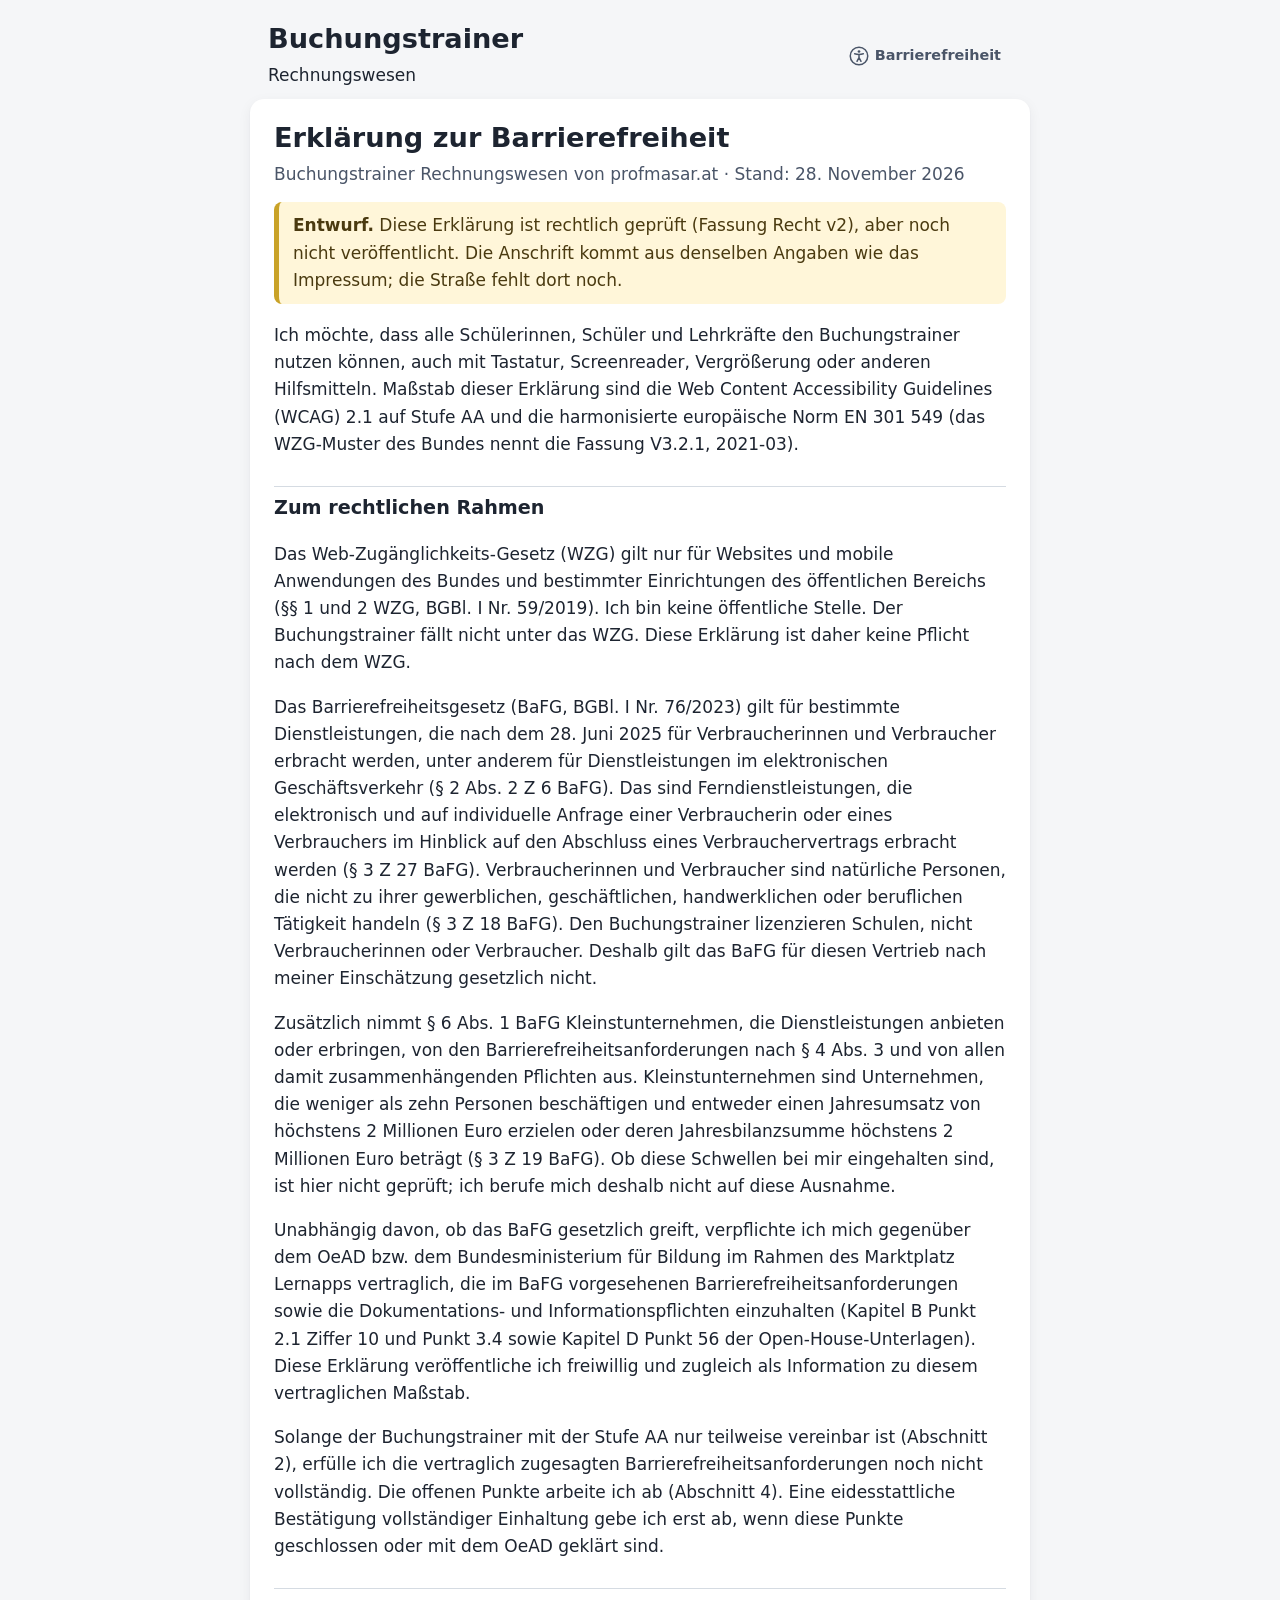
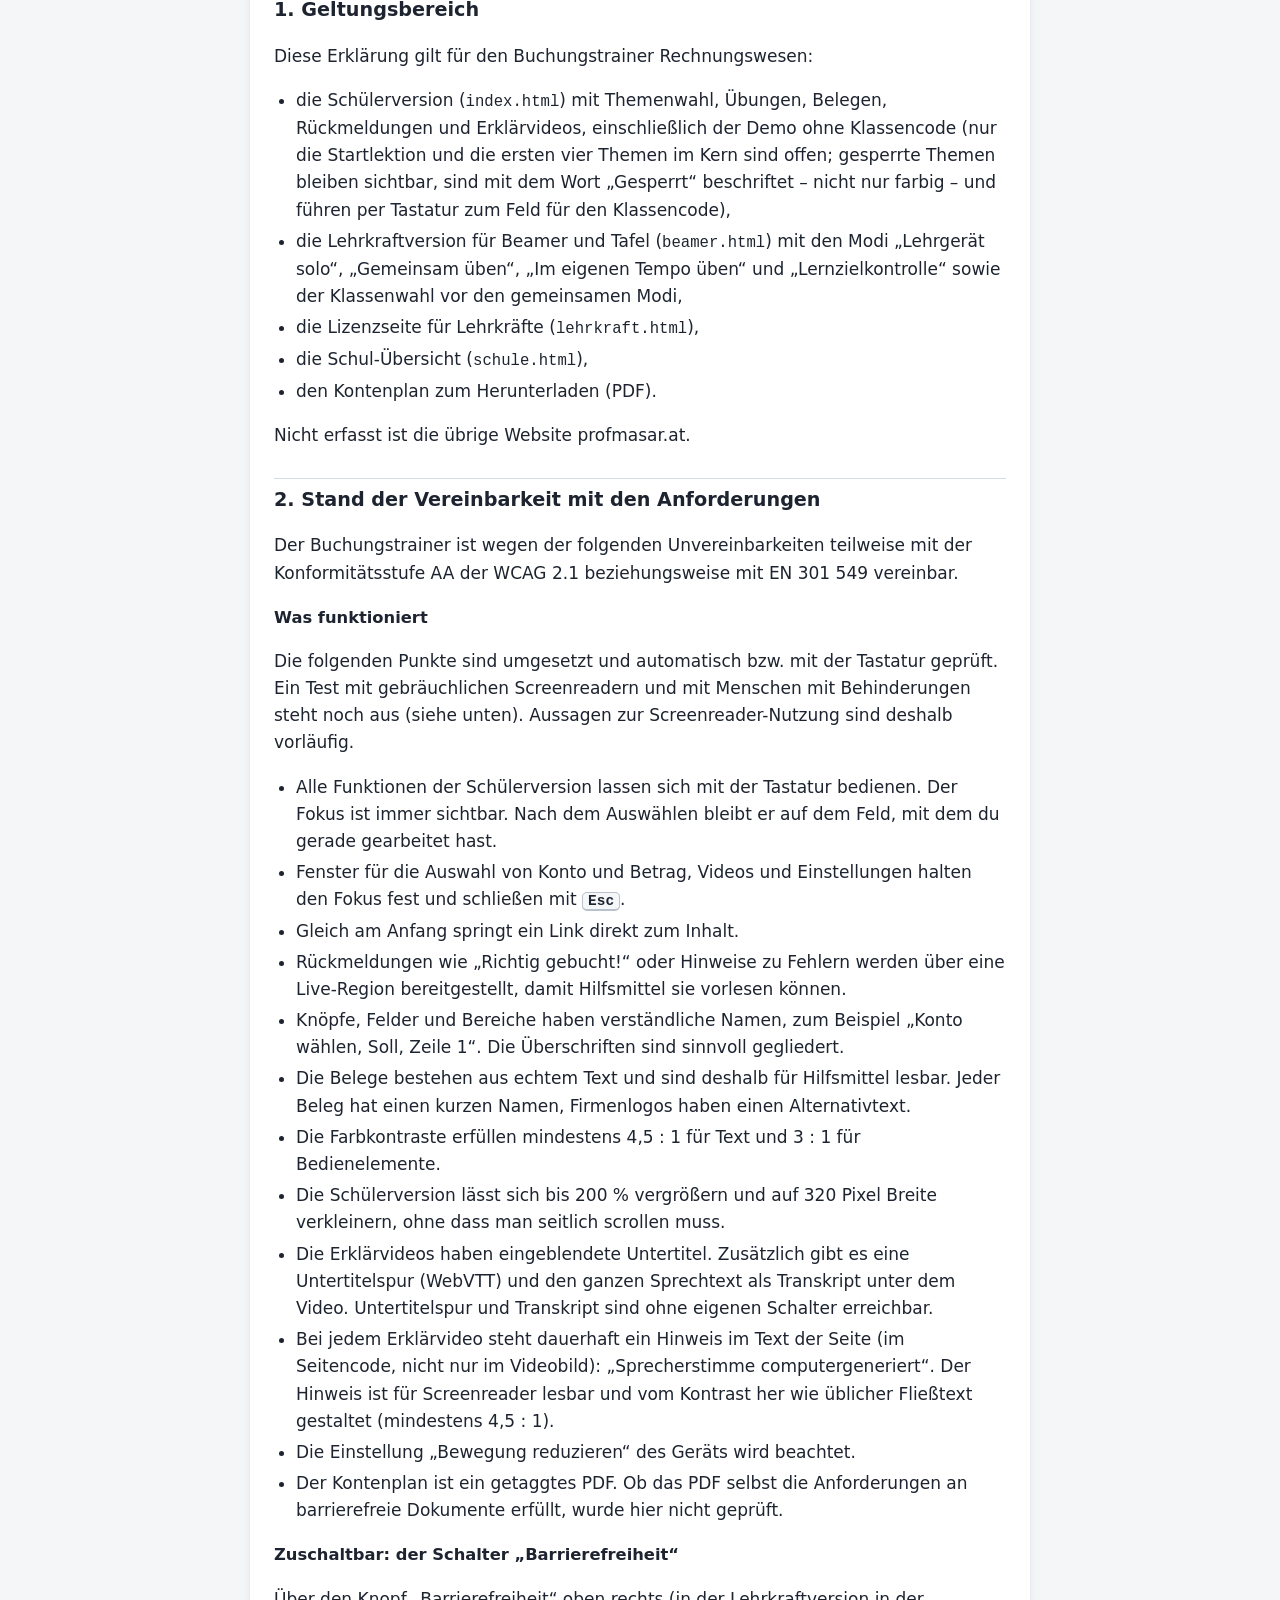
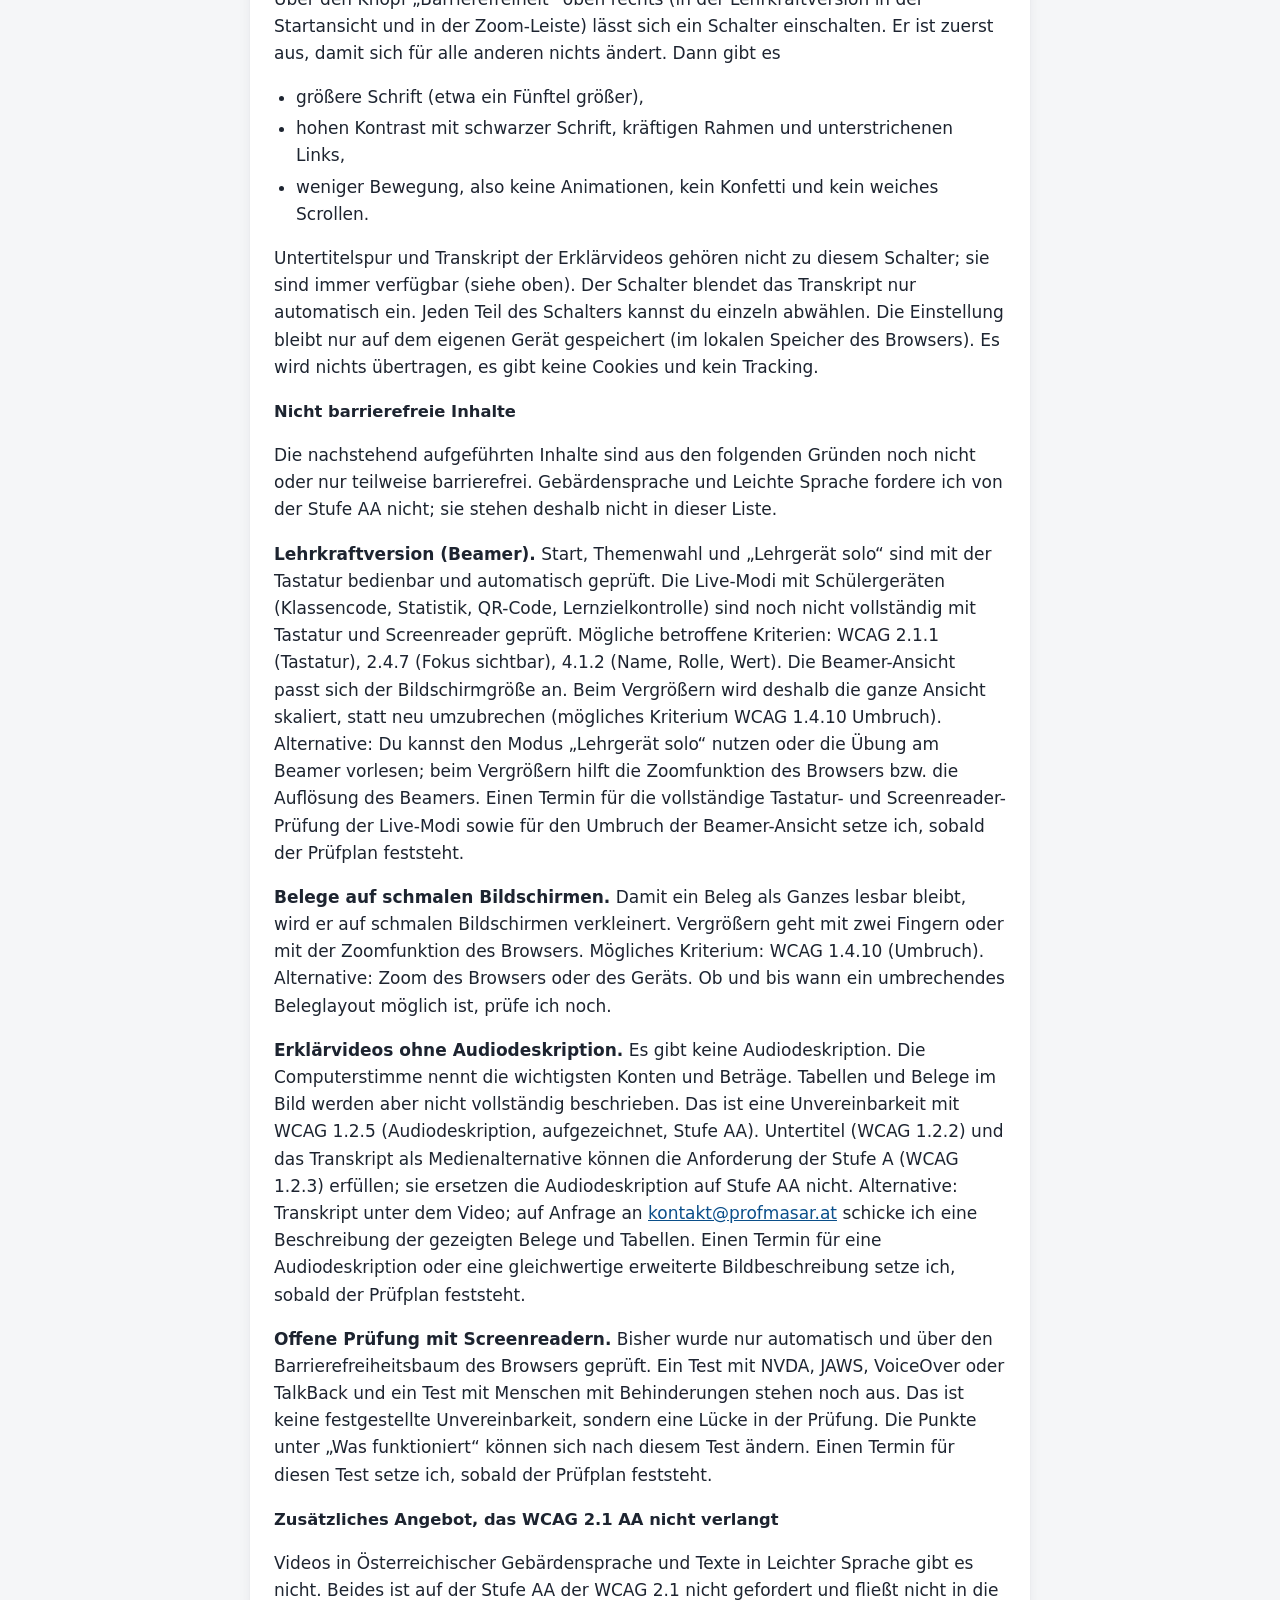
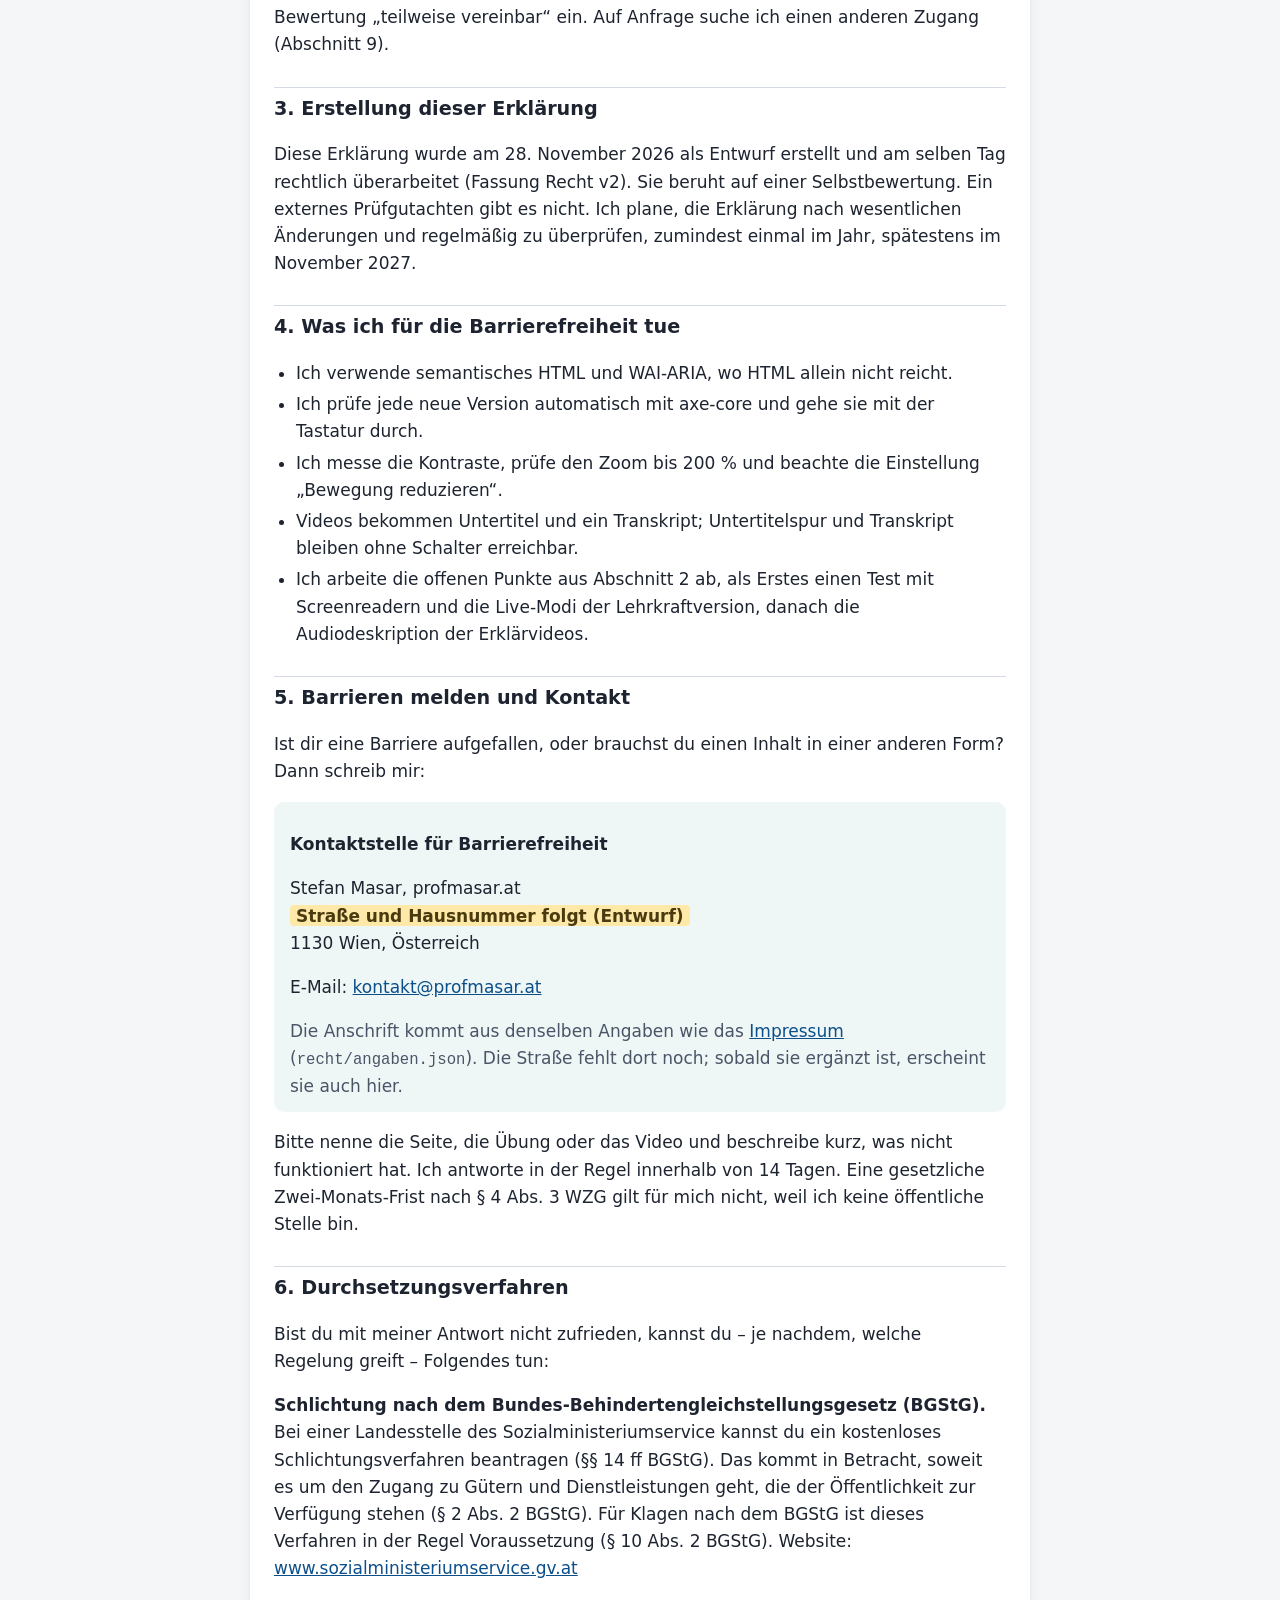
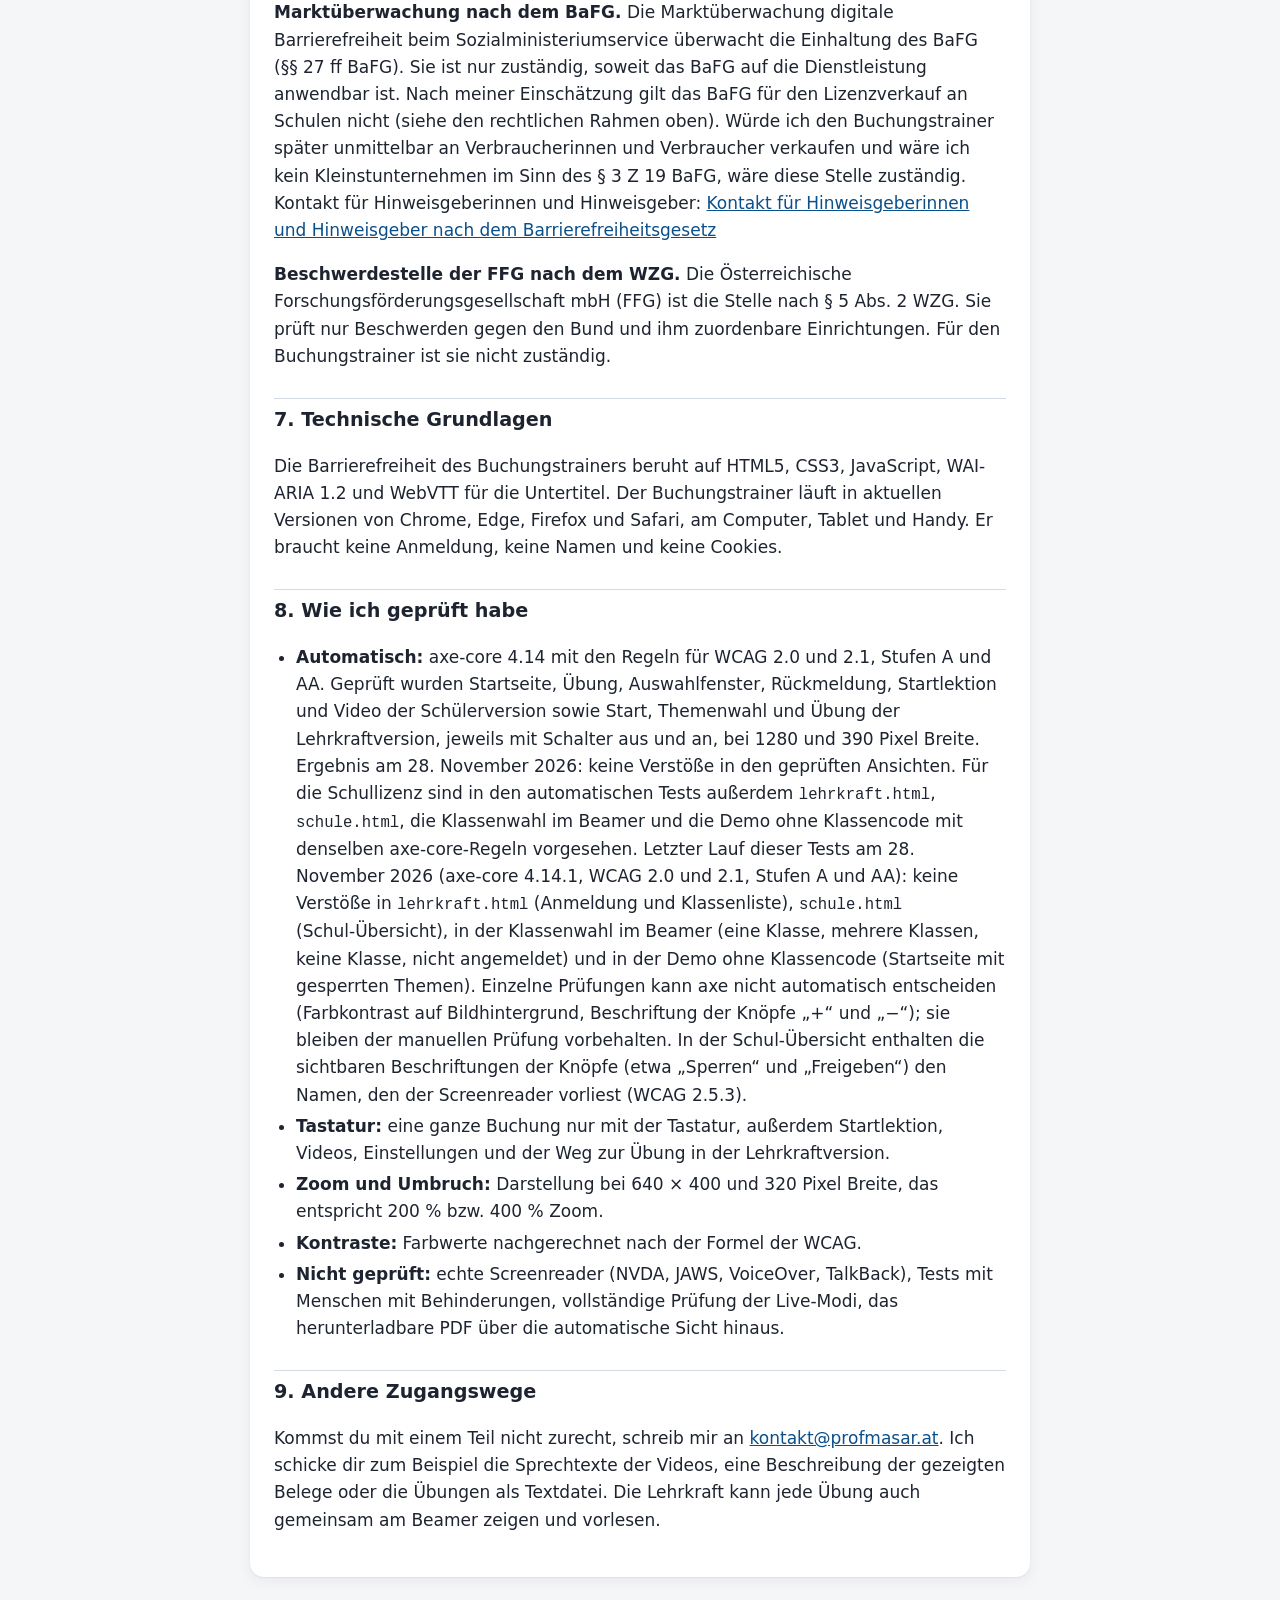
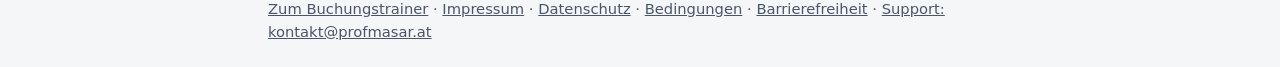
<file: barrierefreiheit.html>
<!DOCTYPE html>
<html lang="de-AT">
<head>
<meta charset="utf-8">
<meta name="viewport" content="width=device-width, initial-scale=1">
<meta name="robots" content="noindex">
<title>Erklärung zur Barrierefreiheit – Buchungstrainer Rechnungswesen</title>
<style>
:root{--text:#1d2430;--muted:#4a5568;--accent:#1d5f63;--line:#d5dbe2;--bg:#f5f6f8;--warn-bg:#fff6d9;--warn-text:#4a3a10;--warn-border:#c9a227}
*{box-sizing:border-box}
body{margin:0;background:var(--bg);color:var(--text);font:17px/1.6 system-ui,-apple-system,"Segoe UI",Roboto,"Helvetica Neue",Arial,sans-serif}
.skip{position:absolute;left:12px;top:-100px;background:#fff;border:3px solid var(--accent);padding:8px 14px;border-radius:8px;color:var(--text);font-weight:700}
.skip:focus{top:12px}
header,main,footer{max-width:780px;margin:0 auto;padding:0 18px}
header{padding-top:22px}
.zurueck{display:inline-block;min-height:44px;padding:10px 0;color:var(--accent);font-weight:600}
main{background:#fff;border-radius:14px;padding:22px 24px 26px;margin-top:10px;margin-bottom:20px;box-shadow:0 1px 2px rgba(20,30,50,.06),0 4px 14px rgba(20,30,50,.06)}
h1{font-size:1.7rem;line-height:1.25;margin:0 0 6px}
h2{font-size:1.2rem;margin:28px 0 8px;padding-top:6px;border-top:1px solid var(--line)}
h3{font-size:1.02rem;margin:18px 0 6px}
p,li,address{max-width:70ch}
ul{padding-left:22px}
li{margin:4px 0}
.stand{color:var(--muted);margin:0 0 14px}
.entwurf{background:var(--warn-bg);color:var(--warn-text);border-left:5px solid var(--warn-border);border-radius:8px;padding:10px 14px;margin:12px 0 18px}
a{color:#0b4f8a}
a:focus-visible,summary:focus-visible{outline:3px solid var(--accent);outline-offset:2px}
.kontakt{background:#eef6f6;border-radius:10px;padding:12px 16px}
.kontakt address{font-style:normal;margin:0 0 8px}
.angabe-offen{display:inline;background:#ffe9a8;border-radius:4px;padding:.05em .35em;font-weight:650;color:#4a3a10}
footer{color:var(--muted);font-size:.92rem;padding-bottom:30px}
footer a{color:inherit}
code{font-family:ui-monospace,Consolas,monospace;font-size:.92em}
kbd{border:1px solid #b9c1cc;border-bottom-width:2px;border-radius:5px;padding:0 5px;font:600 .85em ui-monospace,monospace;background:#f6f7f9}
@media (max-width:480px){main{padding:18px 16px}h1{font-size:1.45rem}}
@media (prefers-reduced-motion:reduce){*{transition:none!important;animation:none!important}}
</style>
<link rel="stylesheet" href="bf.css?v=2026112823">
</head>
<body>
<a class="skip" href="#inhalt">Zum Inhalt springen</a>
<header class="top"><div class="wrap"><div class="top-zeile"><div class="top-titel"><h1>Buchungstrainer</h1><div class="ort">Rechnungswesen</div></div></div></div></header>
<main id="inhalt" tabindex="-1">
<h1>Erklärung zur Barrierefreiheit</h1>
<p class="stand">Buchungstrainer Rechnungswesen von profmasar.at · Stand: 28. November 2026</p>
<p class="entwurf"><b>Entwurf.</b> Diese Erklärung ist rechtlich geprüft (Fassung Recht v2), aber noch nicht veröffentlicht. Die Anschrift kommt aus denselben Angaben wie das Impressum; die Straße fehlt dort noch.</p>

<p>Ich möchte, dass alle Schülerinnen, Schüler und Lehrkräfte den Buchungstrainer nutzen können, auch mit Tastatur, Screenreader, Vergrößerung oder anderen Hilfsmitteln. Maßstab dieser Erklärung sind die Web Content Accessibility Guidelines (WCAG) 2.1 auf Stufe AA und die harmonisierte europäische Norm EN 301 549 (das WZG-Muster des Bundes nennt die Fassung V3.2.1, 2021-03).</p>

<h2 id="rahmen">Zum rechtlichen Rahmen</h2>
<p>Das Web-Zugänglichkeits-Gesetz (WZG) gilt nur für Websites und mobile Anwendungen des Bundes und bestimmter Einrichtungen des öffentlichen Bereichs (§§ 1 und 2 WZG, BGBl. I Nr. 59/2019). Ich bin keine öffentliche Stelle. Der Buchungstrainer fällt nicht unter das WZG. Diese Erklärung ist daher keine Pflicht nach dem WZG.</p>
<p>Das Barrierefreiheitsgesetz (BaFG, BGBl. I Nr. 76/2023) gilt für bestimmte Dienstleistungen, die nach dem 28. Juni 2025 für Verbraucherinnen und Verbraucher erbracht werden, unter anderem für Dienstleistungen im elektronischen Geschäftsverkehr (§ 2 Abs. 2 Z 6 BaFG). Das sind Ferndienstleistungen, die elektronisch und auf individuelle Anfrage einer Verbraucherin oder eines Verbrauchers im Hinblick auf den Abschluss eines Verbrauchervertrags erbracht werden (§ 3 Z 27 BaFG). Verbraucherinnen und Verbraucher sind natürliche Personen, die nicht zu ihrer gewerblichen, geschäftlichen, handwerklichen oder beruflichen Tätigkeit handeln (§ 3 Z 18 BaFG). Den Buchungstrainer lizenzieren Schulen, nicht Verbraucherinnen oder Verbraucher. Deshalb gilt das BaFG für diesen Vertrieb nach meiner Einschätzung gesetzlich nicht.</p>
<p>Zusätzlich nimmt § 6 Abs. 1 BaFG Kleinstunternehmen, die Dienstleistungen anbieten oder erbringen, von den Barrierefreiheitsanforderungen nach § 4 Abs. 3 und von allen damit zusammenhängenden Pflichten aus. Kleinstunternehmen sind Unternehmen, die weniger als zehn Personen beschäftigen und entweder einen Jahresumsatz von höchstens 2 Millionen Euro erzielen oder deren Jahresbilanzsumme höchstens 2 Millionen Euro beträgt (§ 3 Z 19 BaFG). Ob diese Schwellen bei mir eingehalten sind, ist hier nicht geprüft; ich berufe mich deshalb nicht auf diese Ausnahme.</p>
<p>Unabhängig davon, ob das BaFG gesetzlich greift, verpflichte ich mich gegenüber dem OeAD bzw. dem Bundesministerium für Bildung im Rahmen des Marktplatz Lernapps vertraglich, die im BaFG vorgesehenen Barrierefreiheitsanforderungen sowie die Dokumentations- und Informationspflichten einzuhalten (Kapitel B Punkt 2.1 Ziffer 10 und Punkt 3.4 sowie Kapitel D Punkt 56 der Open-House-Unterlagen). Diese Erklärung veröffentliche ich freiwillig und zugleich als Information zu diesem vertraglichen Maßstab.</p>
<p>Solange der Buchungstrainer mit der Stufe AA nur teilweise vereinbar ist (Abschnitt 2), erfülle ich die vertraglich zugesagten Barrierefreiheitsanforderungen noch nicht vollständig. Die offenen Punkte arbeite ich ab (Abschnitt 4). Eine eidesstattliche Bestätigung vollständiger Einhaltung gebe ich erst ab, wenn diese Punkte geschlossen oder mit dem OeAD geklärt sind.</p>

<h2 id="geltung">1. Geltungsbereich</h2>
<p>Diese Erklärung gilt für den Buchungstrainer Rechnungswesen:</p>
<ul>
<li>die Schülerversion (<code>index.html</code>) mit Themenwahl, Übungen, Belegen, Rückmeldungen und Erklärvideos, einschließlich der Demo ohne Klassencode (nur die Startlektion und die ersten vier Themen im Kern sind offen; gesperrte Themen bleiben sichtbar, sind mit dem Wort „Gesperrt“ beschriftet – nicht nur farbig – und führen per Tastatur zum Feld für den Klassencode),</li>
<li>die Lehrkraftversion für Beamer und Tafel (<code>beamer.html</code>) mit den Modi „Lehrgerät solo“, „Gemeinsam üben“, „Im eigenen Tempo üben“ und „Lernzielkontrolle“ sowie der Klassenwahl vor den gemeinsamen Modi,</li>
<li>die Lizenzseite für Lehrkräfte (<code>lehrkraft.html</code>),</li>
<li>die Schul-Übersicht (<code>schule.html</code>),</li>
<li>den Kontenplan zum Herunterladen (PDF).</li>
</ul>
<p>Nicht erfasst ist die übrige Website profmasar.at.</p>

<h2 id="stand">2. Stand der Vereinbarkeit mit den Anforderungen</h2>
<p>Der Buchungstrainer ist wegen der folgenden Unvereinbarkeiten teilweise mit der Konformitätsstufe AA der WCAG 2.1 beziehungsweise mit EN 301 549 vereinbar.</p>

<h3>Was funktioniert</h3>
<p>Die folgenden Punkte sind umgesetzt und automatisch bzw. mit der Tastatur geprüft. Ein Test mit gebräuchlichen Screenreadern und mit Menschen mit Behinderungen steht noch aus (siehe unten). Aussagen zur Screenreader-Nutzung sind deshalb vorläufig.</p>
<ul>
<li>Alle Funktionen der Schülerversion lassen sich mit der Tastatur bedienen. Der Fokus ist immer sichtbar. Nach dem Auswählen bleibt er auf dem Feld, mit dem du gerade gearbeitet hast.</li>
<li>Fenster für die Auswahl von Konto und Betrag, Videos und Einstellungen halten den Fokus fest und schließen mit <kbd>Esc</kbd>.</li>
<li>Gleich am Anfang springt ein Link direkt zum Inhalt.</li>
<li>Rückmeldungen wie „Richtig gebucht!“ oder Hinweise zu Fehlern werden über eine Live-Region bereitgestellt, damit Hilfsmittel sie vorlesen können.</li>
<li>Knöpfe, Felder und Bereiche haben verständliche Namen, zum Beispiel „Konto wählen, Soll, Zeile 1“. Die Überschriften sind sinnvoll gegliedert.</li>
<li>Die Belege bestehen aus echtem Text und sind deshalb für Hilfsmittel lesbar. Jeder Beleg hat einen kurzen Namen, Firmenlogos haben einen Alternativtext.</li>
<li>Die Farbkontraste erfüllen mindestens 4,5 : 1 für Text und 3 : 1 für Bedienelemente.</li>
<li>Die Schülerversion lässt sich bis 200 % vergrößern und auf 320 Pixel Breite verkleinern, ohne dass man seitlich scrollen muss.</li>
<li>Die Erklärvideos haben eingeblendete Untertitel. Zusätzlich gibt es eine Untertitelspur (WebVTT) und den ganzen Sprechtext als Transkript unter dem Video. Untertitelspur und Transkript sind ohne eigenen Schalter erreichbar.</li>
<li>Bei jedem Erklärvideo steht dauerhaft ein Hinweis im Text der Seite (im Seitencode, nicht nur im Videobild): „Sprecherstimme computergeneriert“. Der Hinweis ist für Screenreader lesbar und vom Kontrast her wie üblicher Fließtext gestaltet (mindestens 4,5 : 1).</li>
<li>Die Einstellung „Bewegung reduzieren“ des Geräts wird beachtet.</li>
<li>Der Kontenplan ist ein getaggtes PDF. Ob das PDF selbst die Anforderungen an barrierefreie Dokumente erfüllt, wurde hier nicht geprüft.</li>
</ul>

<h3>Zuschaltbar: der Schalter „Barrierefreiheit“</h3>
<p>Über den Knopf „Barrierefreiheit“ oben rechts (in der Lehrkraftversion in der Startansicht und in der Zoom-Leiste) lässt sich ein Schalter einschalten. Er ist zuerst aus, damit sich für alle anderen nichts ändert. Dann gibt es</p>
<ul>
<li>größere Schrift (etwa ein Fünftel größer),</li>
<li>hohen Kontrast mit schwarzer Schrift, kräftigen Rahmen und unterstrichenen Links,</li>
<li>weniger Bewegung, also keine Animationen, kein Konfetti und kein weiches Scrollen.</li>
</ul>
<p>Untertitelspur und Transkript der Erklärvideos gehören nicht zu diesem Schalter; sie sind immer verfügbar (siehe oben). Der Schalter blendet das Transkript nur automatisch ein. Jeden Teil des Schalters kannst du einzeln abwählen. Die Einstellung bleibt nur auf dem eigenen Gerät gespeichert (im lokalen Speicher des Browsers). Es wird nichts übertragen, es gibt keine Cookies und kein Tracking.</p>

<h3 id="nicht-barrierefrei">Nicht barrierefreie Inhalte</h3>
<p>Die nachstehend aufgeführten Inhalte sind aus den folgenden Gründen noch nicht oder nur teilweise barrierefrei. Gebärdensprache und Leichte Sprache fordere ich von der Stufe AA nicht; sie stehen deshalb nicht in dieser Liste.</p>
<p><b>Lehrkraftversion (Beamer).</b> Start, Themenwahl und „Lehrgerät solo“ sind mit der Tastatur bedienbar und automatisch geprüft. Die Live-Modi mit Schülergeräten (Klassencode, Statistik, QR-Code, Lernzielkontrolle) sind noch nicht vollständig mit Tastatur und Screenreader geprüft. Mögliche betroffene Kriterien: WCAG 2.1.1 (Tastatur), 2.4.7 (Fokus sichtbar), 4.1.2 (Name, Rolle, Wert). Die Beamer-Ansicht passt sich der Bildschirmgröße an. Beim Vergrößern wird deshalb die ganze Ansicht skaliert, statt neu umzubrechen (mögliches Kriterium WCAG 1.4.10 Umbruch). Alternative: Du kannst den Modus „Lehrgerät solo“ nutzen oder die Übung am Beamer vorlesen; beim Vergrößern hilft die Zoomfunktion des Browsers bzw. die Auflösung des Beamers. Einen Termin für die vollständige Tastatur- und Screenreader-Prüfung der Live-Modi sowie für den Umbruch der Beamer-Ansicht setze ich, sobald der Prüfplan feststeht.</p>
<p><b>Belege auf schmalen Bildschirmen.</b> Damit ein Beleg als Ganzes lesbar bleibt, wird er auf schmalen Bildschirmen verkleinert. Vergrößern geht mit zwei Fingern oder mit der Zoomfunktion des Browsers. Mögliches Kriterium: WCAG 1.4.10 (Umbruch). Alternative: Zoom des Browsers oder des Geräts. Ob und bis wann ein umbrechendes Beleglayout möglich ist, prüfe ich noch.</p>
<p><b>Erklärvideos ohne Audiodeskription.</b> Es gibt keine Audiodeskription. Die Computerstimme nennt die wichtigsten Konten und Beträge. Tabellen und Belege im Bild werden aber nicht vollständig beschrieben. Das ist eine Unvereinbarkeit mit WCAG 1.2.5 (Audiodeskription, aufgezeichnet, Stufe AA). Untertitel (WCAG 1.2.2) und das Transkript als Medienalternative können die Anforderung der Stufe A (WCAG 1.2.3) erfüllen; sie ersetzen die Audiodeskription auf Stufe AA nicht. Alternative: Transkript unter dem Video; auf Anfrage an <a href="mailto:kontakt@profmasar.at">kontakt@profmasar.at</a> schicke ich eine Beschreibung der gezeigten Belege und Tabellen. Einen Termin für eine Audiodeskription oder eine gleichwertige erweiterte Bildbeschreibung setze ich, sobald der Prüfplan feststeht.</p>
<p><b>Offene Prüfung mit Screenreadern.</b> Bisher wurde nur automatisch und über den Barrierefreiheitsbaum des Browsers geprüft. Ein Test mit NVDA, JAWS, VoiceOver oder TalkBack und ein Test mit Menschen mit Behinderungen stehen noch aus. Das ist keine festgestellte Unvereinbarkeit, sondern eine Lücke in der Prüfung. Die Punkte unter „Was funktioniert“ können sich nach diesem Test ändern. Einen Termin für diesen Test setze ich, sobald der Prüfplan feststeht.</p>

<h3>Zusätzliches Angebot, das WCAG 2.1 AA nicht verlangt</h3>
<p>Videos in Österreichischer Gebärdensprache und Texte in Leichter Sprache gibt es nicht. Beides ist auf der Stufe AA der WCAG 2.1 nicht gefordert und fließt nicht in die Bewertung „teilweise vereinbar“ ein. Auf Anfrage suche ich einen anderen Zugang (Abschnitt 9).</p>

<h2 id="erstellung">3. Erstellung dieser Erklärung</h2>
<p>Diese Erklärung wurde am 28. November 2026 als Entwurf erstellt und am selben Tag rechtlich überarbeitet (Fassung Recht v2). Sie beruht auf einer Selbstbewertung. Ein externes Prüfgutachten gibt es nicht. Ich plane, die Erklärung nach wesentlichen Änderungen und regelmäßig zu überprüfen, zumindest einmal im Jahr, spätestens im November 2027.</p>

<h2 id="massnahmen">4. Was ich für die Barrierefreiheit tue</h2>
<ul>
<li>Ich verwende semantisches HTML und WAI-ARIA, wo HTML allein nicht reicht.</li>
<li>Ich prüfe jede neue Version automatisch mit axe-core und gehe sie mit der Tastatur durch.</li>
<li>Ich messe die Kontraste, prüfe den Zoom bis 200 % und beachte die Einstellung „Bewegung reduzieren“.</li>
<li>Videos bekommen Untertitel und ein Transkript; Untertitelspur und Transkript bleiben ohne Schalter erreichbar.</li>
<li>Ich arbeite die offenen Punkte aus Abschnitt 2 ab, als Erstes einen Test mit Screenreadern und die Live-Modi der Lehrkraftversion, danach die Audiodeskription der Erklärvideos.</li>
</ul>

<h2 id="kontakt">5. Barrieren melden und Kontakt</h2>
<p>Ist dir eine Barriere aufgefallen, oder brauchst du einen Inhalt in einer anderen Form? Dann schreib mir:</p>
<div class="kontakt">
<p><b>Kontaktstelle für Barrierefreiheit</b></p>
<address id="bf-anschrift">
  <span data-feld="name">Stefan Masar</span>, profmasar.at<br>
  <span data-feld="strasse" class="angabe-offen">Straße und Hausnummer folgt (Entwurf)</span><br>
  <span data-feld="ort">1130 Wien, Österreich</span>
</address>
<p>E-Mail: <a href="mailto:kontakt@profmasar.at?subject=Barrierefreiheit%20Buchungstrainer">kontakt@profmasar.at</a></p>
<p class="stand" style="margin:0">Die Anschrift kommt aus denselben Angaben wie das <a href="impressum.html">Impressum</a> (<code>recht/angaben.json</code>). Die Straße fehlt dort noch; sobald sie ergänzt ist, erscheint sie auch hier.</p>
</div>
<p>Bitte nenne die Seite, die Übung oder das Video und beschreibe kurz, was nicht funktioniert hat. Ich antworte in der Regel innerhalb von 14 Tagen. Eine gesetzliche Zwei-Monats-Frist nach § 4 Abs. 3 WZG gilt für mich nicht, weil ich keine öffentliche Stelle bin.</p>

<h2 id="durchsetzung">6. Durchsetzungsverfahren</h2>
<p>Bist du mit meiner Antwort nicht zufrieden, kannst du – je nachdem, welche Regelung greift – Folgendes tun:</p>
<p><b>Schlichtung nach dem Bundes-Behindertengleichstellungsgesetz (BGStG).</b> Bei einer Landesstelle des Sozialministeriumservice kannst du ein kostenloses Schlichtungsverfahren beantragen (§§ 14 ff BGStG). Das kommt in Betracht, soweit es um den Zugang zu Gütern und Dienstleistungen geht, die der Öffentlichkeit zur Verfügung stehen (§ 2 Abs. 2 BGStG). Für Klagen nach dem BGStG ist dieses Verfahren in der Regel Voraussetzung (§ 10 Abs. 2 BGStG). Website: <a href="https://www.sozialministeriumservice.gv.at/">www.sozialministeriumservice.gv.at</a></p>
<p><b>Marktüberwachung nach dem BaFG.</b> Die Marktüberwachung digitale Barrierefreiheit beim Sozialministeriumservice überwacht die Einhaltung des BaFG (§§ 27 ff BaFG). Sie ist nur zuständig, soweit das BaFG auf die Dienstleistung anwendbar ist. Nach meiner Einschätzung gilt das BaFG für den Lizenzverkauf an Schulen nicht (siehe den rechtlichen Rahmen oben). Würde ich den Buchungstrainer später unmittelbar an Verbraucherinnen und Verbraucher verkaufen und wäre ich kein Kleinstunternehmen im Sinn des § 3 Z 19 BaFG, wäre diese Stelle zuständig. Kontakt für Hinweisgeberinnen und Hinweisgeber: <a href="https://www.sozialministeriumservice.gv.at/Marktueberwachung_digitale_Barrierefreiheit/Informationen_fuer_Verbraucherinnen/Kontakt-fuer-Hinweisgeberinnen-nach-Barrierefreiheitsgesetz/Kontakt-fuer-Hinweisgeber-innen-nach-Barrierefre.de.html">Kontakt für Hinweisgeberinnen und Hinweisgeber nach dem Barrierefreiheitsgesetz</a></p>
<p><b>Beschwerdestelle der FFG nach dem WZG.</b> Die Österreichische Forschungsförderungsgesellschaft mbH (FFG) ist die Stelle nach § 5 Abs. 2 WZG. Sie prüft nur Beschwerden gegen den Bund und ihm zuordenbare Einrichtungen. Für den Buchungstrainer ist sie nicht zuständig.</p>

<h2 id="technik">7. Technische Grundlagen</h2>
<p>Die Barrierefreiheit des Buchungstrainers beruht auf HTML5, CSS3, JavaScript, WAI-ARIA 1.2 und WebVTT für die Untertitel. Der Buchungstrainer läuft in aktuellen Versionen von Chrome, Edge, Firefox und Safari, am Computer, Tablet und Handy. Er braucht keine Anmeldung, keine Namen und keine Cookies.</p>

<h2 id="methoden">8. Wie ich geprüft habe</h2>
<ul>
<li><b>Automatisch:</b> axe-core 4.14 mit den Regeln für WCAG 2.0 und 2.1, Stufen A und AA. Geprüft wurden Startseite, Übung, Auswahlfenster, Rückmeldung, Startlektion und Video der Schülerversion sowie Start, Themenwahl und Übung der Lehrkraftversion, jeweils mit Schalter aus und an, bei 1280 und 390 Pixel Breite. Ergebnis am 28. November 2026: keine Verstöße in den geprüften Ansichten. Für die Schullizenz sind in den automatischen Tests außerdem <code>lehrkraft.html</code>, <code>schule.html</code>, die Klassenwahl im Beamer und die Demo ohne Klassencode mit denselben axe-core-Regeln vorgesehen. Letzter Lauf dieser Tests am 28. November 2026 (axe-core 4.14.1, WCAG 2.0 und 2.1, Stufen A und AA): keine Verstöße in <code>lehrkraft.html</code> (Anmeldung und Klassenliste), <code>schule.html</code> (Schul-Übersicht), in der Klassenwahl im Beamer (eine Klasse, mehrere Klassen, keine Klasse, nicht angemeldet) und in der Demo ohne Klassencode (Startseite mit gesperrten Themen). Einzelne Prüfungen kann axe nicht automatisch entscheiden (Farbkontrast auf Bildhintergrund, Beschriftung der Knöpfe „+“ und „−“); sie bleiben der manuellen Prüfung vorbehalten. In der Schul-Übersicht enthalten die sichtbaren Beschriftungen der Knöpfe (etwa „Sperren“ und „Freigeben“) den Namen, den der Screenreader vorliest (WCAG 2.5.3).</li>
<li><b>Tastatur:</b> eine ganze Buchung nur mit der Tastatur, außerdem Startlektion, Videos, Einstellungen und der Weg zur Übung in der Lehrkraftversion.</li>
<li><b>Zoom und Umbruch:</b> Darstellung bei 640 × 400 und 320 Pixel Breite, das entspricht 200 % bzw. 400 % Zoom.</li>
<li><b>Kontraste:</b> Farbwerte nachgerechnet nach der Formel der WCAG.</li>
<li><b>Nicht geprüft:</b> echte Screenreader (NVDA, JAWS, VoiceOver, TalkBack), Tests mit Menschen mit Behinderungen, vollständige Prüfung der Live-Modi, das herunterladbare PDF über die automatische Sicht hinaus.</li>
</ul>

<h2 id="alternativen">9. Andere Zugangswege</h2>
<p>Kommst du mit einem Teil nicht zurecht, schreib mir an <a href="mailto:kontakt@profmasar.at">kontakt@profmasar.at</a>. Ich schicke dir zum Beispiel die Sprechtexte der Videos, eine Beschreibung der gezeigten Belege oder die Übungen als Textdatei. Die Lehrkraft kann jede Übung auch gemeinsam am Beamer zeigen und vorlesen.</p>
</main>
<footer><nav aria-label="Rechtliches und Support"><a href="index.html">Zum Buchungstrainer</a> · <a href="impressum.html">Impressum</a> · <a href="datenschutz.html">Datenschutz</a> · <a href="produktbeschreibung.html">Bedingungen</a> · <a href="barrierefreiheit.html" aria-current="page">Barrierefreiheit</a> · <a href="mailto:kontakt@profmasar.at">Support: kontakt@profmasar.at</a></nav></footer>
<script src="konfig.js?v=2026112823"></script>
<script src="bf.js?v=2026112823"></script>
<script>
(function () {
  "use strict";
  function zeigen(a) {
    if (!a || typeof a !== "object") return;
    var wurzel = document.getElementById("bf-anschrift");
    if (!wurzel) return;
    var name = wurzel.querySelector('[data-feld="name"]');
    var strasse = wurzel.querySelector('[data-feld="strasse"]');
    var ort = wurzel.querySelector('[data-feld="ort"]');
    if (name && a.name) name.textContent = a.name;
    var ortText = [a.plz_ort, a.land].filter(Boolean).join(", ");
    if (ort && ortText) ort.textContent = ortText;
    if (!strasse) return;
    if (a.strasse) {
      strasse.textContent = a.strasse;
      strasse.classList.remove("angabe-offen");
    } else {
      strasse.textContent = "Straße und Hausnummer folgt (Entwurf)";
      strasse.classList.add("angabe-offen");
    }
  }
  fetch("recht/angaben.json").then(function (r) { return r.ok ? r.json() : null; }).then(zeigen).catch(function () {});
})();
</script>
</body>
</html>
</file>
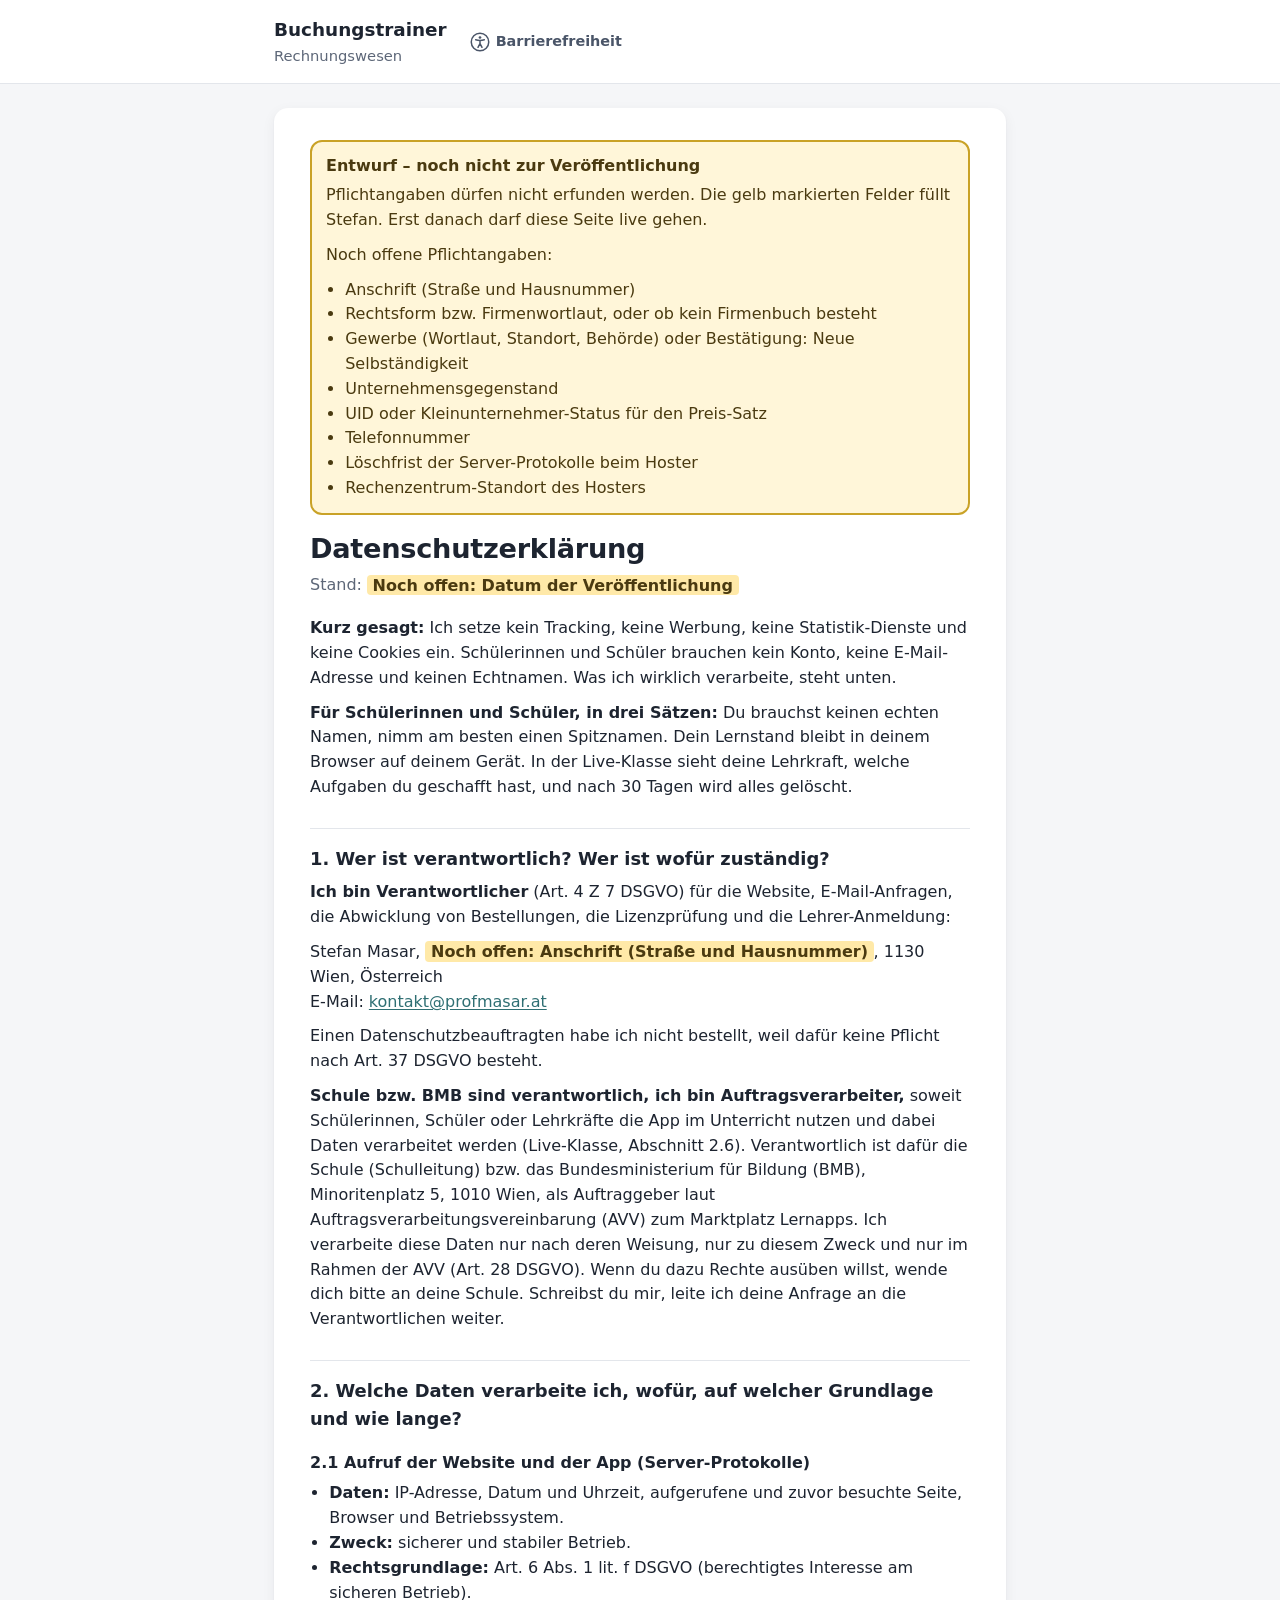
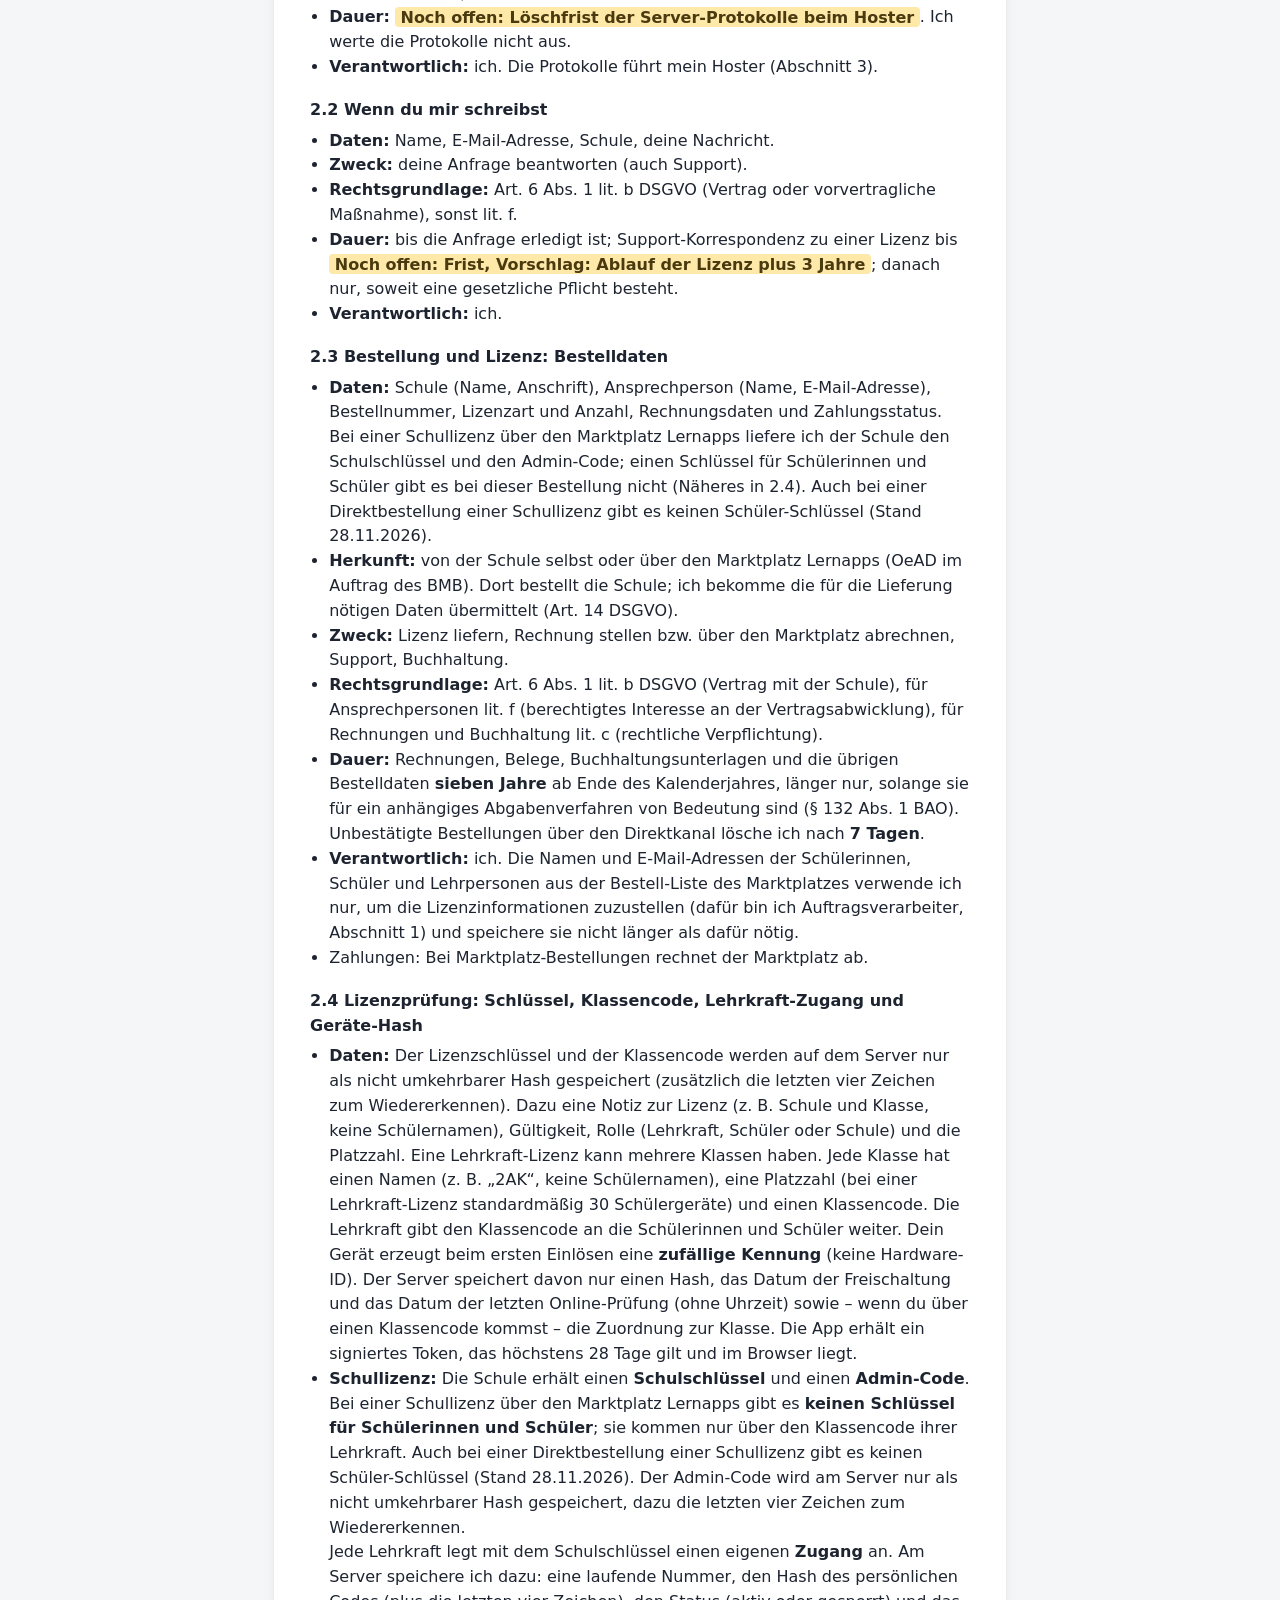
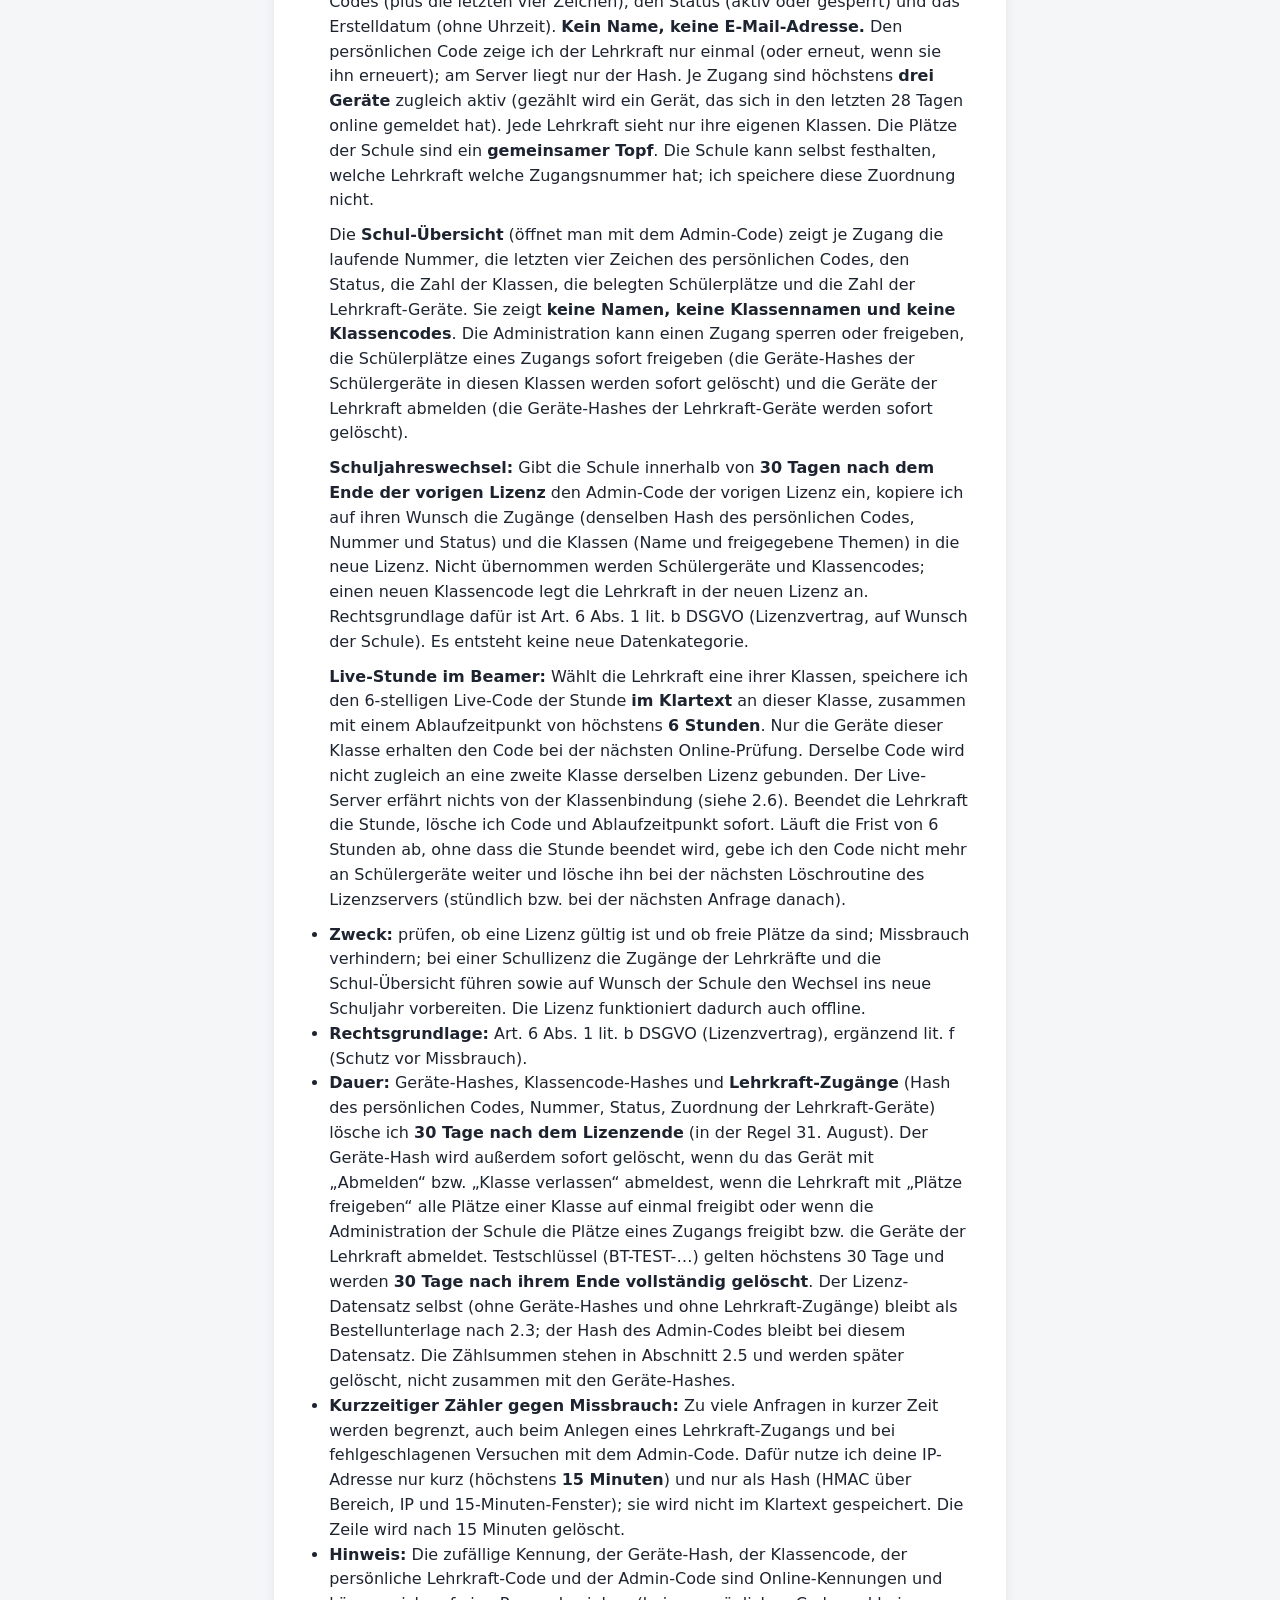
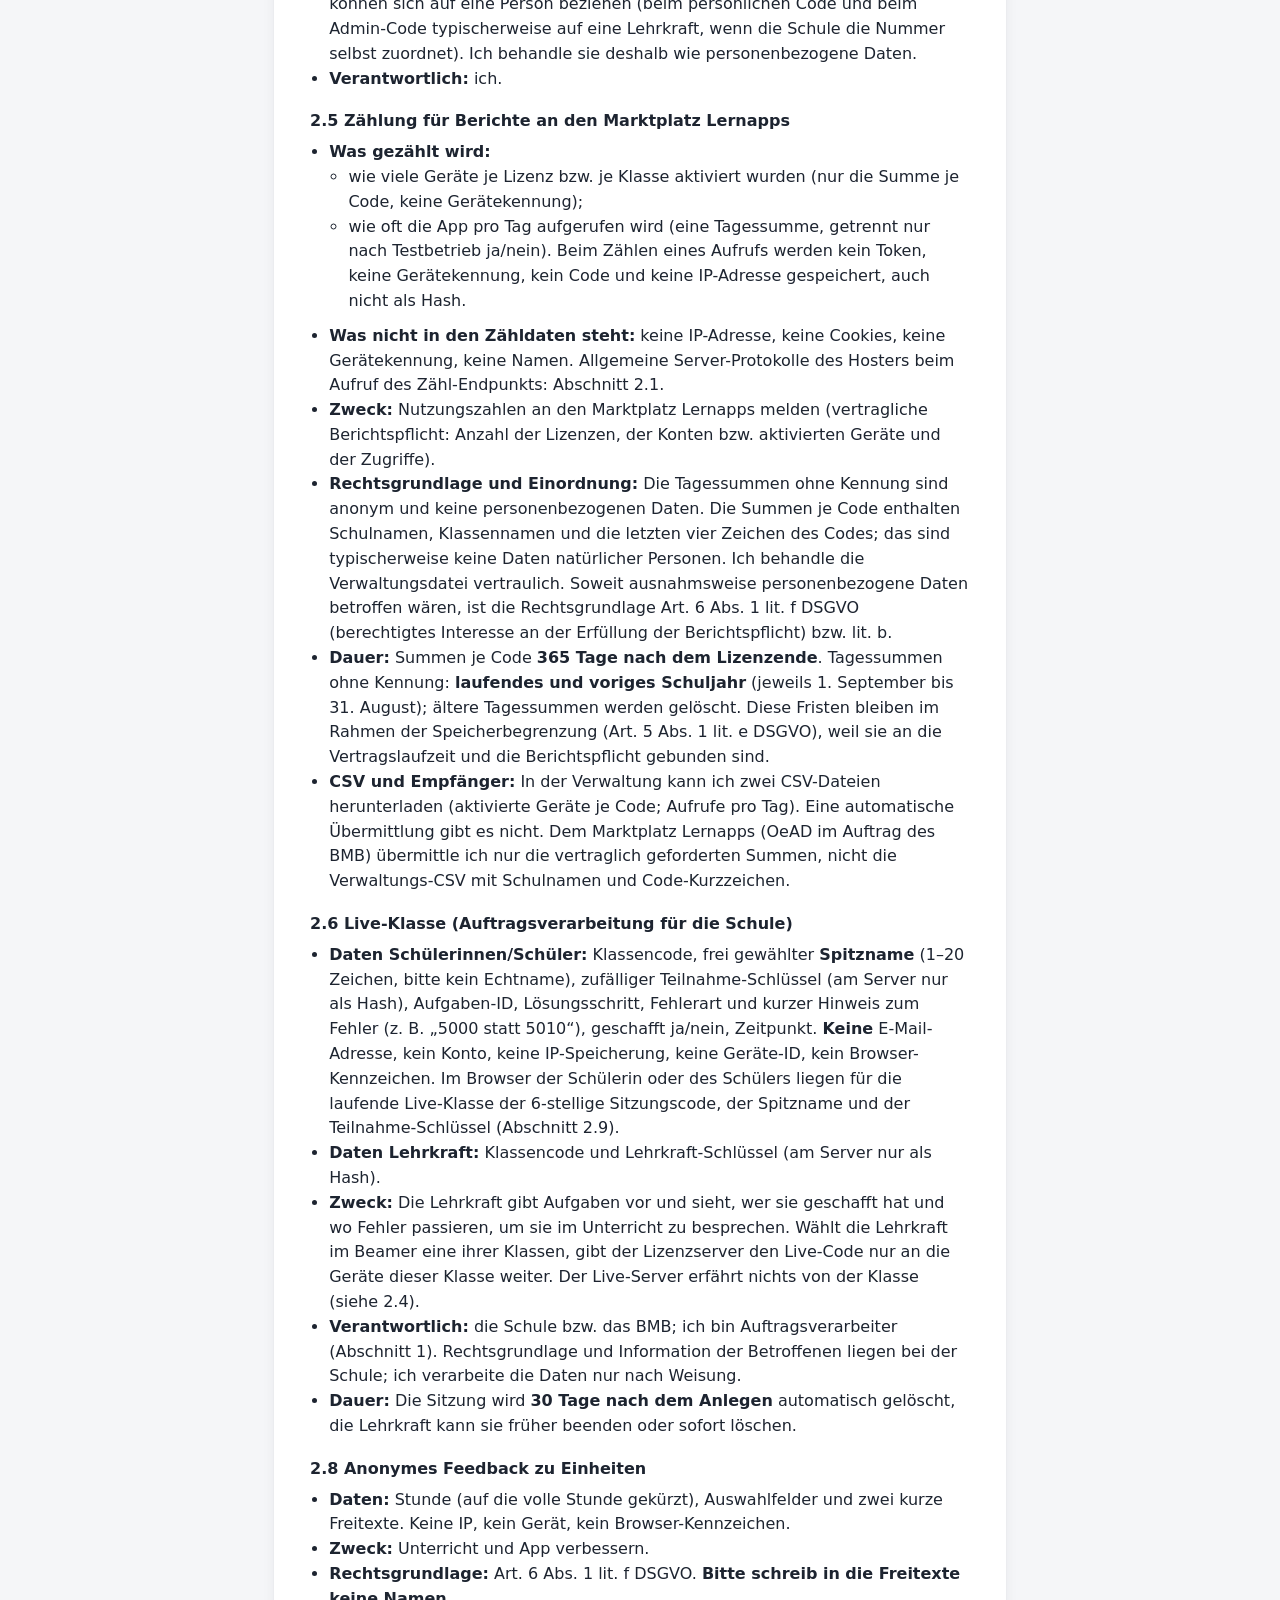
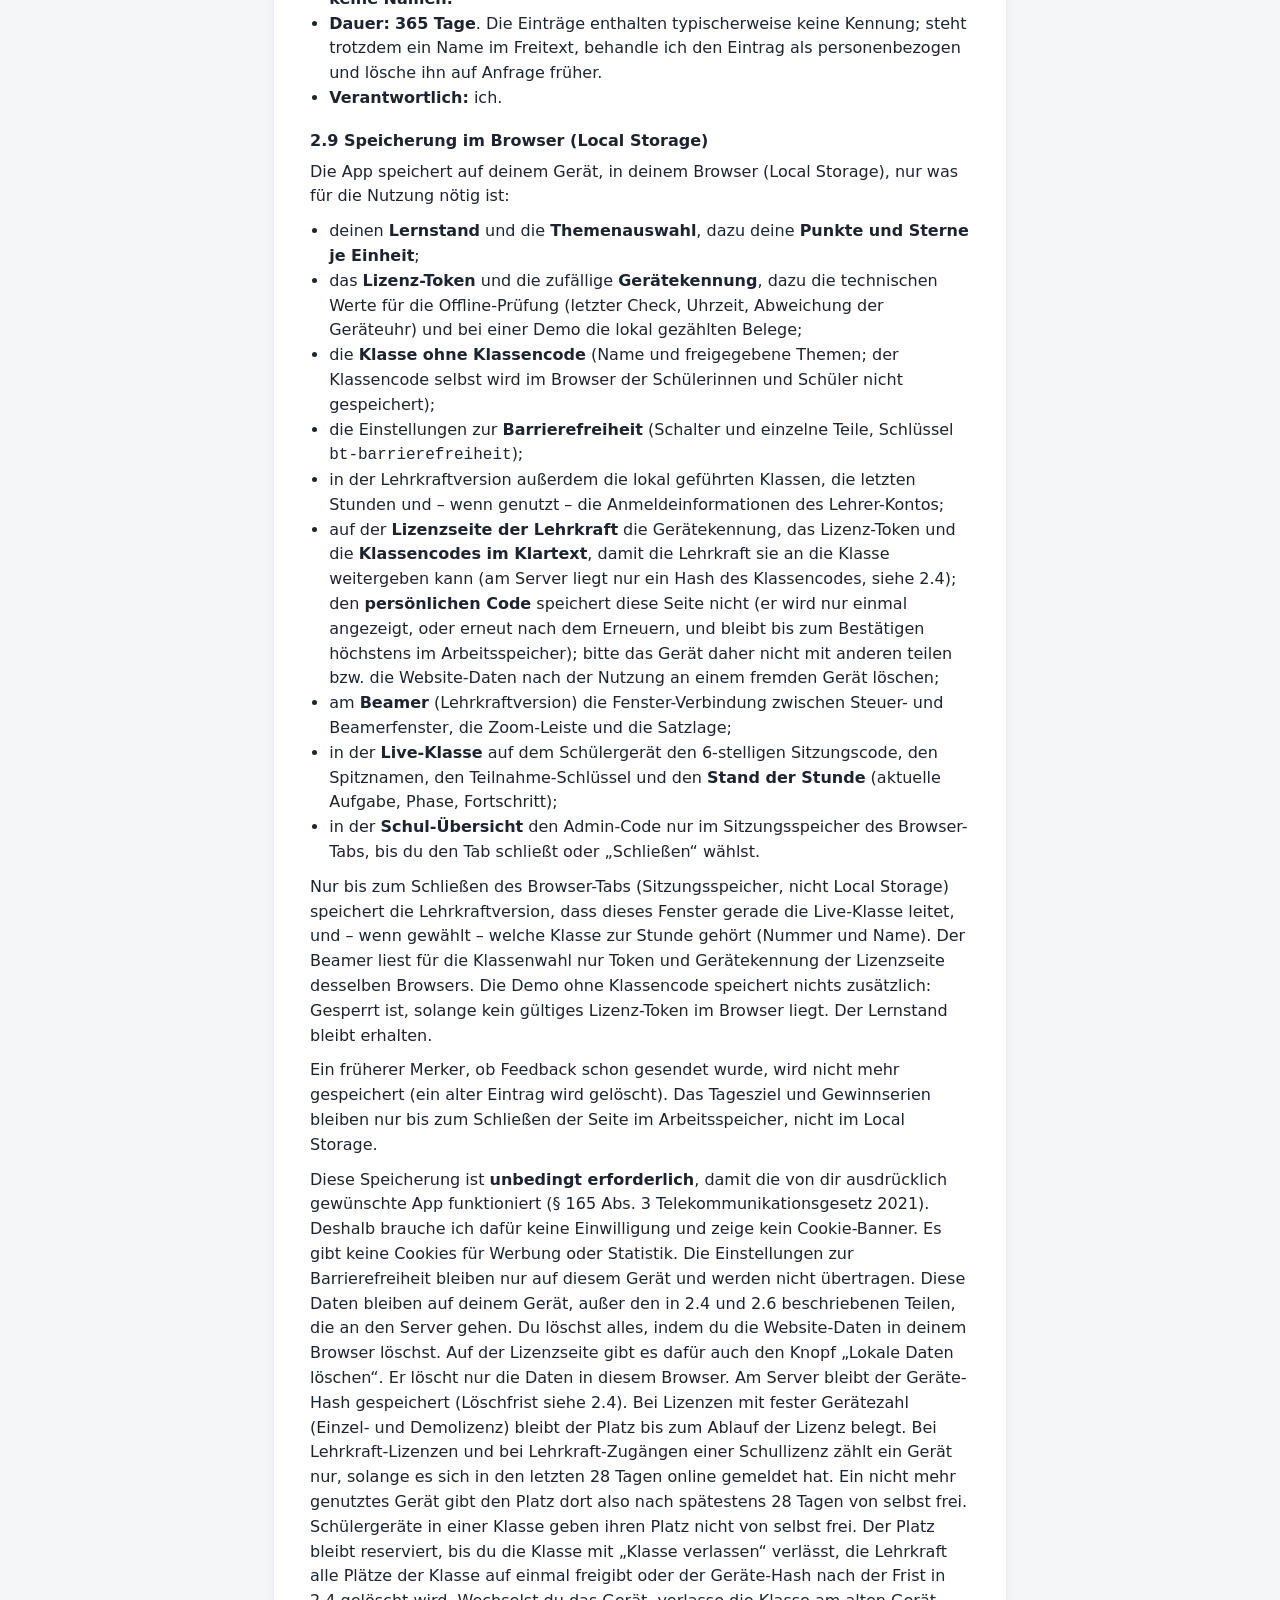
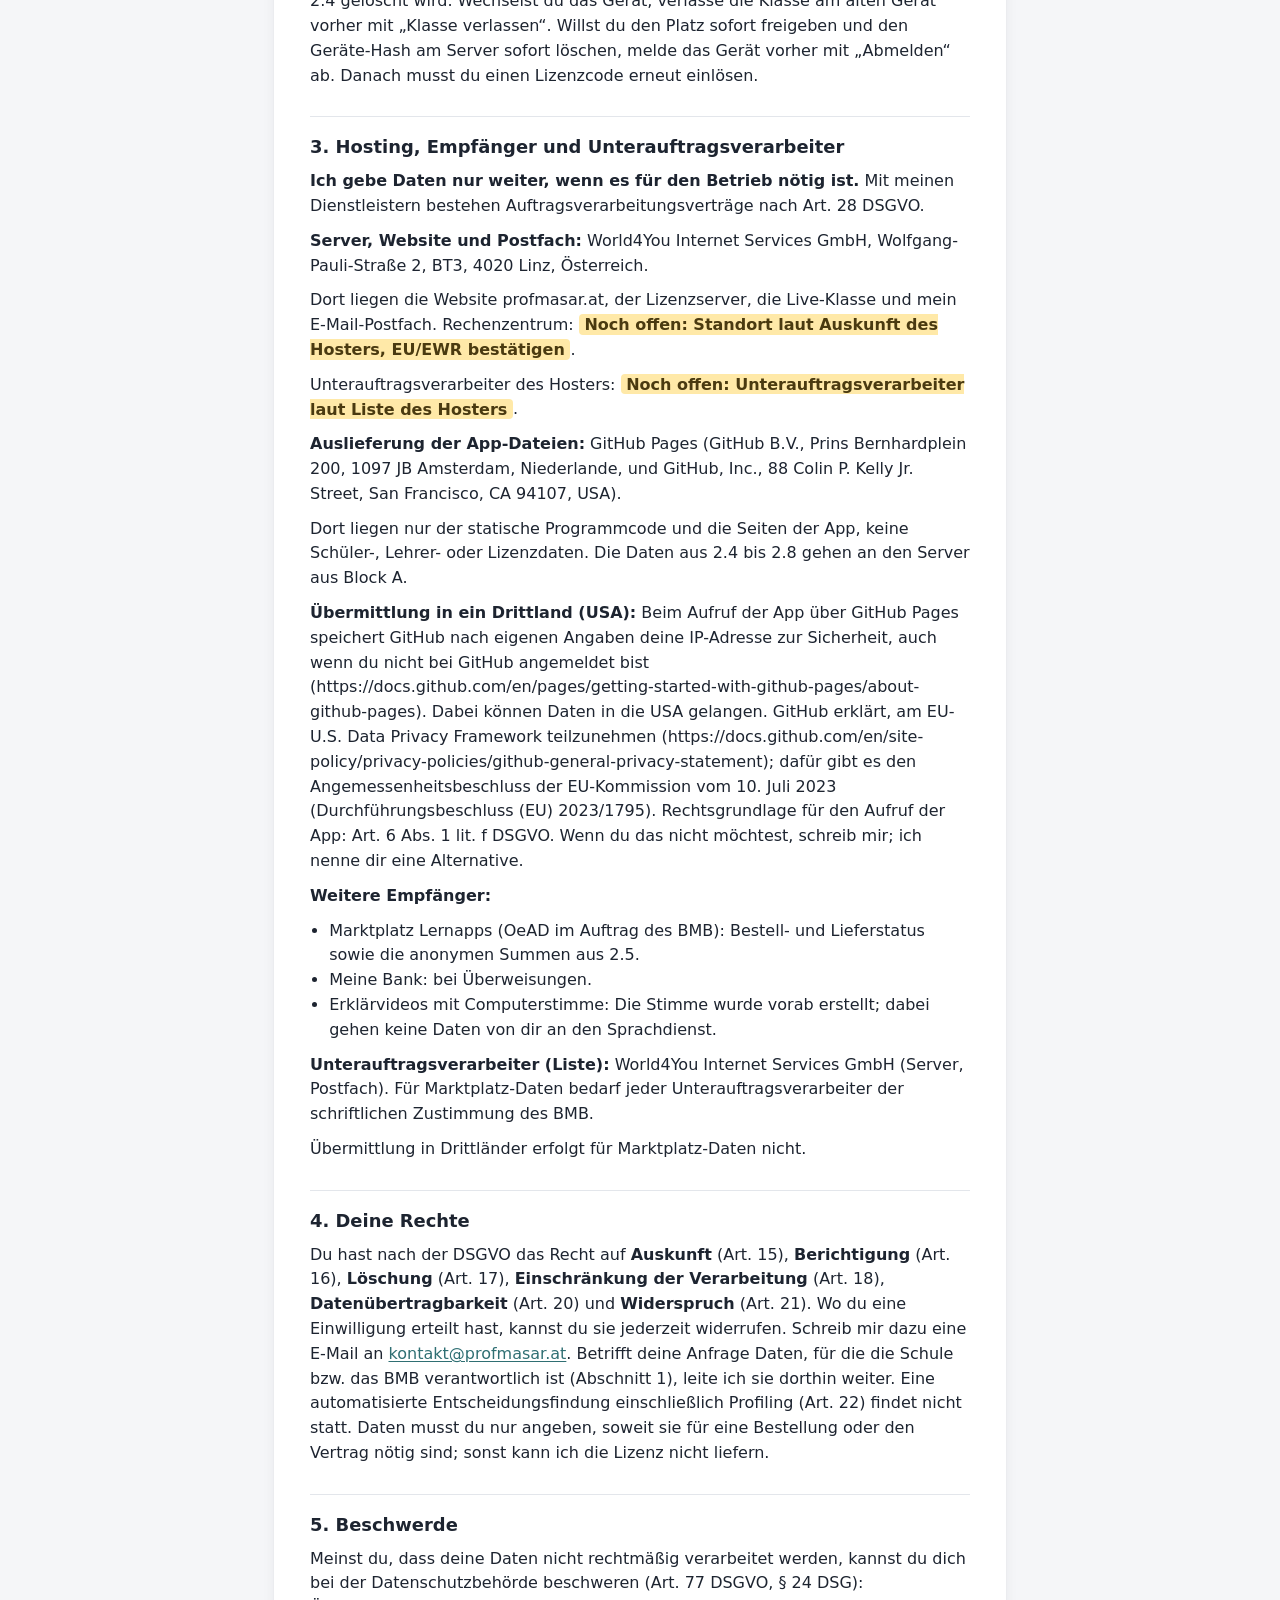
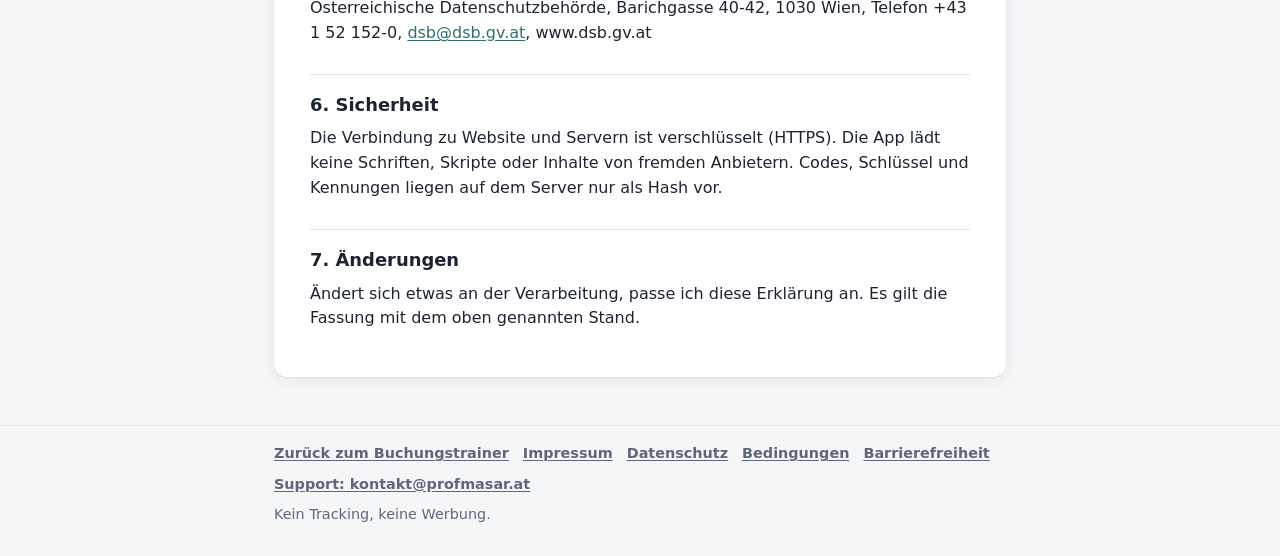
<file: datenschutz.html>
<!DOCTYPE html>
<html lang="de-AT">
<head>
<meta charset="utf-8">
<meta name="viewport" content="width=device-width, initial-scale=1, viewport-fit=cover">
<meta name="robots" content="noindex, nofollow">
<meta name="referrer" content="no-referrer">
<meta name="theme-color" content="#ffffff">
<title>Datenschutzerklärung – Entwurf</title>
<style>
:root{
  --bg:#f5f6f8; --card:#fff; --text:#1d2430; --muted:#5d6778; --line:#e3e6eb;
  --accent:#2f6f73; --accent-soft:#e6f1f1; --warn-bg:#fff6d9; --warn-text:#4a3a10; --warn-border:#c9a227;
}
*{box-sizing:border-box}
html{-webkit-text-size-adjust:100%}
body{margin:0;background:var(--bg);color:var(--text);
  font:16px/1.55 system-ui,-apple-system,"Segoe UI",Roboto,"Helvetica Neue",Arial,sans-serif}
a{color:var(--accent);text-underline-offset:2px}
a:focus-visible,button:focus-visible{outline:3px solid var(--accent);outline-offset:2px}
.skip{position:absolute;left:-999px;top:8px}
.skip:focus{left:12px;background:#fff;padding:8px 12px;z-index:9;border-radius:8px}
header.top{background:var(--card);border-bottom:1px solid var(--line)}
header.top .wrap,footer .wrap,main.wrap{max-width:760px;margin:0 auto;padding:16px 14px}
header.top .wrap{display:flex;flex-wrap:wrap;align-items:baseline;justify-content:space-between;gap:8px 16px}
header.top h1{font-size:1.15rem;margin:0;font-weight:700}
header.top .ort{color:var(--muted);font-size:.92rem}
nav.menu{display:flex;flex-wrap:wrap;gap:8px 14px}
nav.menu a{min-height:44px;display:inline-flex;align-items:center;font-weight:600}
main.wrap{padding:24px 14px 48px}
article.doc{background:var(--card);border-radius:14px;box-shadow:0 1px 2px rgba(20,30,50,.06),0 4px 14px rgba(20,30,50,.06);padding:22px 18px 28px}
h1.titel{font-size:1.7rem;line-height:1.2;margin:0 0 8px;letter-spacing:-.01em}
.sub{color:var(--muted);margin:0 0 18px}
h2{font-size:1.12rem;margin:28px 0 8px;padding-top:16px;border-top:1px solid var(--line)}
h3{font-size:1rem;margin:18px 0 6px}
p,address,ul{margin:0 0 10px}
address{font-style:normal}
ul{padding-left:1.2em}
.entwurf-banner{background:var(--warn-bg);color:var(--warn-text);border:2px solid var(--warn-border);
  border-radius:12px;padding:12px 14px;margin:0 0 18px}
.entwurf-banner strong{display:block;margin-bottom:4px}
.entwurf-banner ul{margin:8px 0 0}
.angabe-offen{display:inline;background:#ffe9a8;border-radius:4px;padding:.05em .35em;font-weight:650;color:#4a3a10}
footer{border-top:1px solid var(--line);color:var(--muted);font-size:.9rem}
footer .wrap{display:flex;flex-wrap:wrap;gap:8px 18px;align-items:center;justify-content:space-between;padding-bottom:32px}
footer nav{display:flex;flex-wrap:wrap;gap:8px 14px}
footer a{color:inherit;font-weight:600}
.small{font-size:.92rem;color:var(--muted)}
@media (min-width:700px){article.doc{padding:32px 36px 36px}}
</style>
<link rel="stylesheet" href="bf.css?v=2026112823">
</head>
<body>
<a class="skip" href="#inhalt">Zum Inhalt springen</a>
<header class="top">
  <div class="wrap">
    <div class="top-zeile">
      <div class="top-titel">
        <h1>Buchungstrainer</h1>
        <div class="ort">Rechnungswesen</div>
      </div>
    </div>
  </div>
</header>
<main id="inhalt" class="wrap">
<article class="doc">
<div class="entwurf-banner" role="status">
  <strong>Entwurf – noch nicht zur Veröffentlichung</strong>
  <p>Pflichtangaben dürfen nicht erfunden werden. Die gelb markierten Felder füllt Stefan. Erst danach darf diese Seite live gehen.</p>
  <p>Noch offene Pflichtangaben:</p><ul><li>Anschrift (Straße und Hausnummer)</li><li>Rechtsform bzw. Firmenwortlaut, oder ob kein Firmenbuch besteht</li><li>Gewerbe (Wortlaut, Standort, Behörde) oder Bestätigung: Neue Selbständigkeit</li><li>Unternehmensgegenstand</li><li>UID oder Kleinunternehmer-Status für den Preis-Satz</li><li>Telefonnummer</li><li>Löschfrist der Server-Protokolle beim Hoster</li><li>Rechenzentrum-Standort des Hosters</li></ul>
</div>

  <h1 class="titel">Datenschutzerklärung</h1>
  <p class="sub">Stand: <span class="angabe-offen">Noch offen: Datum der Veröffentlichung</span></p>

  <p><strong>Kurz gesagt:</strong> Ich setze kein Tracking, keine Werbung, keine Statistik-Dienste und keine Cookies ein. Schülerinnen und Schüler brauchen kein Konto, keine E-Mail-Adresse und keinen Echtnamen. Was ich wirklich verarbeite, steht unten.</p>
  <p><strong>Für Schülerinnen und Schüler, in drei Sätzen:</strong> Du brauchst keinen echten Namen, nimm am besten einen Spitznamen. Dein Lernstand bleibt in deinem Browser auf deinem Gerät. In der Live-Klasse sieht deine Lehrkraft, welche Aufgaben du geschafft hast, und nach 30 Tagen wird alles gelöscht.</p>

  <h2>1. Wer ist verantwortlich? Wer ist wofür zuständig?</h2>
  <p><strong>Ich bin Verantwortlicher</strong> (Art. 4 Z 7 DSGVO) für die Website, E-Mail-Anfragen, die Abwicklung von Bestellungen, die Lizenzprüfung und die Lehrer-Anmeldung:</p>
  <address>
    Stefan Masar, <span class="angabe-offen">Noch offen: Anschrift (Straße und Hausnummer)</span>, 1130 Wien, Österreich<br>
    E-Mail: <a href="mailto:kontakt@profmasar.at">kontakt@profmasar.at</a>
  </address>
  <p>Einen Datenschutzbeauftragten habe ich nicht bestellt, weil dafür keine Pflicht nach Art. 37 DSGVO besteht.</p>
  <p><strong>Schule bzw. BMB sind verantwortlich, ich bin Auftragsverarbeiter,</strong> soweit Schülerinnen, Schüler oder Lehrkräfte die App im Unterricht nutzen und dabei Daten verarbeitet werden (Live-Klasse, Abschnitt 2.6). Verantwortlich ist dafür die Schule (Schulleitung) bzw. das Bundesministerium für Bildung (BMB), Minoritenplatz 5, 1010 Wien, als Auftraggeber laut Auftragsverarbeitungsvereinbarung (AVV) zum Marktplatz Lernapps. Ich verarbeite diese Daten nur nach deren Weisung, nur zu diesem Zweck und nur im Rahmen der AVV (Art. 28 DSGVO). Wenn du dazu Rechte ausüben willst, wende dich bitte an deine Schule. Schreibst du mir, leite ich deine Anfrage an die Verantwortlichen weiter.</p>

  <h2>2. Welche Daten verarbeite ich, wofür, auf welcher Grundlage und wie lange?</h2>

  <h3>2.1 Aufruf der Website und der App (Server-Protokolle)</h3>
  <ul>
    <li><strong>Daten:</strong> IP-Adresse, Datum und Uhrzeit, aufgerufene und zuvor besuchte Seite, Browser und Betriebssystem.</li>
    <li><strong>Zweck:</strong> sicherer und stabiler Betrieb.</li>
    <li><strong>Rechtsgrundlage:</strong> Art. 6 Abs. 1 lit. f DSGVO (berechtigtes Interesse am sicheren Betrieb).</li>
    <li><strong>Dauer:</strong> <span class="angabe-offen">Noch offen: Löschfrist der Server-Protokolle beim Hoster</span>. Ich werte die Protokolle nicht aus.</li>
    <li><strong>Verantwortlich:</strong> ich. Die Protokolle führt mein Hoster (Abschnitt 3).</li>
  </ul>

  <h3>2.2 Wenn du mir schreibst</h3>
  <ul>
    <li><strong>Daten:</strong> Name, E-Mail-Adresse, Schule, deine Nachricht.</li>
    <li><strong>Zweck:</strong> deine Anfrage beantworten (auch Support).</li>
    <li><strong>Rechtsgrundlage:</strong> Art. 6 Abs. 1 lit. b DSGVO (Vertrag oder vorvertragliche Maßnahme), sonst lit. f.</li>
    <li><strong>Dauer:</strong> bis die Anfrage erledigt ist; Support-Korrespondenz zu einer Lizenz bis <span class="angabe-offen">Noch offen: Frist, Vorschlag: Ablauf der Lizenz plus 3 Jahre</span>; danach nur, soweit eine gesetzliche Pflicht besteht.</li>
    <li><strong>Verantwortlich:</strong> ich.</li>
  </ul>

  <h3>2.3 Bestellung und Lizenz: Bestelldaten</h3>
  <ul>
    <li><strong>Daten:</strong> Schule (Name, Anschrift), Ansprechperson (Name, E-Mail-Adresse), Bestellnummer, Lizenzart und Anzahl, Rechnungsdaten und Zahlungsstatus. Bei einer Schullizenz über den Marktplatz Lernapps liefere ich der Schule den Schulschlüssel und den Admin-Code; einen Schlüssel für Schülerinnen und Schüler gibt es bei dieser Bestellung nicht (Näheres in 2.4). Auch bei einer Direktbestellung einer Schullizenz gibt es keinen Schüler-Schlüssel (Stand 28.11.2026).</li>
    <li><strong>Herkunft:</strong> von der Schule selbst oder über den Marktplatz Lernapps (OeAD im Auftrag des BMB). Dort bestellt die Schule; ich bekomme die für die Lieferung nötigen Daten übermittelt (Art. 14 DSGVO).</li>
    <li><strong>Zweck:</strong> Lizenz liefern, Rechnung stellen bzw. über den Marktplatz abrechnen, Support, Buchhaltung.</li>
    <li><strong>Rechtsgrundlage:</strong> Art. 6 Abs. 1 lit. b DSGVO (Vertrag mit der Schule), für Ansprechpersonen lit. f (berechtigtes Interesse an der Vertragsabwicklung), für Rechnungen und Buchhaltung lit. c (rechtliche Verpflichtung).</li>
    <li><strong>Dauer:</strong> Rechnungen, Belege, Buchhaltungsunterlagen und die übrigen Bestelldaten <strong>sieben Jahre</strong> ab Ende des Kalenderjahres, länger nur, solange sie für ein anhängiges Abgabenverfahren von Bedeutung sind (§ 132 Abs. 1 BAO). Unbestätigte Bestellungen über den Direktkanal lösche ich nach <strong>7 Tagen</strong>.</li>
    <li><strong>Verantwortlich:</strong> ich. Die Namen und E-Mail-Adressen der Schülerinnen, Schüler und Lehrpersonen aus der Bestell-Liste des Marktplatzes verwende ich nur, um die Lizenzinformationen zuzustellen (dafür bin ich Auftragsverarbeiter, Abschnitt 1) und speichere sie nicht länger als dafür nötig.</li>
    <li>Zahlungen: Bei Marktplatz-Bestellungen rechnet der Marktplatz ab.</li>
  </ul>

  <h3>2.4 Lizenzprüfung: Schlüssel, Klassencode, Lehrkraft-Zugang und Geräte-Hash</h3>
  <ul>
    <li><strong>Daten:</strong> Der Lizenzschlüssel und der Klassencode werden auf dem Server nur als nicht umkehrbarer Hash gespeichert (zusätzlich die letzten vier Zeichen zum Wiedererkennen). Dazu eine Notiz zur Lizenz (z. B. Schule und Klasse, keine Schülernamen), Gültigkeit, Rolle (Lehrkraft, Schüler oder Schule) und die Platzzahl. Eine Lehrkraft-Lizenz kann mehrere Klassen haben. Jede Klasse hat einen Namen (z. B. „2AK“, keine Schülernamen), eine Platzzahl (bei einer Lehrkraft-Lizenz standardmäßig 30 Schülergeräte) und einen Klassencode. Die Lehrkraft gibt den Klassencode an die Schülerinnen und Schüler weiter. Dein Gerät erzeugt beim ersten Einlösen eine <strong>zufällige Kennung</strong> (keine Hardware-ID). Der Server speichert davon nur einen Hash, das Datum der Freischaltung und das Datum der letzten Online-Prüfung (ohne Uhrzeit) sowie – wenn du über einen Klassencode kommst – die Zuordnung zur Klasse. Die App erhält ein signiertes Token, das höchstens 28 Tage gilt und im Browser liegt.</li>
    <li><strong>Schullizenz:</strong> Die Schule erhält einen <strong>Schulschlüssel</strong> und einen <strong>Admin-Code</strong>. Bei einer Schullizenz über den Marktplatz Lernapps gibt es <strong>keinen Schlüssel für Schülerinnen und Schüler</strong>; sie kommen nur über den Klassencode ihrer Lehrkraft. Auch bei einer Direktbestellung einer Schullizenz gibt es keinen Schüler-Schlüssel (Stand 28.11.2026). Der Admin-Code wird am Server nur als nicht umkehrbarer Hash gespeichert, dazu die letzten vier Zeichen zum Wiedererkennen.
      <p>Jede Lehrkraft legt mit dem Schulschlüssel einen eigenen <strong>Zugang</strong> an. Am Server speichere ich dazu: eine laufende Nummer, den Hash des persönlichen Codes (plus die letzten vier Zeichen), den Status (aktiv oder gesperrt) und das Erstelldatum (ohne Uhrzeit). <strong>Kein Name, keine E-Mail-Adresse.</strong> Den persönlichen Code zeige ich der Lehrkraft nur einmal (oder erneut, wenn sie ihn erneuert); am Server liegt nur der Hash. Je Zugang sind höchstens <strong>drei Geräte</strong> zugleich aktiv (gezählt wird ein Gerät, das sich in den letzten 28 Tagen online gemeldet hat). Jede Lehrkraft sieht nur ihre eigenen Klassen. Die Plätze der Schule sind ein <strong>gemeinsamer Topf</strong>. Die Schule kann selbst festhalten, welche Lehrkraft welche Zugangsnummer hat; ich speichere diese Zuordnung nicht.</p>
      <p>Die <strong>Schul-Übersicht</strong> (öffnet man mit dem Admin-Code) zeigt je Zugang die laufende Nummer, die letzten vier Zeichen des persönlichen Codes, den Status, die Zahl der Klassen, die belegten Schülerplätze und die Zahl der Lehrkraft-Geräte. Sie zeigt <strong>keine Namen, keine Klassennamen und keine Klassencodes</strong>. Die Administration kann einen Zugang sperren oder freigeben, die Schülerplätze eines Zugangs sofort freigeben (die Geräte-Hashes der Schülergeräte in diesen Klassen werden sofort gelöscht) und die Geräte der Lehrkraft abmelden (die Geräte-Hashes der Lehrkraft-Geräte werden sofort gelöscht).</p>
      <p><strong>Schuljahreswechsel:</strong> Gibt die Schule innerhalb von <strong>30 Tagen nach dem Ende der vorigen Lizenz</strong> den Admin-Code der vorigen Lizenz ein, kopiere ich auf ihren Wunsch die Zugänge (denselben Hash des persönlichen Codes, Nummer und Status) und die Klassen (Name und freigegebene Themen) in die neue Lizenz. Nicht übernommen werden Schülergeräte und Klassencodes; einen neuen Klassencode legt die Lehrkraft in der neuen Lizenz an. Rechtsgrundlage dafür ist Art. 6 Abs. 1 lit. b DSGVO (Lizenzvertrag, auf Wunsch der Schule). Es entsteht keine neue Datenkategorie.</p>
      <p><strong>Live-Stunde im Beamer:</strong> Wählt die Lehrkraft eine ihrer Klassen, speichere ich den 6-stelligen Live-Code der Stunde <strong>im Klartext</strong> an dieser Klasse, zusammen mit einem Ablaufzeitpunkt von höchstens <strong>6 Stunden</strong>. Nur die Geräte dieser Klasse erhalten den Code bei der nächsten Online-Prüfung. Derselbe Code wird nicht zugleich an eine zweite Klasse derselben Lizenz gebunden. Der Live-Server erfährt nichts von der Klassenbindung (siehe 2.6). Beendet die Lehrkraft die Stunde, lösche ich Code und Ablaufzeitpunkt sofort. Läuft die Frist von 6 Stunden ab, ohne dass die Stunde beendet wird, gebe ich den Code nicht mehr an Schülergeräte weiter und lösche ihn bei der nächsten Löschroutine des Lizenzservers (stündlich bzw. bei der nächsten Anfrage danach).</p>
    </li>
    <li><strong>Zweck:</strong> prüfen, ob eine Lizenz gültig ist und ob freie Plätze da sind; Missbrauch verhindern; bei einer Schullizenz die Zugänge der Lehrkräfte und die Schul-Übersicht führen sowie auf Wunsch der Schule den Wechsel ins neue Schuljahr vorbereiten. Die Lizenz funktioniert dadurch auch offline.</li>
    <li><strong>Rechtsgrundlage:</strong> Art. 6 Abs. 1 lit. b DSGVO (Lizenzvertrag), ergänzend lit. f (Schutz vor Missbrauch).</li>
    <li><strong>Dauer:</strong> Geräte-Hashes, Klassencode-Hashes und <strong>Lehrkraft-Zugänge</strong> (Hash des persönlichen Codes, Nummer, Status, Zuordnung der Lehrkraft-Geräte) lösche ich <strong>30 Tage nach dem Lizenzende</strong> (in der Regel 31. August). Der Geräte-Hash wird außerdem sofort gelöscht, wenn du das Gerät mit „Abmelden“ bzw. „Klasse verlassen“ abmeldest, wenn die Lehrkraft mit „Plätze freigeben“ alle Plätze einer Klasse auf einmal freigibt oder wenn die Administration der Schule die Plätze eines Zugangs freigibt bzw. die Geräte der Lehrkraft abmeldet. Testschlüssel (BT-TEST-…) gelten höchstens 30 Tage und werden <strong>30 Tage nach ihrem Ende vollständig gelöscht</strong>. Der Lizenz-Datensatz selbst (ohne Geräte-Hashes und ohne Lehrkraft-Zugänge) bleibt als Bestellunterlage nach 2.3; der Hash des Admin-Codes bleibt bei diesem Datensatz. Die Zählsummen stehen in Abschnitt 2.5 und werden später gelöscht, nicht zusammen mit den Geräte-Hashes.</li>
    <li><strong>Kurzzeitiger Zähler gegen Missbrauch:</strong> Zu viele Anfragen in kurzer Zeit werden begrenzt, auch beim Anlegen eines Lehrkraft-Zugangs und bei fehlgeschlagenen Versuchen mit dem Admin-Code. Dafür nutze ich deine IP-Adresse nur kurz (höchstens <strong>15 Minuten</strong>) und nur als Hash (HMAC über Bereich, IP und 15-Minuten-Fenster); sie wird nicht im Klartext gespeichert. Die Zeile wird nach 15 Minuten gelöscht.</li>
    <li><strong>Hinweis:</strong> Die zufällige Kennung, der Geräte-Hash, der Klassencode, der persönliche Lehrkraft-Code und der Admin-Code sind Online-Kennungen und können sich auf eine Person beziehen (beim persönlichen Code und beim Admin-Code typischerweise auf eine Lehrkraft, wenn die Schule die Nummer selbst zuordnet). Ich behandle sie deshalb wie personenbezogene Daten.</li>
    <li><strong>Verantwortlich:</strong> ich.</li>
  </ul>

  <h3>2.5 Zählung für Berichte an den Marktplatz Lernapps</h3>
  <ul>
    <li><strong>Was gezählt wird:</strong>
      <ul>
        <li>wie viele Geräte je Lizenz bzw. je Klasse aktiviert wurden (nur die Summe je Code, keine Gerätekennung);</li>
        <li>wie oft die App pro Tag aufgerufen wird (eine Tagessumme, getrennt nur nach Testbetrieb ja/nein). Beim Zählen eines Aufrufs werden kein Token, keine Gerätekennung, kein Code und keine IP-Adresse gespeichert, auch nicht als Hash.</li>
      </ul></li>
    <li><strong>Was nicht in den Zähldaten steht:</strong> keine IP-Adresse, keine Cookies, keine Gerätekennung, keine Namen. Allgemeine Server-Protokolle des Hosters beim Aufruf des Zähl-Endpunkts: Abschnitt 2.1.</li>
    <li><strong>Zweck:</strong> Nutzungszahlen an den Marktplatz Lernapps melden (vertragliche Berichtspflicht: Anzahl der Lizenzen, der Konten bzw. aktivierten Geräte und der Zugriffe).</li>
    <li><strong>Rechtsgrundlage und Einordnung:</strong> Die Tagessummen ohne Kennung sind anonym und keine personenbezogenen Daten. Die Summen je Code enthalten Schulnamen, Klassennamen und die letzten vier Zeichen des Codes; das sind typischerweise keine Daten natürlicher Personen. Ich behandle die Verwaltungsdatei vertraulich. Soweit ausnahmsweise personenbezogene Daten betroffen wären, ist die Rechtsgrundlage Art. 6 Abs. 1 lit. f DSGVO (berechtigtes Interesse an der Erfüllung der Berichtspflicht) bzw. lit. b.</li>
    <li><strong>Dauer:</strong> Summen je Code <strong>365 Tage nach dem Lizenzende</strong>. Tagessummen ohne Kennung: <strong>laufendes und voriges Schuljahr</strong> (jeweils 1. September bis 31. August); ältere Tagessummen werden gelöscht. Diese Fristen bleiben im Rahmen der Speicherbegrenzung (Art. 5 Abs. 1 lit. e DSGVO), weil sie an die Vertragslaufzeit und die Berichtspflicht gebunden sind.</li>
    <li><strong>CSV und Empfänger:</strong> In der Verwaltung kann ich zwei CSV-Dateien herunterladen (aktivierte Geräte je Code; Aufrufe pro Tag). Eine automatische Übermittlung gibt es nicht. Dem Marktplatz Lernapps (OeAD im Auftrag des BMB) übermittle ich nur die vertraglich geforderten Summen, nicht die Verwaltungs-CSV mit Schulnamen und Code-Kurzzeichen.</li>
  </ul>

  <h3>2.6 Live-Klasse (Auftragsverarbeitung für die Schule)</h3>
  <ul>
    <li><strong>Daten Schülerinnen/Schüler:</strong> Klassencode, frei gewählter <strong>Spitzname</strong> (1–20 Zeichen, bitte kein Echtname), zufälliger Teilnahme-Schlüssel (am Server nur als Hash), Aufgaben-ID, Lösungsschritt, Fehlerart und kurzer Hinweis zum Fehler (z. B. „5000 statt 5010“), geschafft ja/nein, Zeitpunkt. <strong>Keine</strong> E-Mail-Adresse, kein Konto, keine IP-Speicherung, keine Geräte-ID, kein Browser-Kennzeichen. Im Browser der Schülerin oder des Schülers liegen für die laufende Live-Klasse der 6-stellige Sitzungscode, der Spitzname und der Teilnahme-Schlüssel (Abschnitt 2.9).</li>
    <li><strong>Daten Lehrkraft:</strong> Klassencode und Lehrkraft-Schlüssel (am Server nur als Hash).</li>
    <li><strong>Zweck:</strong> Die Lehrkraft gibt Aufgaben vor und sieht, wer sie geschafft hat und wo Fehler passieren, um sie im Unterricht zu besprechen. Wählt die Lehrkraft im Beamer eine ihrer Klassen, gibt der Lizenzserver den Live-Code nur an die Geräte dieser Klasse weiter. Der Live-Server erfährt nichts von der Klasse (siehe 2.4).</li>
    <li><strong>Verantwortlich:</strong> die Schule bzw. das BMB; ich bin Auftragsverarbeiter (Abschnitt 1). Rechtsgrundlage und Information der Betroffenen liegen bei der Schule; ich verarbeite die Daten nur nach Weisung.</li>
    <li><strong>Dauer:</strong> Die Sitzung wird <strong>30 Tage nach dem Anlegen</strong> automatisch gelöscht, die Lehrkraft kann sie früher beenden oder sofort löschen.</li>
  </ul>

  <h3>2.8 Anonymes Feedback zu Einheiten</h3>
  <ul>
    <li><strong>Daten:</strong> Stunde (auf die volle Stunde gekürzt), Auswahlfelder und zwei kurze Freitexte. Keine IP, kein Gerät, kein Browser-Kennzeichen.</li>
    <li><strong>Zweck:</strong> Unterricht und App verbessern.</li>
    <li><strong>Rechtsgrundlage:</strong> Art. 6 Abs. 1 lit. f DSGVO. <strong>Bitte schreib in die Freitexte keine Namen.</strong></li>
    <li><strong>Dauer:</strong> <strong>365 Tage</strong>. Die Einträge enthalten typischerweise keine Kennung; steht trotzdem ein Name im Freitext, behandle ich den Eintrag als personenbezogen und lösche ihn auf Anfrage früher.</li>
    <li><strong>Verantwortlich:</strong> ich.</li>
  </ul>

  <h3>2.9 Speicherung im Browser (Local Storage)</h3>
  <p>Die App speichert auf deinem Gerät, in deinem Browser (Local Storage), nur was für die Nutzung nötig ist:</p>
  <ul>
    <li>deinen <strong>Lernstand</strong> und die <strong>Themenauswahl</strong>, dazu deine <strong>Punkte und Sterne je Einheit</strong>;</li>
    <li>das <strong>Lizenz-Token</strong> und die zufällige <strong>Gerätekennung</strong>, dazu die technischen Werte für die Offline-Prüfung (letzter Check, Uhrzeit, Abweichung der Geräteuhr) und bei einer Demo die lokal gezählten Belege;</li>
    <li>die <strong>Klasse ohne Klassencode</strong> (Name und freigegebene Themen; der Klassencode selbst wird im Browser der Schülerinnen und Schüler nicht gespeichert);</li>
    <li>die Einstellungen zur <strong>Barrierefreiheit</strong> (Schalter und einzelne Teile, Schlüssel <code>bt-barrierefreiheit</code>);</li>
    <li>in der Lehrkraftversion außerdem die lokal geführten Klassen, die letzten Stunden und – wenn genutzt – die Anmeldeinformationen des Lehrer-Kontos;</li>
    <li>auf der <strong>Lizenzseite der Lehrkraft</strong> die Gerätekennung, das Lizenz-Token und die <strong>Klassencodes im Klartext</strong>, damit die Lehrkraft sie an die Klasse weitergeben kann (am Server liegt nur ein Hash des Klassencodes, siehe 2.4); den <strong>persönlichen Code</strong> speichert diese Seite nicht (er wird nur einmal angezeigt, oder erneut nach dem Erneuern, und bleibt bis zum Bestätigen höchstens im Arbeitsspeicher); bitte das Gerät daher nicht mit anderen teilen bzw. die Website-Daten nach der Nutzung an einem fremden Gerät löschen;</li>
    <li>am <strong>Beamer</strong> (Lehrkraftversion) die Fenster-Verbindung zwischen Steuer- und Beamerfenster, die Zoom-Leiste und die Satzlage;</li>
    <li>in der <strong>Live-Klasse</strong> auf dem Schülergerät den 6-stelligen Sitzungscode, den Spitznamen, den Teilnahme-Schlüssel und den <strong>Stand der Stunde</strong> (aktuelle Aufgabe, Phase, Fortschritt);</li>
    <li>in der <strong>Schul-Übersicht</strong> den Admin-Code nur im Sitzungsspeicher des Browser-Tabs, bis du den Tab schließt oder „Schließen“ wählst.</li>
  </ul>
  <p>Nur bis zum Schließen des Browser-Tabs (Sitzungsspeicher, nicht Local Storage) speichert die Lehrkraftversion, dass dieses Fenster gerade die Live-Klasse leitet, und – wenn gewählt – welche Klasse zur Stunde gehört (Nummer und Name). Der Beamer liest für die Klassenwahl nur Token und Gerätekennung der Lizenzseite desselben Browsers. Die Demo ohne Klassencode speichert nichts zusätzlich: Gesperrt ist, solange kein gültiges Lizenz-Token im Browser liegt. Der Lernstand bleibt erhalten.</p>
  <p>Ein früherer Merker, ob Feedback schon gesendet wurde, wird nicht mehr gespeichert (ein alter Eintrag wird gelöscht). Das Tagesziel und Gewinnserien bleiben nur bis zum Schließen der Seite im Arbeitsspeicher, nicht im Local Storage.</p>
  <p>Diese Speicherung ist <strong>unbedingt erforderlich</strong>, damit die von dir ausdrücklich gewünschte App funktioniert (§ 165 Abs. 3 Telekommunikationsgesetz 2021). Deshalb brauche ich dafür keine Einwilligung und zeige kein Cookie-Banner. Es gibt keine Cookies für Werbung oder Statistik. Die Einstellungen zur Barrierefreiheit bleiben nur auf diesem Gerät und werden nicht übertragen. Diese Daten bleiben auf deinem Gerät, außer den in 2.4 und 2.6 beschriebenen Teilen, die an den Server gehen. Du löschst alles, indem du die Website-Daten in deinem Browser löschst. Auf der Lizenzseite gibt es dafür auch den Knopf „Lokale Daten löschen“. Er löscht nur die Daten in diesem Browser. Am Server bleibt der Geräte-Hash gespeichert (Löschfrist siehe 2.4). Bei Lizenzen mit fester Gerätezahl (Einzel- und Demolizenz) bleibt der Platz bis zum Ablauf der Lizenz belegt. Bei Lehrkraft-Lizenzen und bei Lehrkraft-Zugängen einer Schullizenz zählt ein Gerät nur, solange es sich in den letzten 28 Tagen online gemeldet hat. Ein nicht mehr genutztes Gerät gibt den Platz dort also nach spätestens 28 Tagen von selbst frei. Schülergeräte in einer Klasse geben ihren Platz nicht von selbst frei. Der Platz bleibt reserviert, bis du die Klasse mit „Klasse verlassen“ verlässt, die Lehrkraft alle Plätze der Klasse auf einmal freigibt oder der Geräte-Hash nach der Frist in 2.4 gelöscht wird. Wechselst du das Gerät, verlasse die Klasse am alten Gerät vorher mit „Klasse verlassen“. Willst du den Platz sofort freigeben und den Geräte-Hash am Server sofort löschen, melde das Gerät vorher mit „Abmelden“ ab. Danach musst du einen Lizenzcode erneut einlösen.</p>

  <h2>3. Hosting, Empfänger und Unterauftragsverarbeiter</h2>
  <p><strong>Ich gebe Daten nur weiter, wenn es für den Betrieb nötig ist.</strong> Mit meinen Dienstleistern bestehen Auftragsverarbeitungsverträge nach Art. 28 DSGVO.</p>

<!-- HOSTER-BLOCK A: Website, Lizenzserver, Live-Klasse, Postfach. Zum Tauschen nur die drei Felder in recht/angaben.json (hoster_a) ändern. -->
  <p><strong>Server, Website und Postfach:</strong> World4You Internet Services GmbH, Wolfgang-Pauli-Straße 2, BT3, 4020 Linz, Österreich.</p>
  <p>Dort liegen die Website profmasar.at, der Lizenzserver, die Live-Klasse und mein E-Mail-Postfach. Rechenzentrum: <span class="angabe-offen">Noch offen: Standort laut Auskunft des Hosters, EU/EWR bestätigen</span>.</p>
  <p>Unterauftragsverarbeiter des Hosters: <span class="angabe-offen">Noch offen: Unterauftragsverarbeiter laut Liste des Hosters</span>.</p>
<!-- Ende HOSTER-BLOCK A -->

<!-- HOSTER-BLOCK B: Auslieferung der App-Dateien. Zum Tauschen nur die drei Felder in recht/angaben.json (hoster_b) ändern. -->
  <p><strong>Auslieferung der App-Dateien:</strong> GitHub Pages (GitHub B.V., Prins Bernhardplein 200, 1097 JB Amsterdam, Niederlande, und GitHub, Inc., 88 Colin P. Kelly Jr. Street, San Francisco, CA 94107, USA).</p>
  <p>Dort liegen nur der statische Programmcode und die Seiten der App, keine Schüler-, Lehrer- oder Lizenzdaten. Die Daten aus 2.4 bis 2.8 gehen an den Server aus Block A.</p>
<!-- Ende HOSTER-BLOCK B -->

<!-- ============ DRITTLAND-ABSATZ (GitHub): nach dem Umzug auf einen EU-Hoster komplett löschen ============ -->
  <p><strong>Übermittlung in ein Drittland (USA):</strong> Beim Aufruf der App über GitHub Pages speichert GitHub nach eigenen Angaben deine IP-Adresse zur Sicherheit, auch wenn du nicht bei GitHub angemeldet bist (https://docs.github.com/en/pages/getting-started-with-github-pages/about-github-pages). Dabei können Daten in die USA gelangen. GitHub erklärt, am EU-U.S. Data Privacy Framework teilzunehmen (https://docs.github.com/en/site-policy/privacy-policies/github-general-privacy-statement); dafür gibt es den Angemessenheitsbeschluss der EU-Kommission vom 10. Juli 2023 (Durchführungsbeschluss (EU) 2023/1795). Rechtsgrundlage für den Aufruf der App: Art. 6 Abs. 1 lit. f DSGVO. Wenn du das nicht möchtest, schreib mir; ich nenne dir eine Alternative.</p>
<!-- ============ ENDE DRITTLAND-ABSATZ ============ -->

  <p><strong>Weitere Empfänger:</strong></p>
  <ul>
    <li>Marktplatz Lernapps (OeAD im Auftrag des BMB): Bestell- und Lieferstatus sowie die anonymen Summen aus 2.5.</li>
    
    <li>Meine Bank: bei Überweisungen.</li>
    <li>Erklärvideos mit Computerstimme: Die Stimme wurde vorab erstellt; dabei gehen keine Daten von dir an den Sprachdienst.</li>
  </ul>
  <p><strong>Unterauftragsverarbeiter (Liste):</strong> World4You Internet Services GmbH (Server, Postfach). Für Marktplatz-Daten bedarf jeder Unterauftragsverarbeiter der schriftlichen Zustimmung des BMB.</p>
  <p>Übermittlung in Drittländer erfolgt für Marktplatz-Daten nicht.</p>

  <h2>4. Deine Rechte</h2>
  <p>Du hast nach der DSGVO das Recht auf <strong>Auskunft</strong> (Art. 15), <strong>Berichtigung</strong> (Art. 16), <strong>Löschung</strong> (Art. 17), <strong>Einschränkung der Verarbeitung</strong> (Art. 18), <strong>Datenübertragbarkeit</strong> (Art. 20) und <strong>Widerspruch</strong> (Art. 21). Wo du eine Einwilligung erteilt hast, kannst du sie jederzeit widerrufen. Schreib mir dazu eine E-Mail an <a href="mailto:kontakt@profmasar.at">kontakt@profmasar.at</a>. Betrifft deine Anfrage Daten, für die die Schule bzw. das BMB verantwortlich ist (Abschnitt 1), leite ich sie dorthin weiter. Eine automatisierte Entscheidungsfindung einschließlich Profiling (Art. 22) findet nicht statt. Daten musst du nur angeben, soweit sie für eine Bestellung oder den Vertrag nötig sind; sonst kann ich die Lizenz nicht liefern.</p>

  <h2>5. Beschwerde</h2>
  <p>Meinst du, dass deine Daten nicht rechtmäßig verarbeitet werden, kannst du dich bei der Datenschutzbehörde beschweren (Art. 77 DSGVO, § 24 DSG): Österreichische Datenschutzbehörde, Barichgasse 40-42, 1030 Wien, Telefon +43 1 52 152-0, <a href="mailto:dsb@dsb.gv.at">dsb@dsb.gv.at</a>, www.dsb.gv.at</p>

  <h2>6. Sicherheit</h2>
  <p>Die Verbindung zu Website und Servern ist verschlüsselt (HTTPS). Die App lädt keine Schriften, Skripte oder Inhalte von fremden Anbietern. Codes, Schlüssel und Kennungen liegen auf dem Server nur als Hash vor.</p>

  <h2>7. Änderungen</h2>
  <p>Ändert sich etwas an der Verarbeitung, passe ich diese Erklärung an. Es gilt die Fassung mit dem oben genannten Stand.</p>
</article>

</main>
<footer>
  <div class="wrap">
    <nav aria-label="Rechtliches und Support">
      <a href="index.html">Zurück zum Buchungstrainer</a>
      <a href="impressum.html">Impressum</a>
      <a href="datenschutz.html" aria-current="page">Datenschutz</a>
      <a href="produktbeschreibung.html">Bedingungen</a>
      <a href="barrierefreiheit.html">Barrierefreiheit</a>
      <a href="mailto:kontakt@profmasar.at">Support: kontakt@profmasar.at</a>
    </nav>
    <span>Kein Tracking, keine Werbung.</span>
  </div>
</footer>
<script src="konfig.js?v=2026112823"></script>
<script src="bf.js?v=2026112823"></script>
</body>
</html>
</file>
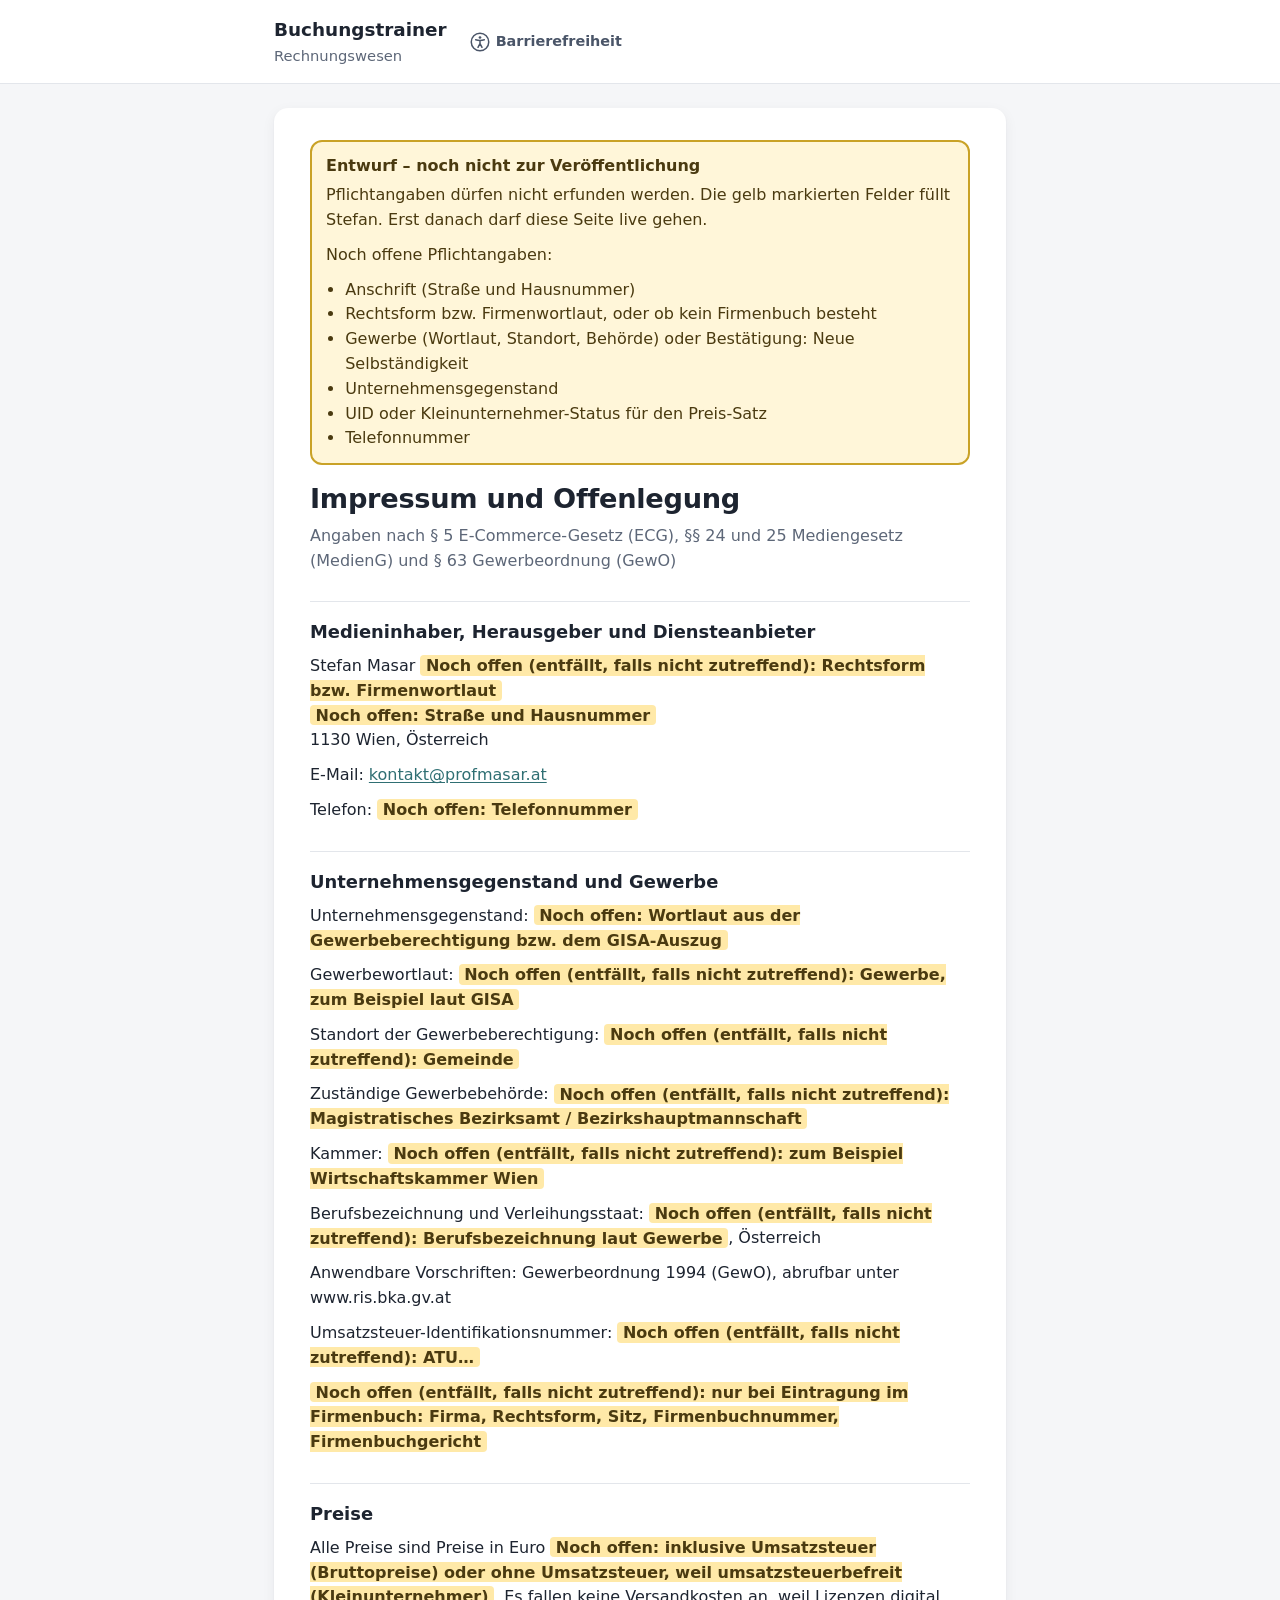
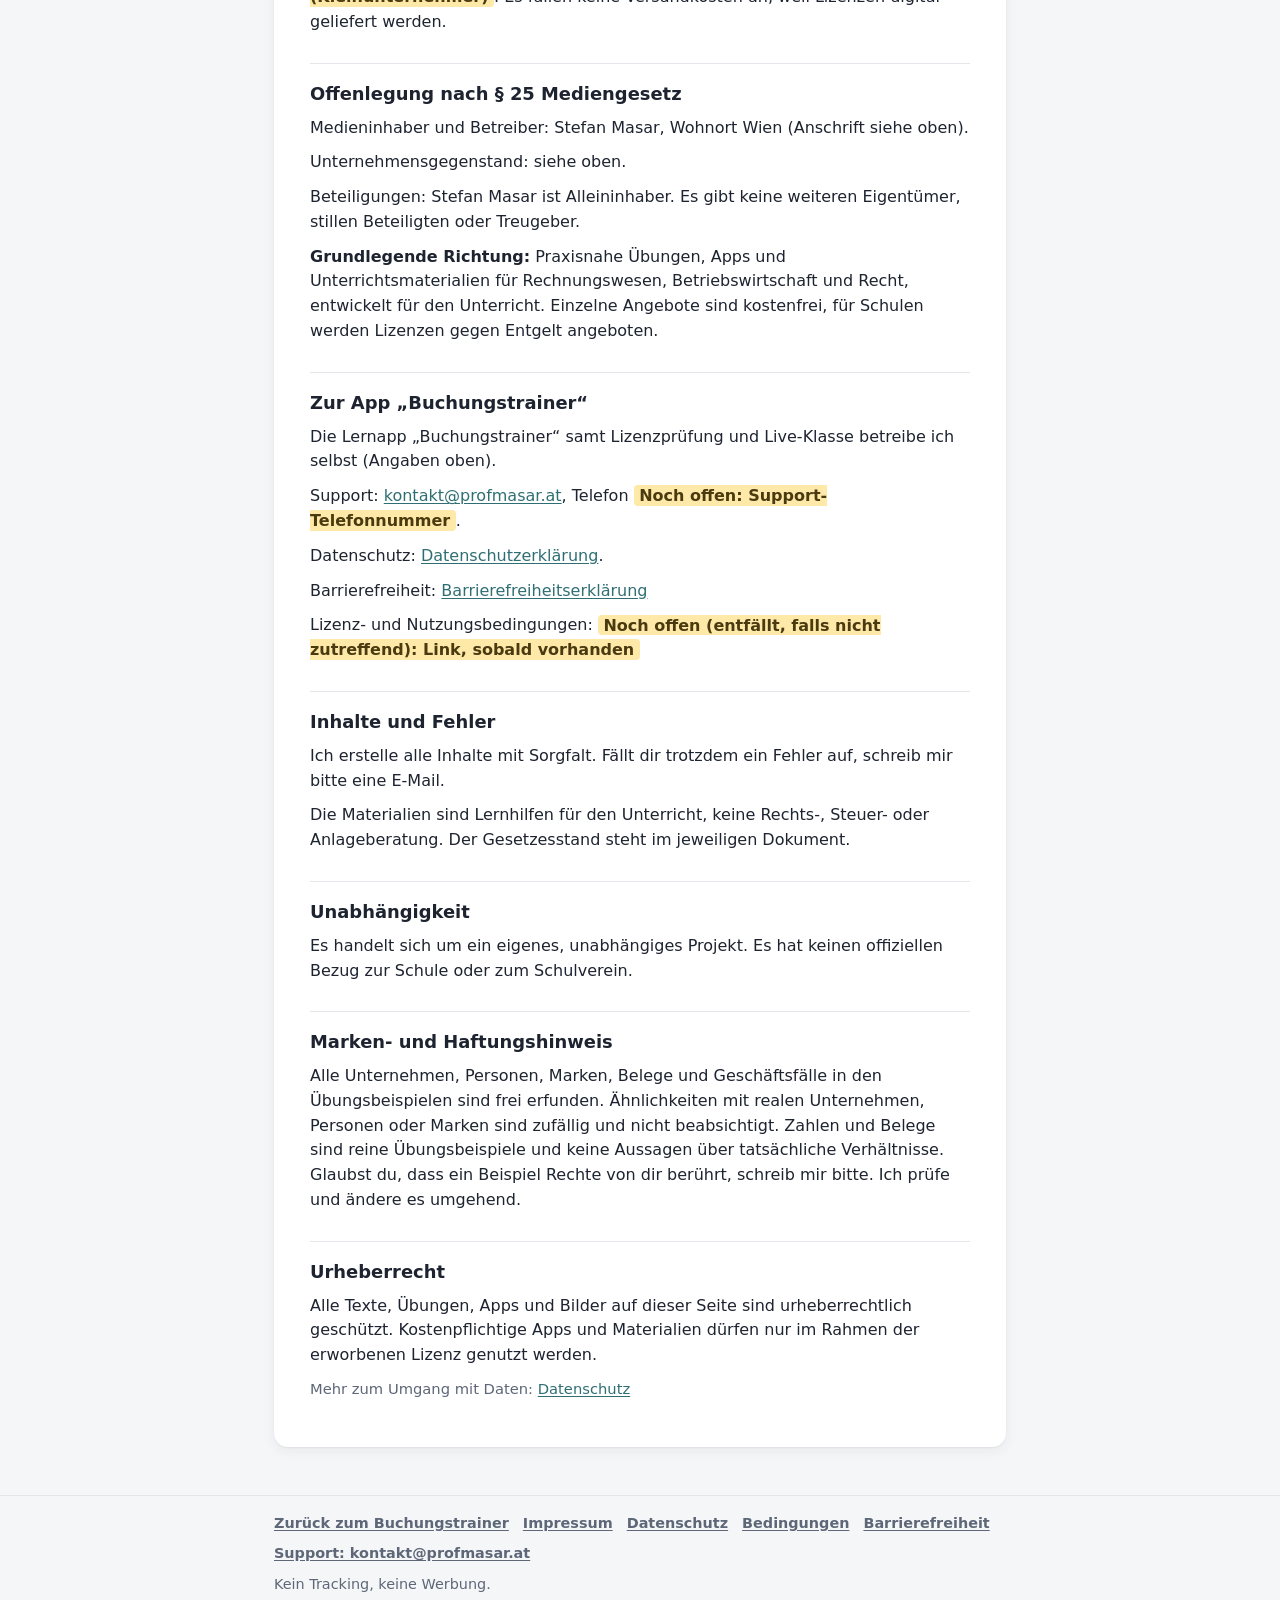
<file: impressum.html>
<!DOCTYPE html>
<html lang="de-AT">
<head>
<meta charset="utf-8">
<meta name="viewport" content="width=device-width, initial-scale=1, viewport-fit=cover">
<meta name="robots" content="noindex, nofollow">
<meta name="referrer" content="no-referrer">
<meta name="theme-color" content="#ffffff">
<title>Impressum und Offenlegung – Entwurf</title>
<style>
:root{
  --bg:#f5f6f8; --card:#fff; --text:#1d2430; --muted:#5d6778; --line:#e3e6eb;
  --accent:#2f6f73; --accent-soft:#e6f1f1; --warn-bg:#fff6d9; --warn-text:#4a3a10; --warn-border:#c9a227;
}
*{box-sizing:border-box}
html{-webkit-text-size-adjust:100%}
body{margin:0;background:var(--bg);color:var(--text);
  font:16px/1.55 system-ui,-apple-system,"Segoe UI",Roboto,"Helvetica Neue",Arial,sans-serif}
a{color:var(--accent);text-underline-offset:2px}
a:focus-visible,button:focus-visible{outline:3px solid var(--accent);outline-offset:2px}
.skip{position:absolute;left:-999px;top:8px}
.skip:focus{left:12px;background:#fff;padding:8px 12px;z-index:9;border-radius:8px}
header.top{background:var(--card);border-bottom:1px solid var(--line)}
header.top .wrap,footer .wrap,main.wrap{max-width:760px;margin:0 auto;padding:16px 14px}
header.top .wrap{display:flex;flex-wrap:wrap;align-items:baseline;justify-content:space-between;gap:8px 16px}
header.top h1{font-size:1.15rem;margin:0;font-weight:700}
header.top .ort{color:var(--muted);font-size:.92rem}
nav.menu{display:flex;flex-wrap:wrap;gap:8px 14px}
nav.menu a{min-height:44px;display:inline-flex;align-items:center;font-weight:600}
main.wrap{padding:24px 14px 48px}
article.doc{background:var(--card);border-radius:14px;box-shadow:0 1px 2px rgba(20,30,50,.06),0 4px 14px rgba(20,30,50,.06);padding:22px 18px 28px}
h1.titel{font-size:1.7rem;line-height:1.2;margin:0 0 8px;letter-spacing:-.01em}
.sub{color:var(--muted);margin:0 0 18px}
h2{font-size:1.12rem;margin:28px 0 8px;padding-top:16px;border-top:1px solid var(--line)}
h3{font-size:1rem;margin:18px 0 6px}
p,address,ul{margin:0 0 10px}
address{font-style:normal}
ul{padding-left:1.2em}
.entwurf-banner{background:var(--warn-bg);color:var(--warn-text);border:2px solid var(--warn-border);
  border-radius:12px;padding:12px 14px;margin:0 0 18px}
.entwurf-banner strong{display:block;margin-bottom:4px}
.entwurf-banner ul{margin:8px 0 0}
.angabe-offen{display:inline;background:#ffe9a8;border-radius:4px;padding:.05em .35em;font-weight:650;color:#4a3a10}
footer{border-top:1px solid var(--line);color:var(--muted);font-size:.9rem}
footer .wrap{display:flex;flex-wrap:wrap;gap:8px 18px;align-items:center;justify-content:space-between;padding-bottom:32px}
footer nav{display:flex;flex-wrap:wrap;gap:8px 14px}
footer a{color:inherit;font-weight:600}
.small{font-size:.92rem;color:var(--muted)}
@media (min-width:700px){article.doc{padding:32px 36px 36px}}
</style>
<link rel="stylesheet" href="bf.css?v=2026112823">
</head>
<body>
<a class="skip" href="#inhalt">Zum Inhalt springen</a>
<header class="top">
  <div class="wrap">
    <div class="top-zeile">
      <div class="top-titel">
        <h1>Buchungstrainer</h1>
        <div class="ort">Rechnungswesen</div>
      </div>
    </div>
  </div>
</header>
<main id="inhalt" class="wrap">
<article class="doc">
<div class="entwurf-banner" role="status">
  <strong>Entwurf – noch nicht zur Veröffentlichung</strong>
  <p>Pflichtangaben dürfen nicht erfunden werden. Die gelb markierten Felder füllt Stefan. Erst danach darf diese Seite live gehen.</p>
  <p>Noch offene Pflichtangaben:</p><ul><li>Anschrift (Straße und Hausnummer)</li><li>Rechtsform bzw. Firmenwortlaut, oder ob kein Firmenbuch besteht</li><li>Gewerbe (Wortlaut, Standort, Behörde) oder Bestätigung: Neue Selbständigkeit</li><li>Unternehmensgegenstand</li><li>UID oder Kleinunternehmer-Status für den Preis-Satz</li><li>Telefonnummer</li></ul>
</div>

  <h1 class="titel">Impressum und Offenlegung</h1>
  <p class="sub">Angaben nach § 5 E-Commerce-Gesetz (ECG), §§ 24 und 25 Mediengesetz (MedienG) und § 63 Gewerbeordnung (GewO)</p>

  <h2>Medieninhaber, Herausgeber und Diensteanbieter</h2>
  <address>
    Stefan Masar <span class="angabe-offen">Noch offen (entfällt, falls nicht zutreffend): Rechtsform bzw. Firmenwortlaut</span><br>
    <span class="angabe-offen">Noch offen: Straße und Hausnummer</span><br>
    1130 Wien, Österreich
  </address>
  <p>E-Mail: <a href="mailto:kontakt@profmasar.at">kontakt@profmasar.at</a></p>
  <p>Telefon: <span class="angabe-offen">Noch offen: Telefonnummer</span></p>

  <h2>Unternehmensgegenstand und Gewerbe</h2>
  <p>Unternehmensgegenstand: <span class="angabe-offen">Noch offen: Wortlaut aus der Gewerbeberechtigung bzw. dem GISA-Auszug</span></p>
<p>Gewerbewortlaut: <span class="angabe-offen">Noch offen (entfällt, falls nicht zutreffend): Gewerbe, zum Beispiel laut GISA</span></p>
<p>Standort der Gewerbeberechtigung: <span class="angabe-offen">Noch offen (entfällt, falls nicht zutreffend): Gemeinde</span></p>
<p>Zuständige Gewerbebehörde: <span class="angabe-offen">Noch offen (entfällt, falls nicht zutreffend): Magistratisches Bezirksamt / Bezirkshauptmannschaft</span></p>
<p>Kammer: <span class="angabe-offen">Noch offen (entfällt, falls nicht zutreffend): zum Beispiel Wirtschaftskammer Wien</span></p>
<p>Berufsbezeichnung und Verleihungsstaat: <span class="angabe-offen">Noch offen (entfällt, falls nicht zutreffend): Berufsbezeichnung laut Gewerbe</span>, Österreich</p>
<p>Anwendbare Vorschriften: Gewerbeordnung 1994 (GewO), abrufbar unter www.ris.bka.gv.at</p>
<p>Umsatzsteuer-Identifikationsnummer: <span class="angabe-offen">Noch offen (entfällt, falls nicht zutreffend): ATU…</span></p>
<p><span class="angabe-offen">Noch offen (entfällt, falls nicht zutreffend): nur bei Eintragung im Firmenbuch: Firma, Rechtsform, Sitz, Firmenbuchnummer, Firmenbuchgericht</span></p>

  <h2>Preise</h2>
  <p>Alle Preise sind Preise in Euro <span class="angabe-offen">Noch offen: inklusive Umsatzsteuer (Bruttopreise) oder ohne Umsatzsteuer, weil umsatzsteuerbefreit (Kleinunternehmer)</span>. Es fallen keine Versandkosten an, weil Lizenzen digital geliefert werden.</p>

  <h2>Offenlegung nach § 25 Mediengesetz</h2>
  <p>Medieninhaber und Betreiber: Stefan Masar, Wohnort Wien (Anschrift siehe oben).</p>
  <p>Unternehmensgegenstand: siehe oben.</p>
  <p>Beteiligungen: Stefan Masar ist Alleininhaber. Es gibt keine weiteren Eigentümer, stillen Beteiligten oder Treugeber.</p>
  <p><strong>Grundlegende Richtung:</strong> Praxisnahe Übungen, Apps und Unterrichtsmaterialien für Rechnungswesen, Betriebswirtschaft und Recht, entwickelt für den Unterricht. Einzelne Angebote sind kostenfrei, für Schulen werden Lizenzen gegen Entgelt angeboten.</p>

  <h2>Zur App „Buchungstrainer“</h2>
  <p>Die Lernapp „Buchungstrainer“ samt Lizenzprüfung und Live-Klasse betreibe ich selbst (Angaben oben).</p>
  <p>Support: <a href="mailto:kontakt@profmasar.at">kontakt@profmasar.at</a>, Telefon <span class="angabe-offen">Noch offen: Support-Telefonnummer</span>.</p>
  <p>Datenschutz: <a href="datenschutz.html">Datenschutzerklärung</a>.</p>
  <p>Barrierefreiheit: <a href="barrierefreiheit.html">Barrierefreiheitserklärung</a></p>
<p>Lizenz- und Nutzungsbedingungen: <span class="angabe-offen">Noch offen (entfällt, falls nicht zutreffend): Link, sobald vorhanden</span></p>

  <h2>Inhalte und Fehler</h2>
  <p>Ich erstelle alle Inhalte mit Sorgfalt. Fällt dir trotzdem ein Fehler auf, schreib mir bitte eine E-Mail.</p>
  <p>Die Materialien sind Lernhilfen für den Unterricht, keine Rechts-, Steuer- oder Anlageberatung. Der Gesetzesstand steht im jeweiligen Dokument.</p>

  <h2>Unabhängigkeit</h2>
  <p>Es handelt sich um ein eigenes, unabhängiges Projekt. Es hat keinen offiziellen Bezug zur Schule oder zum Schulverein.</p>

  <h2>Marken- und Haftungshinweis</h2>
  <p>Alle Unternehmen, Personen, Marken, Belege und Geschäftsfälle in den Übungsbeispielen sind frei erfunden. Ähnlichkeiten mit realen Unternehmen, Personen oder Marken sind zufällig und nicht beabsichtigt. Zahlen und Belege sind reine Übungsbeispiele und keine Aussagen über tatsächliche Verhältnisse. Glaubst du, dass ein Beispiel Rechte von dir berührt, schreib mir bitte. Ich prüfe und ändere es umgehend.</p>

  <h2>Urheberrecht</h2>
  <p>Alle Texte, Übungen, Apps und Bilder auf dieser Seite sind urheberrechtlich geschützt. Kostenpflichtige Apps und Materialien dürfen nur im Rahmen der erworbenen Lizenz genutzt werden.</p>
  <p class="small">Mehr zum Umgang mit Daten: <a href="datenschutz.html">Datenschutz</a></p>
</article>

</main>
<footer>
  <div class="wrap">
    <nav aria-label="Rechtliches und Support">
      <a href="index.html">Zurück zum Buchungstrainer</a>
      <a href="impressum.html" aria-current="page">Impressum</a>
      <a href="datenschutz.html">Datenschutz</a>
      <a href="produktbeschreibung.html">Bedingungen</a>
      <a href="barrierefreiheit.html">Barrierefreiheit</a>
      <a href="mailto:kontakt@profmasar.at">Support: kontakt@profmasar.at</a>
    </nav>
    <span>Kein Tracking, keine Werbung.</span>
  </div>
</footer>
<script src="konfig.js?v=2026112823"></script>
<script src="bf.js?v=2026112823"></script>
</body>
</html>
</file>
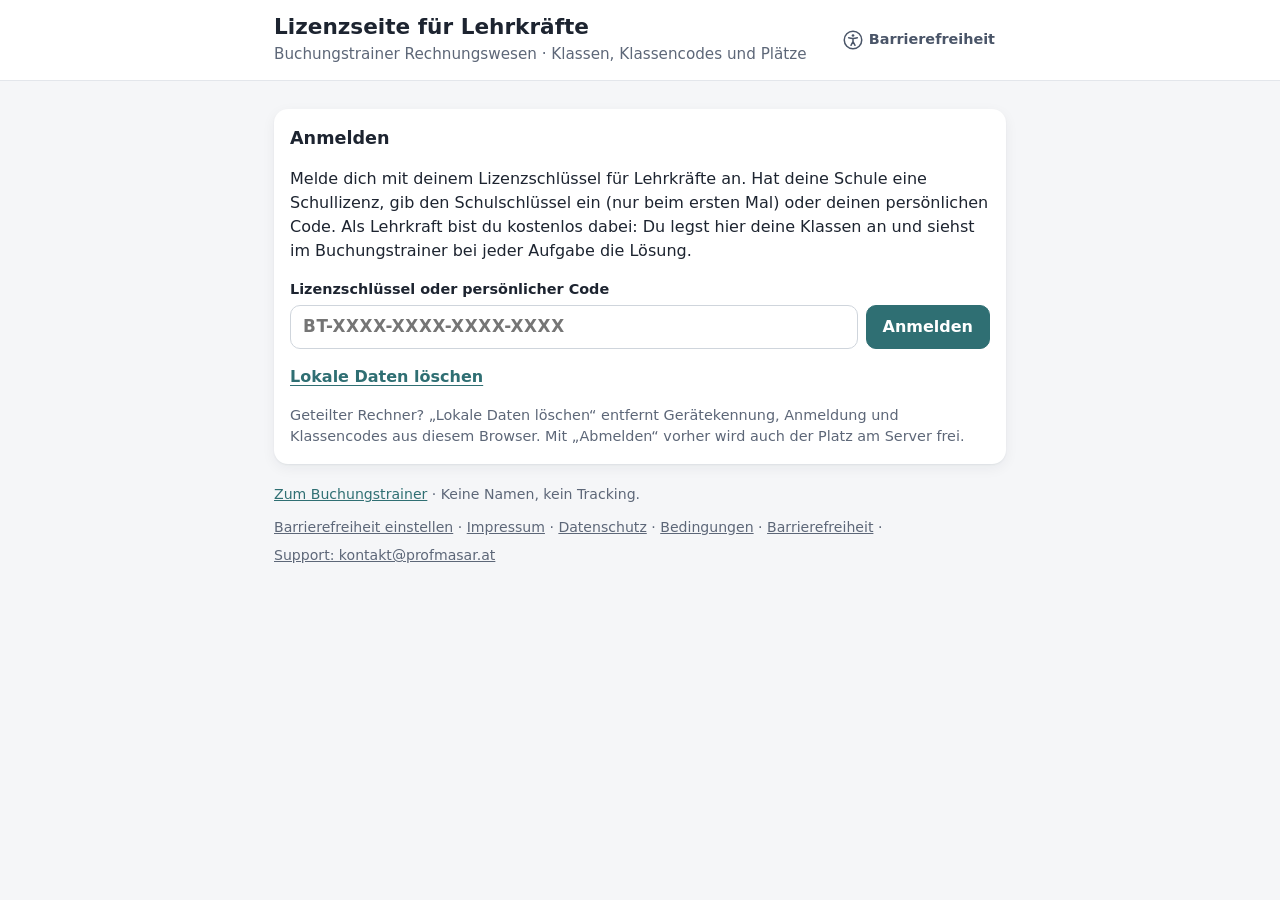
<file: lehrkraft.html>
<!doctype html>
<html lang="de-AT">
<head>
<meta charset="utf-8">
<meta name="viewport" content="width=device-width, initial-scale=1, viewport-fit=cover">
<meta name="robots" content="noindex">
<meta name="referrer" content="no-referrer">
<title>Lizenzseite für Lehrkräfte · Buchungstrainer</title>
<link rel="icon" href="data:image/svg+xml,%3Csvg xmlns='http://www.w3.org/2000/svg' viewBox='0 0 64 64'%3E%3Crect width='64' height='64' rx='14' fill='%232f6f73'/%3E%3Cpath d='M18 22h28M18 32h20M18 42h24' stroke='%23fff' stroke-width='5' stroke-linecap='round'/%3E%3C/svg%3E">
<style>
:root{--bg:#f5f6f8;--card:#fff;--text:#1d2430;--muted:#5d6778;--line:#e3e6eb;--accent:#2f6f73;--accent-soft:#e6f1f1;--ok:#1f8a4c;--bad:#c2362f;--radius:14px;--shadow:0 1px 2px rgba(20,30,50,.06),0 4px 14px rgba(20,30,50,.06)}
*{box-sizing:border-box}
html{-webkit-text-size-adjust:100%}
body{margin:0;background:var(--bg);color:var(--text);font:16px/1.5 system-ui,-apple-system,"Segoe UI",Roboto,"Helvetica Neue",Arial,sans-serif}
button,input{font:inherit;color:inherit}
header.top{background:var(--card);border-bottom:1px solid var(--line)}
.wrap{max-width:760px;margin:0 auto;padding:16px 14px 40px}
header.top .wrap{padding:14px}
h1{font-size:1.35rem;line-height:1.25;margin:0}
.sub{color:var(--muted);font-size:.95rem;margin-top:2px}
h2{font-size:1.1rem;margin:0 0 8px}
.card{background:var(--card);border-radius:var(--radius);box-shadow:var(--shadow);padding:16px;margin:12px 0}
.muted{color:var(--muted)}
.small{font-size:.9rem}
.btn{display:inline-flex;align-items:center;justify-content:center;min-height:44px;padding:8px 16px;border-radius:10px;border:1px solid var(--line);background:#fff;cursor:pointer;font-weight:600}
.btn.primary{background:var(--accent);border-color:var(--accent);color:#fff}
.btn.rot{color:var(--bad);border-color:#efc9c6}
.btn:focus-visible,.linkbtn:focus-visible,input:focus-visible,summary:focus-visible{outline:3px solid #1f6feb;outline-offset:2px}
.linkbtn{background:none;border:0;padding:6px 0;min-height:44px;color:var(--accent);font-weight:600;cursor:pointer;text-decoration:underline;text-underline-offset:3px}
a{color:var(--accent)}
.zeile{display:flex;gap:8px;flex-wrap:wrap;align-items:flex-end}
label.feld{display:flex;flex-direction:column;gap:4px;font-weight:600;font-size:.9rem;flex:1 1 220px}
label.feld input{min-height:44px;padding:8px 12px;border:1px solid #cfd5dc;border-radius:10px;background:#fff;font-size:1.05rem}
#schluessel{text-transform:uppercase;letter-spacing:.04em}
.msg{margin:10px 0 0;font-weight:600}
.msg:empty{display:none}
.msg.ok{color:var(--ok)}
.msg.err{color:var(--bad)}
.plaetze{display:flex;align-items:baseline;gap:10px;flex-wrap:wrap}
.plaetze .zahl{font-size:2rem;font-weight:800;font-variant-numeric:tabular-nums;line-height:1.1}
.balken{height:10px;border-radius:99px;background:#e8ecef;overflow:hidden;margin:8px 0 4px}
.balken i{display:block;height:100%;background:var(--accent)}
.balken.voll i{background:var(--bad)}
.klasse h2{display:flex;justify-content:space-between;gap:8px;flex-wrap:wrap;align-items:baseline}
.klasse h2 small{font-weight:400;color:var(--muted);font-size:.9rem}
.code{font-size:1.6rem;font-weight:800;letter-spacing:.12em;font-variant-numeric:tabular-nums;user-select:all}
.code.versteckt{font-size:1.05rem;letter-spacing:.04em;font-weight:600;color:var(--muted)}
.knoepfe{display:flex;gap:4px 18px;flex-wrap:wrap;margin-top:6px}
details.themen{margin-top:8px;border-top:1px solid var(--line);padding-top:6px}
details.themen summary{cursor:pointer;font-weight:600;min-height:44px;display:flex;align-items:center}
fieldset{border:0;margin:0;padding:0}
.wahl{display:flex;gap:6px 18px;flex-wrap:wrap;margin:4px 0 8px}
.wahl label,.liste label{display:flex;gap:8px;align-items:center;min-height:36px;cursor:pointer}
.liste{columns:2 16rem;column-gap:18px;margin:4px 0 8px}
.liste label{break-inside:avoid}
input[type=checkbox],input[type=radio]{width:20px;height:20px;accent-color:var(--accent)}
.liste[aria-disabled=true]{opacity:.55}
.tsbanner{border:2px dashed #b36b00;background:#fff8ec;padding:10px 14px}
.tsbanner .tskopf b{color:#8a4b00;letter-spacing:.04em}
.tsbanner summary{cursor:pointer;font-weight:600;min-height:32px;display:flex;align-items:center}
.tsbanner table{border-collapse:collapse;margin-top:4px;font-size:.92rem}
.tsbanner th{text-align:left;font-weight:400;color:var(--muted);padding:3px 12px 3px 0;vertical-align:top}
.tsbanner code{font-weight:700;letter-spacing:.04em;user-select:all}
.tsbanner .tsknoepfe{display:flex;gap:4px 16px;flex-wrap:wrap;margin-top:4px}
.tsbanner .tsknoepfe .linkbtn{min-height:32px}
.tsbanner .tsmsg{margin:4px 0 0;font-size:.9rem}
.tsbanner .tsmsg:empty{display:none}
legend.sr{position:absolute;width:1px;height:1px;overflow:hidden;clip:rect(0 0 0 0);white-space:nowrap}
.lokalhinweis{margin:6px 0 0}
.vollhinweis{margin:8px 0 0;padding:8px 12px;border-left:4px solid var(--bad);background:#fdf1f0;border-radius:6px}
.neuercode{border:2px solid var(--accent)}
.zugang{margin:0 0 6px}
footer{color:var(--muted);font-size:.88rem;margin-top:20px}
@media (max-width:480px){.code{font-size:1.35rem}.wrap{padding:12px 10px 30px}}
</style>
<link rel="stylesheet" href="bf.css?v=2026112823">
</head>
<body>
<a class="bf-skip" href="#app">Zum Inhalt springen</a>
<header class="top"><div class="wrap"><div class="top-zeile"><div class="top-titel"><h1>Lizenzseite für Lehrkräfte</h1><div class="sub">Buchungstrainer Rechnungswesen · Klassen, Klassencodes und Plätze</div></div></div></div></header>
<main class="wrap" id="app"></main>
<noscript><p class="wrap">Diese Seite braucht JavaScript.</p></noscript>
<script src="konfig.js?v=2026112823"></script>
<script src="bf.js?v=2026112823"></script>
<script src="lizenz-test.js?v=2026112823"></script>
<script src="themen.js?v=2026112823"></script>
<script src="lehrkraft.js?v=2026112823"></script>
</body>
</html>
</file>
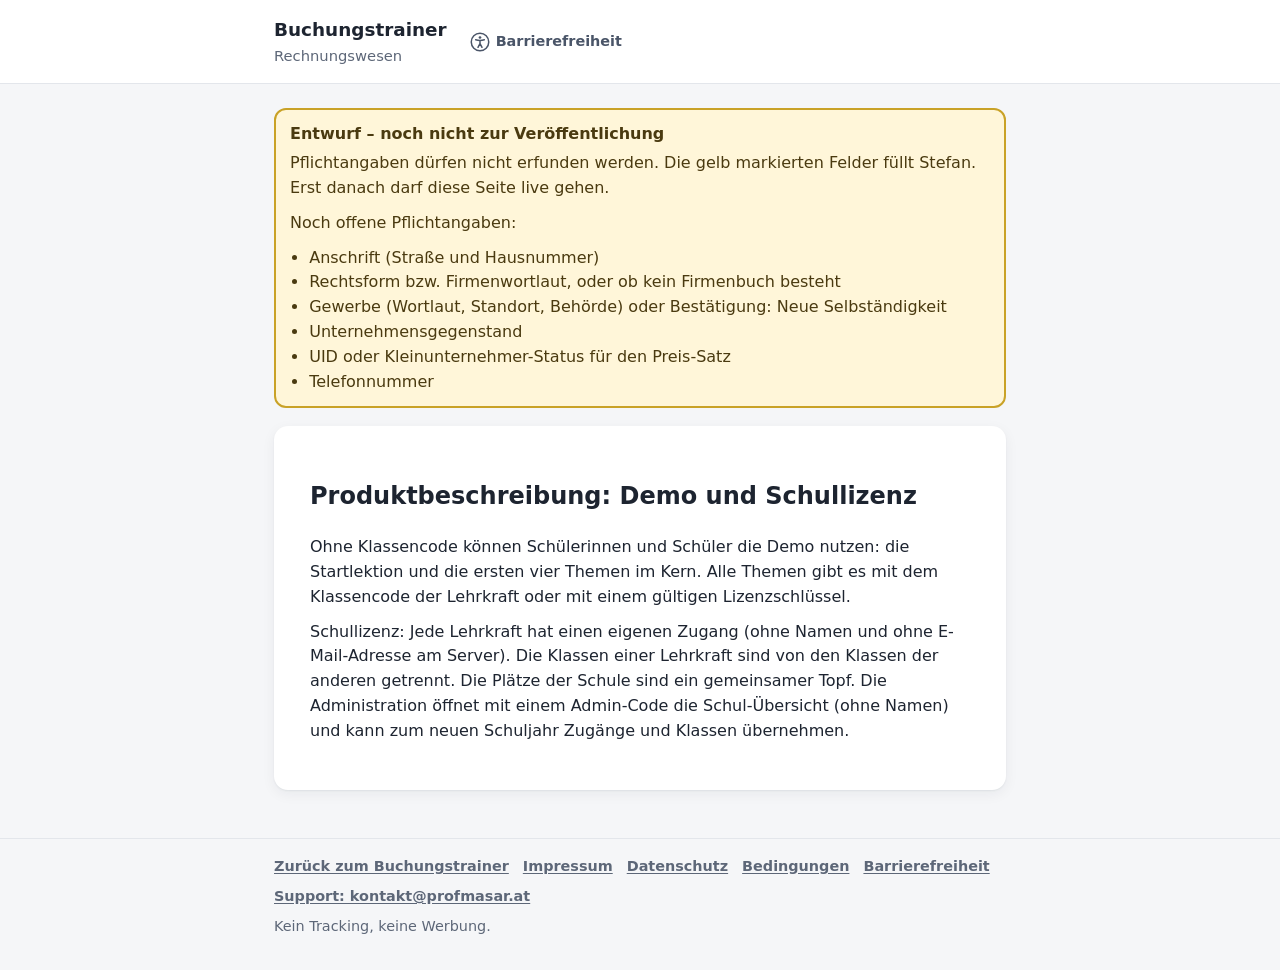
<file: produktbeschreibung.html>
<!DOCTYPE html>
<html lang="de-AT">
<head>
<meta charset="utf-8">
<meta name="viewport" content="width=device-width, initial-scale=1, viewport-fit=cover">
<meta name="robots" content="noindex, nofollow">
<meta name="referrer" content="no-referrer">
<meta name="theme-color" content="#ffffff">
<title>Produktbeschreibung – Entwurf</title>
<style>
:root{
  --bg:#f5f6f8; --card:#fff; --text:#1d2430; --muted:#5d6778; --line:#e3e6eb;
  --accent:#2f6f73; --accent-soft:#e6f1f1; --warn-bg:#fff6d9; --warn-text:#4a3a10; --warn-border:#c9a227;
}
*{box-sizing:border-box}
html{-webkit-text-size-adjust:100%}
body{margin:0;background:var(--bg);color:var(--text);
  font:16px/1.55 system-ui,-apple-system,"Segoe UI",Roboto,"Helvetica Neue",Arial,sans-serif}
a{color:var(--accent);text-underline-offset:2px}
a:focus-visible,button:focus-visible{outline:3px solid var(--accent);outline-offset:2px}
.skip{position:absolute;left:-999px;top:8px}
.skip:focus{left:12px;background:#fff;padding:8px 12px;z-index:9;border-radius:8px}
header.top{background:var(--card);border-bottom:1px solid var(--line)}
header.top .wrap,footer .wrap,main.wrap{max-width:760px;margin:0 auto;padding:16px 14px}
header.top .wrap{display:flex;flex-wrap:wrap;align-items:baseline;justify-content:space-between;gap:8px 16px}
header.top h1{font-size:1.15rem;margin:0;font-weight:700}
header.top .ort{color:var(--muted);font-size:.92rem}
nav.menu{display:flex;flex-wrap:wrap;gap:8px 14px}
nav.menu a{min-height:44px;display:inline-flex;align-items:center;font-weight:600}
main.wrap{padding:24px 14px 48px}
article.doc{background:var(--card);border-radius:14px;box-shadow:0 1px 2px rgba(20,30,50,.06),0 4px 14px rgba(20,30,50,.06);padding:22px 18px 28px}
h1.titel{font-size:1.7rem;line-height:1.2;margin:0 0 8px;letter-spacing:-.01em}
.sub{color:var(--muted);margin:0 0 18px}
h2{font-size:1.12rem;margin:28px 0 8px;padding-top:16px;border-top:1px solid var(--line)}
h3{font-size:1rem;margin:18px 0 6px}
p,address,ul{margin:0 0 10px}
address{font-style:normal}
ul{padding-left:1.2em}
.entwurf-banner{background:var(--warn-bg);color:var(--warn-text);border:2px solid var(--warn-border);
  border-radius:12px;padding:12px 14px;margin:0 0 18px}
.entwurf-banner strong{display:block;margin-bottom:4px}
.entwurf-banner ul{margin:8px 0 0}
.angabe-offen{display:inline;background:#ffe9a8;border-radius:4px;padding:.05em .35em;font-weight:650;color:#4a3a10}
footer{border-top:1px solid var(--line);color:var(--muted);font-size:.9rem}
footer .wrap{display:flex;flex-wrap:wrap;gap:8px 18px;align-items:center;justify-content:space-between;padding-bottom:32px}
footer nav{display:flex;flex-wrap:wrap;gap:8px 14px}
footer a{color:inherit;font-weight:600}
.small{font-size:.92rem;color:var(--muted)}
@media (min-width:700px){article.doc{padding:32px 36px 36px}}
</style>
<link rel="stylesheet" href="bf.css?v=2026112823">
</head>
<body>
<a class="skip" href="#inhalt">Zum Inhalt springen</a>
<header class="top">
  <div class="wrap">
    <div class="top-zeile">
      <div class="top-titel">
        <h1>Buchungstrainer</h1>
        <div class="ort">Rechnungswesen</div>
      </div>
    </div>
  </div>
</header>
<main id="inhalt" class="wrap">
<div class="entwurf-banner" role="status">
  <strong>Entwurf – noch nicht zur Veröffentlichung</strong>
  <p>Pflichtangaben dürfen nicht erfunden werden. Die gelb markierten Felder füllt Stefan. Erst danach darf diese Seite live gehen.</p>
  <p>Noch offene Pflichtangaben:</p><ul><li>Anschrift (Straße und Hausnummer)</li><li>Rechtsform bzw. Firmenwortlaut, oder ob kein Firmenbuch besteht</li><li>Gewerbe (Wortlaut, Standort, Behörde) oder Bestätigung: Neue Selbständigkeit</li><li>Unternehmensgegenstand</li><li>UID oder Kleinunternehmer-Status für den Preis-Satz</li><li>Telefonnummer</li></ul>
</div>
<article class="doc">
  <h1>Produktbeschreibung: Demo und Schullizenz</h1>
  <p>Ohne Klassencode können Schülerinnen und Schüler die Demo nutzen: die Startlektion und die ersten vier Themen im Kern. Alle Themen gibt es mit dem Klassencode der Lehrkraft oder mit einem gültigen Lizenzschlüssel.</p>
  <p>Schullizenz: Jede Lehrkraft hat einen eigenen Zugang (ohne Namen und ohne E-Mail-Adresse am Server). Die Klassen einer Lehrkraft sind von den Klassen der anderen getrennt. Die Plätze der Schule sind ein gemeinsamer Topf. Die Administration öffnet mit einem Admin-Code die Schul-Übersicht (ohne Namen) und kann zum neuen Schuljahr Zugänge und Klassen übernehmen.</p>
</article>

</main>
<footer>
  <div class="wrap">
    <nav aria-label="Rechtliches und Support">
      <a href="index.html">Zurück zum Buchungstrainer</a>
      <a href="impressum.html">Impressum</a>
      <a href="datenschutz.html">Datenschutz</a>
      <a href="produktbeschreibung.html" aria-current="page">Bedingungen</a>
      <a href="barrierefreiheit.html">Barrierefreiheit</a>
      <a href="mailto:kontakt@profmasar.at">Support: kontakt@profmasar.at</a>
    </nav>
    <span>Kein Tracking, keine Werbung.</span>
  </div>
</footer>
<script src="konfig.js?v=2026112823"></script>
<script src="bf.js?v=2026112823"></script>
</body>
</html>
</file>
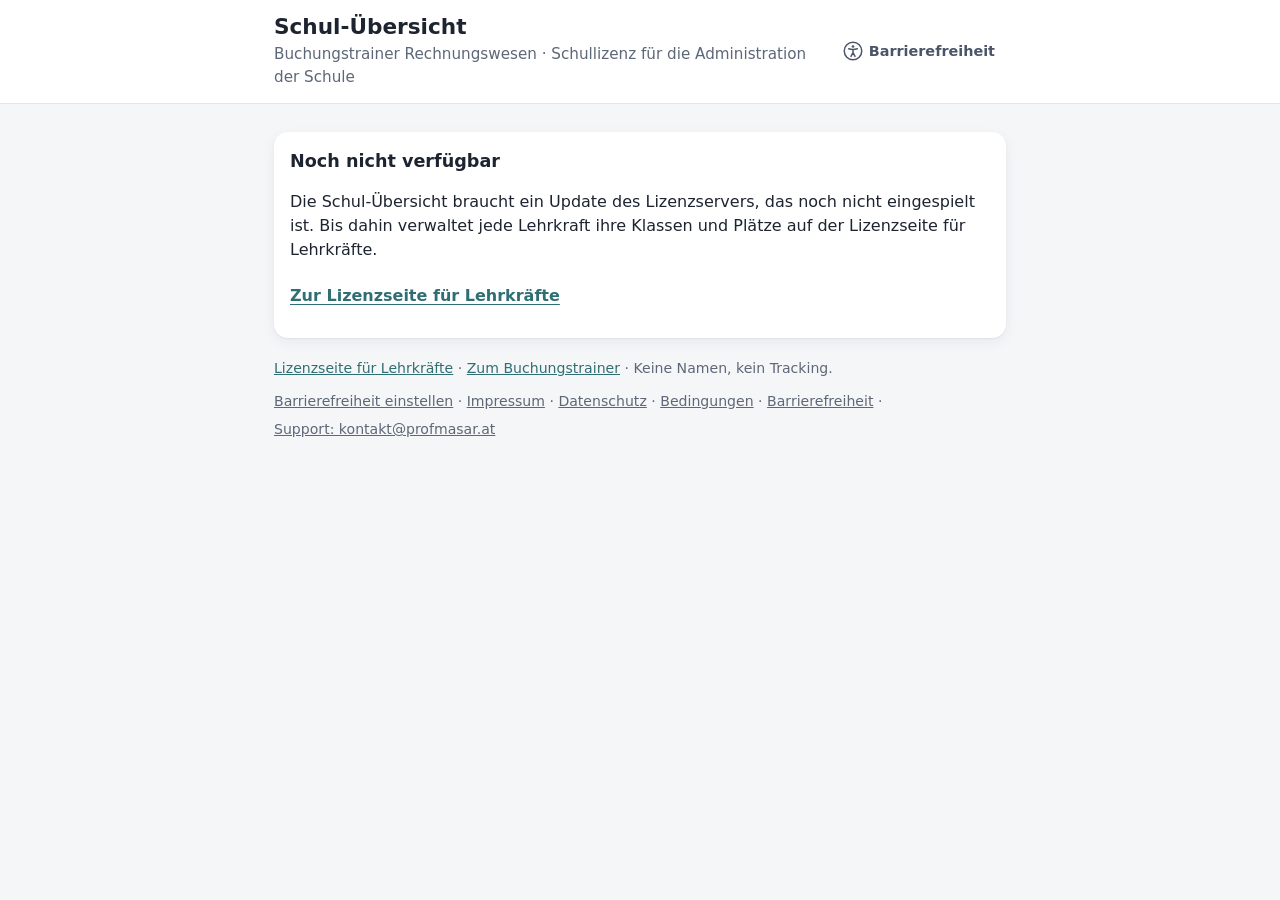
<file: schule.html>
<!doctype html>
<html lang="de-AT">
<head>
<meta charset="utf-8">
<meta name="viewport" content="width=device-width, initial-scale=1, viewport-fit=cover">
<meta name="robots" content="noindex">
<meta name="referrer" content="no-referrer">
<title>Schul-Übersicht · Buchungstrainer</title>
<link rel="icon" href="data:image/svg+xml,%3Csvg xmlns='http://www.w3.org/2000/svg' viewBox='0 0 64 64'%3E%3Crect width='64' height='64' rx='14' fill='%232f6f73'/%3E%3Cpath d='M18 22h28M18 32h20M18 42h24' stroke='%23fff' stroke-width='5' stroke-linecap='round'/%3E%3C/svg%3E">
<style>
:root{--bg:#f5f6f8;--card:#fff;--text:#1d2430;--muted:#5d6778;--line:#e3e6eb;--accent:#2f6f73;--accent-soft:#e6f1f1;--ok:#1f8a4c;--bad:#c2362f;--radius:14px;--shadow:0 1px 2px rgba(20,30,50,.06),0 4px 14px rgba(20,30,50,.06)}
*{box-sizing:border-box}
html{-webkit-text-size-adjust:100%}
body{margin:0;background:var(--bg);color:var(--text);font:16px/1.5 system-ui,-apple-system,"Segoe UI",Roboto,"Helvetica Neue",Arial,sans-serif}
button,input{font:inherit;color:inherit}
header.top{background:var(--card);border-bottom:1px solid var(--line)}
.wrap{max-width:760px;margin:0 auto;padding:16px 14px 40px}
header.top .wrap{padding:14px}
h1{font-size:1.35rem;line-height:1.25;margin:0}
.sub{color:var(--muted);font-size:.95rem;margin-top:2px}
h2{font-size:1.1rem;margin:0 0 8px}
.card{background:var(--card);border-radius:var(--radius);box-shadow:var(--shadow);padding:16px;margin:12px 0}
.muted{color:var(--muted)}
.small{font-size:.9rem}
.btn{display:inline-flex;align-items:center;justify-content:center;min-height:44px;padding:8px 16px;border-radius:10px;border:1px solid var(--line);background:#fff;cursor:pointer;font-weight:600}
.btn.primary{background:var(--accent);border-color:var(--accent);color:#fff}
.btn.rot{color:var(--bad);border-color:#efc9c6}
.btn:focus-visible,.linkbtn:focus-visible,input:focus-visible,summary:focus-visible{outline:3px solid #1f6feb;outline-offset:2px}
.linkbtn{background:none;border:0;padding:6px 0;min-height:44px;color:var(--accent);font-weight:600;cursor:pointer;text-decoration:underline;text-underline-offset:3px}
a{color:var(--accent)}
.zeile{display:flex;gap:8px;flex-wrap:wrap;align-items:flex-end}
label.feld{display:flex;flex-direction:column;gap:4px;font-weight:600;font-size:.9rem;flex:1 1 220px}
label.feld input{min-height:44px;padding:8px 12px;border:1px solid #cfd5dc;border-radius:10px;background:#fff;font-size:1.05rem}
#schluessel{text-transform:uppercase;letter-spacing:.04em}
.msg{margin:10px 0 0;font-weight:600}
.msg:empty{display:none}
.msg.ok{color:var(--ok)}
.msg.err{color:var(--bad)}
.plaetze{display:flex;align-items:baseline;gap:10px;flex-wrap:wrap}
.plaetze .zahl{font-size:2rem;font-weight:800;font-variant-numeric:tabular-nums;line-height:1.1}
.balken{height:10px;border-radius:99px;background:#e8ecef;overflow:hidden;margin:8px 0 4px}
.balken i{display:block;height:100%;background:var(--accent)}
.balken.voll i{background:var(--bad)}
.klasse h2{display:flex;justify-content:space-between;gap:8px;flex-wrap:wrap;align-items:baseline}
.klasse h2 small{font-weight:400;color:var(--muted);font-size:.9rem}
.code{font-size:1.6rem;font-weight:800;letter-spacing:.12em;font-variant-numeric:tabular-nums;user-select:all}
.code.versteckt{font-size:1.05rem;letter-spacing:.04em;font-weight:600;color:var(--muted)}
.knoepfe{display:flex;gap:4px 18px;flex-wrap:wrap;margin-top:6px}
details.themen{margin-top:8px;border-top:1px solid var(--line);padding-top:6px}
details.themen summary{cursor:pointer;font-weight:600;min-height:44px;display:flex;align-items:center}
fieldset{border:0;margin:0;padding:0}
.wahl{display:flex;gap:6px 18px;flex-wrap:wrap;margin:4px 0 8px}
.wahl label,.liste label{display:flex;gap:8px;align-items:center;min-height:36px;cursor:pointer}
.liste{columns:2 16rem;column-gap:18px;margin:4px 0 8px}
.liste label{break-inside:avoid}
input[type=checkbox],input[type=radio]{width:20px;height:20px;accent-color:var(--accent)}
.liste[aria-disabled=true]{opacity:.55}
.tsbanner{border:2px dashed #b36b00;background:#fff8ec;padding:10px 14px}
.tsbanner .tskopf b{color:#8a4b00;letter-spacing:.04em}
.tsbanner summary{cursor:pointer;font-weight:600;min-height:32px;display:flex;align-items:center}
.tsbanner table{border-collapse:collapse;margin-top:4px;font-size:.92rem}
.tsbanner th{text-align:left;font-weight:400;color:var(--muted);padding:3px 12px 3px 0;vertical-align:top}
.tsbanner code{font-weight:700;letter-spacing:.04em;user-select:all}
.tsbanner .tsknoepfe{display:flex;gap:4px 16px;flex-wrap:wrap;margin-top:4px}
.tsbanner .tsknoepfe .linkbtn{min-height:32px}
.tsbanner .tsmsg{margin:4px 0 0;font-size:.9rem}
.tsbanner .tsmsg:empty{display:none}
legend.sr{position:absolute;width:1px;height:1px;overflow:hidden;clip:rect(0 0 0 0);white-space:nowrap}
.lokalhinweis{margin:6px 0 0}
.vollhinweis{margin:8px 0 0;padding:8px 12px;border-left:4px solid var(--bad);background:#fdf1f0;border-radius:6px}
.neuercode{border:2px solid var(--accent)}
.zugang{margin:0 0 6px}
.tabwrap{overflow-x:auto}
table.zug{border-collapse:collapse;width:100%;font-size:.95rem}
table.zug caption{text-align:left;font-weight:600;padding:0 0 6px}
table.zug th,table.zug td{border-bottom:1px solid var(--line);padding:8px 8px 8px 0;text-align:left;vertical-align:top}
table.zug td.zahl,table.zug th.zahl{text-align:right;font-variant-numeric:tabular-nums;padding-right:14px}
table.zug tfoot td,table.zug tfoot th{font-weight:700;border-bottom:0}
table.zug .linkbtn{min-height:36px;padding:4px 0;display:block;text-align:left}
.status-gesperrt{color:var(--bad);font-weight:700}
.status-aktiv{color:var(--ok);font-weight:600}
#admincode,#vorjahr{text-transform:uppercase;letter-spacing:.04em}
dl.fakten{display:grid;grid-template-columns:max-content 1fr;gap:4px 14px;margin:8px 0}
dl.fakten dt{color:var(--muted)}
dl.fakten dd{margin:0;font-weight:600}
footer{color:var(--muted);font-size:.88rem;margin-top:20px}
@media (max-width:480px){.code{font-size:1.35rem}.wrap{padding:12px 10px 30px}}
</style>
<link rel="stylesheet" href="bf.css?v=2026112823">
</head>
<body>
<a class="bf-skip" href="#app">Zum Inhalt springen</a>
<header class="top"><div class="wrap"><div class="top-zeile"><div class="top-titel"><h1>Schul-Übersicht</h1><div class="sub">Buchungstrainer Rechnungswesen · Schullizenz für die Administration der Schule</div></div></div></div></header>
<main class="wrap" id="app"></main>
<noscript><p class="wrap">Diese Seite braucht JavaScript.</p></noscript>
<script src="konfig.js?v=2026112823"></script>
<script src="bf.js?v=2026112823"></script>
<script src="lizenz-test.js?v=2026112823"></script>
<script src="schule.js?v=2026112823"></script>
</body>
</html>
</file>
<file: bf.css>
/* =====================================================================
   Barrierefreiheit – Buchungstrainer (index.html, beamer.html)
   Teil 1: immer an (Kontraste WCAG 2.1 AA, sichtbarer Fokus, Sprunglink)
   Teil 2: nur mit Schalter (html.bf-gross, .bf-kontrast, .bf-ruhig, .bf-untertitel)
   ===================================================================== */

/* ---------- Teil 1: immer an ---------- */
.bf-sr{position:absolute!important;width:1px!important;height:1px!important;padding:0!important;margin:-1px!important;overflow:hidden!important;clip:rect(0 0 0 0)!important;clip-path:inset(50%)!important;white-space:nowrap!important;border:0!important}
.bf-skip{position:fixed;left:12px;top:-200px;z-index:10050;background:#fff;color:#1d2430;border:3px solid #1d5f63;border-radius:10px;padding:10px 16px;font:700 16px/1.3 system-ui,-apple-system,"Segoe UI",Roboto,Arial,sans-serif;text-decoration:underline}
.bf-skip:focus{top:12px;outline:3px solid #1d2430;outline-offset:2px}
#app:focus,#app [tabindex="-1"]:focus{outline:none}
#app [tabindex="-1"]:focus-visible{outline:3px solid #1d5f63;outline-offset:3px;border-radius:4px}

/* Sichtbarer Fokus für die Tastatur (nur :focus-visible, Maus/Touch sieht unverändert aus) */
:focus-visible{outline:3px solid #1d5f63!important;outline-offset:2px!important}
input:focus-visible,textarea:focus-visible,select:focus-visible{outline-width:2px!important;outline-offset:1px!important}
#bmchrome :focus-visible,.vidmodal :focus-visible,#lkbar :focus-visible,.bf-dark :focus-visible{outline-color:#fff!important}

/* Kontraste auf mindestens 4,5:1 (Text) bzw. 3:1 (Bedienelemente) */
:root{--ok:#1a7741;--tipp:#875e00}
.slot .ph{color:#5d6778}                                  /* vorher #8a94a3 (3,1:1) */
.rm{color:#5d6778}                                        /* vorher #8a94a3 */
.lz input::placeholder{color:#5d6778}                     /* vorher #98a1ad (2,6:1) */
#lehrerstart .ls-name::placeholder{color:#5d6778}         /* vorher #8a93a0 */
html .qs0-beleg .fikt{color:#5d6778}                       /* vorher #8a93a3 */
html .qs0-zeile .zu{color:#5d6778}                         /* vorher #7a8394 auf #f1f3f6 */
.folge,.neu li svg{color:#9a5a0c}                          /* vorher #b4690e (4,2:1) */
.bl.a4 .ruecksende,.bl.a4 .fuss,.bl.ka .kinfo td:nth-child(odd),.bl.ka .kfuss{color:#666}   /* vorher #777 (4,48:1) */
#bmchrome-mitte .btn.primary,#bmchrome-mitte #start,#lehrerstart #ls-los,#lkbar button.lk-b.prim,#bmchrome-mitte .bm-satzlage button.an,#bmzoombar #bmzfit[aria-pressed="true"]{background:#18766b!important;border-color:#18766b!important}  /* vorher #1f9d8f mit Weiß 3,4:1 */

/* Knopf „Barrierefreiheit“ */
.bf-knopf{display:inline-flex;align-items:center;gap:6px;min-height:44px;min-width:44px;padding:6px 10px;border:1px solid transparent;border-radius:10px;background:transparent;color:#4a5568;font:600 .9rem/1.2 system-ui,-apple-system,"Segoe UI",Roboto,Arial,sans-serif;cursor:pointer;-webkit-tap-highlight-color:transparent}
.bf-knopf:hover{background:#eef1f4;color:#1d2430}
.bf-knopf.an{color:#1d5f63;border-color:#b8d3d4;background:#eef6f6}
.bf-knopf svg{flex:0 0 auto}
header.top .top-zeile .bf-im-kopf,header.top .wrap .bf-im-kopf{float:none;margin:0;flex:0 0 auto;align-self:center}
#lehrerstart .ls-kopf .bf-ls{float:right;margin:0 0 6px 12px}
.bf-chrome{color:#fff;background:#3a4760;min-height:40px;padding:4px 10px;flex:0 0 auto}
.bf-chrome:hover{background:#4b5a78;color:#fff}
.bf-chrome.an{background:#2f6f6d;color:#fff;border-color:transparent}
@media (max-width:520px){ .bf-knopf .bf-knopf-txt{display:none} .bf-knopf{padding:6px} }
#bmzoombar .bf-chrome{margin-left:10px}

/* Links in der Fußzeile */
.bf-rlinks{display:block;margin-top:8px;line-height:2}
.bf-rlinks a,.bf-linkknopf{color:inherit;text-decoration:underline;white-space:nowrap}
.bf-linkknopf{background:none;border:0;padding:0;font:inherit;cursor:pointer}

/* Dialog */
body.bf-dlg-offen{overflow:hidden}
.bf-dlg{position:fixed;inset:0;z-index:10000;background:rgba(15,20,30,.45);display:flex;align-items:center;justify-content:center;padding:12px;overflow:auto}
.bf-dlg[hidden]{display:none}
.bf-dlg-box{background:#fff;color:#1d2430;width:100%;max-width:520px;max-height:calc(100vh - 24px);overflow:auto;border-radius:16px;box-shadow:0 10px 40px rgba(15,20,30,.3);padding:18px 18px 16px;font:16px/1.5 system-ui,-apple-system,"Segoe UI",Roboto,"Helvetica Neue",Arial,sans-serif;text-align:left}
.bf-dlg-kopf{display:flex;align-items:center;justify-content:space-between;gap:10px}
.bf-dlg-kopf h2{margin:0;font-size:1.25rem}
.bf-zu{min-height:44px;padding:6px 12px;border:1px solid #c9d0d8;border-radius:10px;background:#fff;color:#1d2430;font:600 .95rem system-ui,sans-serif;cursor:pointer}
.bf-hilfe{color:#4a5568;font-size:.92rem;margin:8px 0}
.bf-schalter{display:flex;align-items:center;gap:12px;width:100%;min-height:56px;margin:10px 0 6px;padding:10px 14px;border:2px solid #1d5f63;border-radius:12px;background:#fff;color:#1d2430;font:700 1.05rem system-ui,sans-serif;cursor:pointer;text-align:left}
.bf-schalter-txt{flex:1 1 auto}
.bf-bahn{position:relative;flex:0 0 52px;height:30px;border-radius:99px;background:#6b7584;transition:background .15s}
.bf-punkt{position:absolute;top:3px;left:3px;width:24px;height:24px;border-radius:50%;background:#fff;transition:transform .15s}
.bf-schalter[aria-checked="true"] .bf-bahn{background:#1d5f63}
.bf-schalter[aria-checked="true"] .bf-punkt{transform:translateX(22px)}
.bf-zustand{min-width:2.2em;font-size:.95rem}
.bf-teile{border:1px solid #d5dbe2;border-radius:12px;margin:8px 0;padding:6px 12px 8px}
.bf-teile legend{font-weight:700;font-size:.92rem;padding:0 4px}
.bf-teil{display:flex;gap:10px;align-items:flex-start;padding:8px 0;cursor:pointer}
.bf-teil input{width:22px;height:22px;margin:2px 0 0;flex:0 0 auto;accent-color:#1d5f63}
.bf-teil b{display:block}
.bf-teil .bf-hilfe{display:block;margin:2px 0 0}
.bf-tasten{margin:8px 0;font-size:.92rem}
.bf-tasten summary{cursor:pointer;font-weight:600;min-height:44px;display:flex;align-items:center}
.bf-tasten ul{margin:0;padding-left:20px}
.bf-tasten kbd{border:1px solid #b9c1cc;border-bottom-width:2px;border-radius:5px;padding:0 5px;font:600 .85rem ui-monospace,monospace;background:#f6f7f9}
.bf-dlg-links{display:flex;flex-wrap:wrap;gap:4px 16px;margin:10px 0 4px;font-size:.92rem}
.bf-dlg-links a{color:#1d5f63;text-decoration:underline;min-height:32px;display:inline-flex;align-items:center}
.bf-dlg-fuss{display:flex;justify-content:flex-end;margin-top:10px}
.bf-dlg-fuss .bf-fertig{min-height:48px;padding:10px 22px;border-radius:12px;border:1px solid #1d5f63;background:#1d5f63;color:#fff;font:700 1rem system-ui,sans-serif;cursor:pointer}

/* Erklärvideos: Hinweis Computerstimme und Transkript-Knopf (immer) */
.vidmodal.bf-mit-transkript{align-items:flex-start;overflow:auto}   /* Transkript offen: oben beginnen und scrollen, damit „Schließen“ nie aus dem Bild rutscht */
.vidmodal.bf-mit-transkript .vidbox{max-width:min(960px,calc((100vh - 300px) * 16 / 9));min-width:min(100%,560px);margin:0 auto}
.bf-transkript{margin-top:8px;color:#d5dbe2;padding:0}
.bf-transkript[open]{background:#fff;color:#1d2430;border-radius:10px;padding:4px 14px 10px}
.bf-transkript summary{cursor:pointer;font-weight:600;min-height:44px;display:inline-flex;align-items:center;text-decoration:underline;text-underline-offset:2px;padding:0 8px;border-radius:8px;background:rgba(20,24,30,.92);color:#d5dbe2}
.bf-transkript[open] summary{display:flex;font-weight:700;text-decoration:none}
.bf-transkript-text{max-height:32vh;overflow:auto;padding-right:6px;color:#1d2430}
.bf-transkript-text h3{font-size:1rem;margin:10px 0 2px}
.bf-transkript-text p{margin:0 0 6px}
.bf-ki-klein{color:#4a5568;font-size:.88rem}
video::cue{font-size:1.1em;background:rgba(0,0,0,.82);color:#fff}

/* Systemeinstellung „Bewegung reduzieren“ wird immer beachtet */
@media (prefers-reduced-motion:reduce){
  *,*::before,*::after{animation-duration:.001ms!important;animation-iteration-count:1!important;transition-duration:.001ms!important;scroll-behavior:auto!important}
  #konfetti,#lkkonfetti{display:none!important}
}

/* ---------- Teil 2: Schalter „Barrierefreiheit“ ---------- */
/* größere Schrift (etwa +20 %) */
html.bf-gross{font-size:118.75%}
html.bf-gross body{font-size:19px;line-height:1.55}
html.bf-gross .small,html.bf-gross .unit-meta,html.bf-gross footer.foot{font-size:.95rem}
html.bf-gross .qs-video,html.bf-gross .ls-video{font-size:14px;padding:5px 10px}
html.bf-gross .bf-dlg-box{font-size:19px;max-width:600px}

/* hoher Kontrast */
html.bf-kontrast{--bg:#fff;--card:#fff;--text:#000;--muted:#262626;--line:#595959;--accent:#0b4f53;--accent-soft:#dcefef;--soll:#163c85;--soll-soft:#e6edfa;--haben:#6e3410;--haben-soft:#f8ebe2;--ok:#0b5a2c;--ok-soft:#e1f3e7;--bad:#9b1b15;--bad-soft:#fbe6e5;--tipp:#5c4000;--tipp-soft:#fff3d1}
html.bf-kontrast body{background:#fff;color:#000}
html.bf-kontrast .card,html.bf-kontrast .qs-kachel,html.bf-kontrast .ls-karte,html.bf-kontrast .ls-thema{box-shadow:none!important;border:2px solid #333!important}
html.bf-kontrast .slot{border:2px dashed #333!important}
html.bf-kontrast .slot.filled{border-style:solid!important}
html.bf-kontrast .slot .ph,html.bf-kontrast .rm,html.bf-kontrast .muted,html.bf-kontrast .sub,html.bf-kontrast .unit-meta,html.bf-kontrast footer.foot{color:#262626!important}
html.bf-kontrast .btn,html.bf-kontrast .add,html.bf-kontrast .tippmore,html.bf-kontrast .qs-video,html.bf-kontrast .linkbtn{border:2px solid #000!important}
html.bf-kontrast .linkbtn{padding-left:10px;padding-right:10px;border-radius:10px}
html.bf-kontrast .btn.primary{background:#0b4f53!important;color:#fff!important}
html.bf-kontrast .btn:disabled,html.bf-kontrast .btn.primary:disabled{opacity:1!important;background:#e4e4e4!important;color:#333!important;border-style:dashed!important}
html.bf-kontrast a{color:#0b3f73!important;text-decoration:underline!important}
html.bf-kontrast input,html.bf-kontrast textarea,html.bf-kontrast select{border:2px solid #333!important;color:#000!important}
html.bf-kontrast ::placeholder{color:#444!important;opacity:1}
html.bf-kontrast .pill,html.bf-kontrast .stat{border:1px solid currentColor}
html.bf-kontrast .progress{background:#bdbdbd}
html.bf-kontrast .sterne .stern:not(.an),html.bf-kontrast .fbstern{color:#6b6b6b!important}
html.bf-kontrast .sterne{color:#8a5a00!important}
html.bf-kontrast .bl.a4 .ruecksende,html.bf-kontrast .bl.a4 .fuss,html.bf-kontrast .bl.ka .kinfo td:nth-child(odd),html.bf-kontrast .bl.ka .kfuss,html.bf-kontrast .fiktiv-hinweis,html.bf-kontrast .uebungsbeleg-vermerk{color:#333!important}
html.bf-kontrast .sticky{background:#fff;border-top:2px solid #000}
html.bf-kontrast :focus-visible{outline:4px solid #000!important;outline-offset:2px!important;box-shadow:0 0 0 6px #ffd400!important}
html.bf-kontrast .bf-knopf{color:#000;border-color:#000}
html.bf-kontrast .bf-chrome{color:#fff;border-color:#fff;background:#1f2a3a}
html.bf-kontrast .vidmodal{background:#000}

/* weniger Bewegung */
html.bf-ruhig *,html.bf-ruhig *::before,html.bf-ruhig *::after{animation-duration:.001ms!important;animation-iteration-count:1!important;animation-delay:0s!important;transition-duration:.001ms!important;transition-delay:0s!important;scroll-behavior:auto!important}
html.bf-ruhig #konfetti,html.bf-ruhig #lkkonfetti,html.bf-ruhig .konfetti{display:none!important}
.bf-transkript :focus-visible{outline-color:#1d5f63!important}
html.bf-gross .qs-kachel p{font-size:15.5px}
.bf-tasten summary::before{content:"";width:8px;height:8px;margin-right:10px;border:solid currentColor;border-width:0 2px 2px 0;transform:rotate(-45deg)}
.bf-tasten[open] summary::before{transform:rotate(45deg)}
/* Zoom bis 200 % / 320 px Breite: Kopfzeile der Aufgabe darf umbrechen statt seitlich zu scrollen */
#app > .bar{flex-wrap:wrap;row-gap:6px}
html.bf-gross body.beamer{font-size:21px}
html.bf-kontrast #bmchrome .btn,html.bf-kontrast #bmchrome .linkbtn,html.bf-kontrast #bmchrome .bm-nav{border:2px solid #fff!important}
html.bf-kontrast #bmchrome .btn:disabled,html.bf-kontrast #bmchrome .bm-nav:disabled{background:#3a4760!important;color:#fff!important;opacity:.75!important}

/* Kopf: nur Titel, Name und Schalter. Rechtslinks stehen im Fuß (nav.bf-rlinks bzw. footer nav). */
.top-zeile{display:flex;flex-wrap:nowrap;align-items:center;justify-content:space-between;gap:8px 12px}
.top-titel{min-width:0;flex:1 1 auto}
.top-titel h1,.top-titel .sub,.top-titel .ort{overflow-wrap:anywhere}
header.top{position:static}
html.bf-kontrast .vidbox .ki-stimme{color:#fff}

/* Rechtsseiten (impressum.html, datenschutz.html, barrierefreiheit.html): hoher Kontrast und größere Schrift gelten auch dort */
html.bf-kontrast main,html.bf-kontrast .kontakt,html.bf-kontrast article.doc{box-shadow:none!important}
html.bf-kontrast main{border:2px solid #333}
html.bf-kontrast .entwurf,html.bf-kontrast .entwurf-banner,html.bf-kontrast .angabe-offen{color:#000!important;border-color:#000!important}
html.bf-kontrast .stand,html.bf-kontrast .sub,html.bf-kontrast .ort,html.bf-kontrast footer{color:#262626!important}
html.bf-kontrast kbd{border-color:#000;background:#fff}
html.bf-gross footer{font-size:1rem}
html.bf-gross main.wrap h1,html.bf-gross main.wrap p,html.bf-gross main.wrap li,html.bf-gross main.wrap td{overflow-wrap:anywhere;hyphens:auto}
html.bf-gross main.wrap h1{font-size:clamp(1.5rem,7vw,2.1rem)}

/* ---------- Teil 3 (immer an): Leisten deckend und scharf, auf schmalen Schirmen umbrechen ---------- */
/* Keine Transparenz, kein Weichzeichner hinter Leisten (unscharfe Kanten auf iPhone/iPad) */
.sticky{background:#fff!important;-webkit-backdrop-filter:none!important;backdrop-filter:none!important}
#bmchrome,#bmzoombar{background:#1f2a3a!important;-webkit-backdrop-filter:none!important;backdrop-filter:none!important;opacity:1!important}
/* Unter Statusleiste/Notch (viewport-fit=cover) nichts durchscheinen lassen: Leiste füllt den sicheren Bereich selbst */
#bmchrome{padding-top:max(4px,env(safe-area-inset-top))!important;padding-left:max(6px,env(safe-area-inset-left))!important;padding-right:max(8px,env(safe-area-inset-right))!important}
#bmchrome .bm-chrome-lab,#bmzoombar .bmz-lab{opacity:1!important;color:#d5dbe6}
/* Titel nie mit „…“ abschneiden, sondern umbrechen */
#bmchrome-mitte .bm-titel,.bm-bar .bm-titel{white-space:normal!important;overflow:visible!important;text-overflow:clip!important;overflow-wrap:break-word;hyphens:auto;line-height:1.2}
@media (max-width:760px){
  #bmchrome{flex-wrap:wrap!important;row-gap:6px!important;align-items:center}
  /* Inhalt der Mitte wird Teil der Leiste: Zeile 1 Start · Titel, darunter alle übrigen Knöpfe und Zoom */
  #bmchrome-mitte,#bmchrome-mitte .bm-wahl-aktionen{display:contents!important}
  #bmhome{order:1}
  #bmchrome-mitte .bm-titel{order:2;flex:1 1 0!important;min-width:0!important;font-size:16px}
  /* Zoom bleibt wie im Quelltext am Ende: sichtbare Reihenfolge = Tab-Reihenfolge */
  #bmzklapp,#bmchrome .bm-chrome-lab{order:6;margin-left:auto}
  #bmchrome::after{content:"";order:4;flex:0 0 100%;height:0}
  #bmchrome > :not(#bmhome):not(#bmzklapp):not(#bmchrome-mitte):not(.bm-chrome-lab),
  #bmchrome-mitte > :not(.bm-titel):not(.bm-wahl-aktionen),
  #bmchrome-mitte .bm-wahl-aktionen > :not(.bm-titel){order:5}
  #bmchrome-mitte .bm-navbox,#bmchrome-mitte .bm-satzlage,#bmchrome-mitte .bema-tools,#lkbar{flex-wrap:wrap;margin-left:0!important}
  #bmchrome-mitte #ende{margin-left:auto}
  #bmzoombar{flex-wrap:wrap;row-gap:6px}
  #bmchrome-mitte button,#bmchrome-mitte .pill,#bmchrome-mitte .serie{font-size:15px!important}
  html.bf-gross #bmchrome-mitte button,html.bf-gross #bmchrome-mitte .pill,html.bf-gross #bmchrome-mitte .serie,html.bf-gross #bmchrome-mitte .bm-titel{font-size:18px!important}
}
/* Berührungsziele mindestens 44 × 44 px auf Handy/Tablet */
@media (max-width:760px),(pointer:coarse){
  #bmhome,#bmzklapp,#bmchrome-mitte .btn,#bmchrome-mitte .linkbtn,#bmchrome-mitte .bm-nav,#bmchrome-mitte #ende,#bmchrome-mitte #start,
  #bmchrome-mitte .btn-video,#bmchrome-mitte .bm-satzlage button,#bmchrome-mitte .bema-tools button,#lkbar button.lk-b,#bmzoombar button{min-height:44px!important;min-width:44px!important}
  #lkbar .lk-qr-klein{min-width:44px;min-height:44px}
}

/* Gewählte Themen nicht nur über Farbe: Haken vor dem Titel (für Bildschirmleser stumm, Zustand kommt aus aria-pressed) */
.qs-kachel.an .qs-kachel-wahl h3::before,#lehrerstart .ls-thema.an .ls-thema-wahl h3::before{content:"✓" / "";display:inline-flex;align-items:center;justify-content:center;width:1.25em;height:1.25em;margin-right:.35em;border-radius:50%;background:#1d5f63;color:#fff;font-size:.8em;font-weight:800;vertical-align:.1em}
</file>
